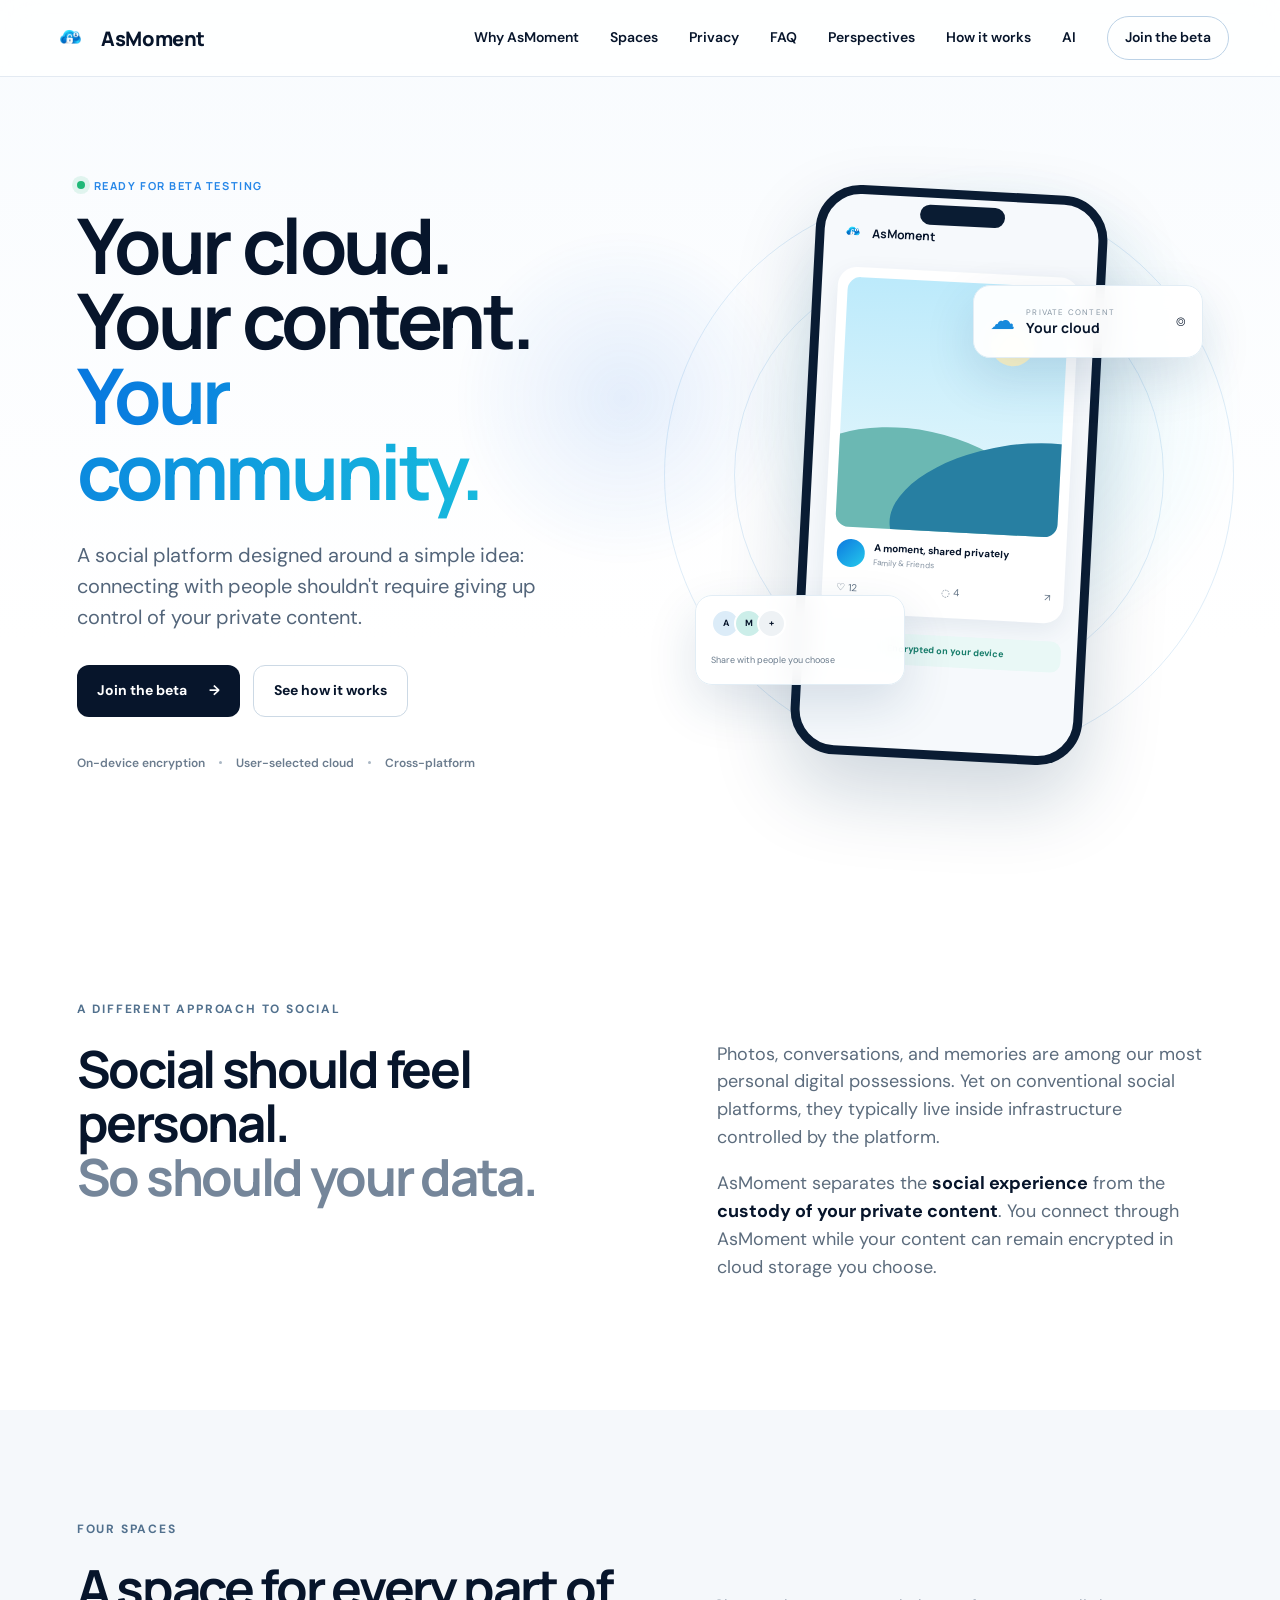
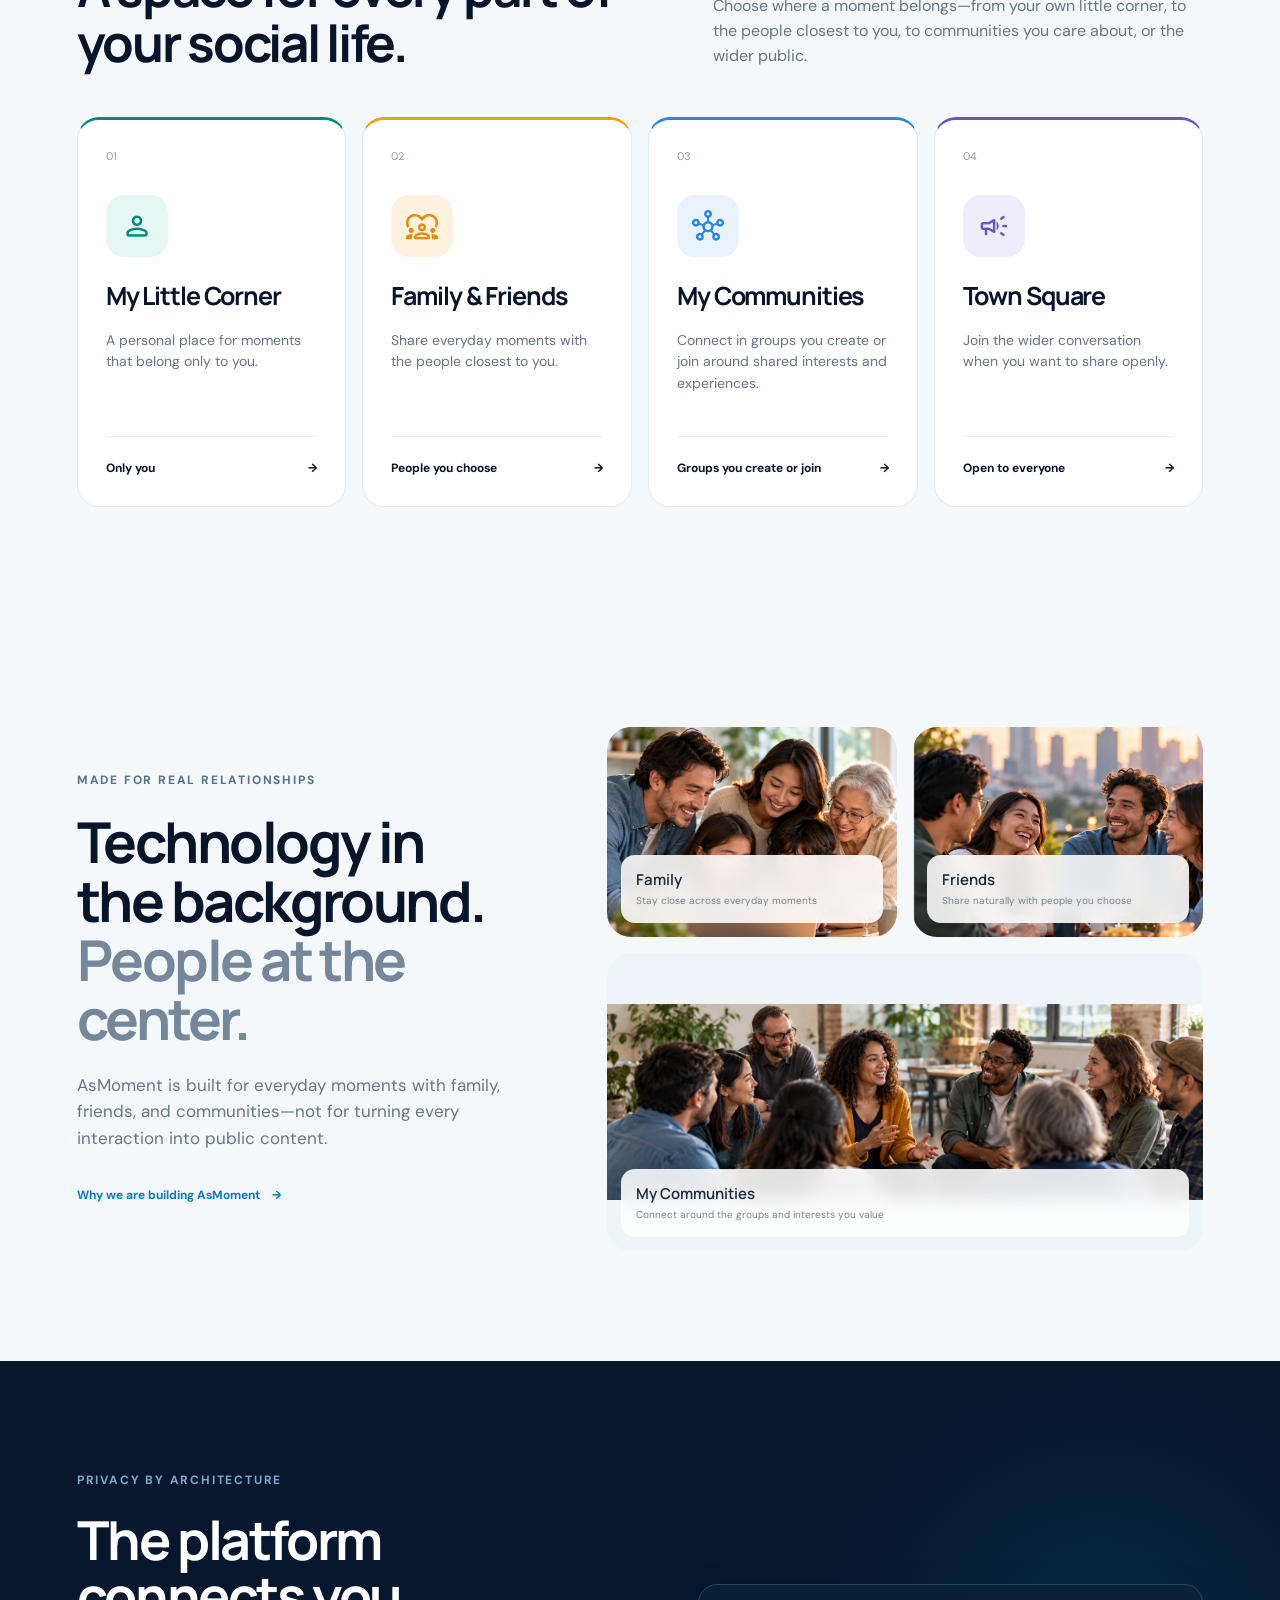
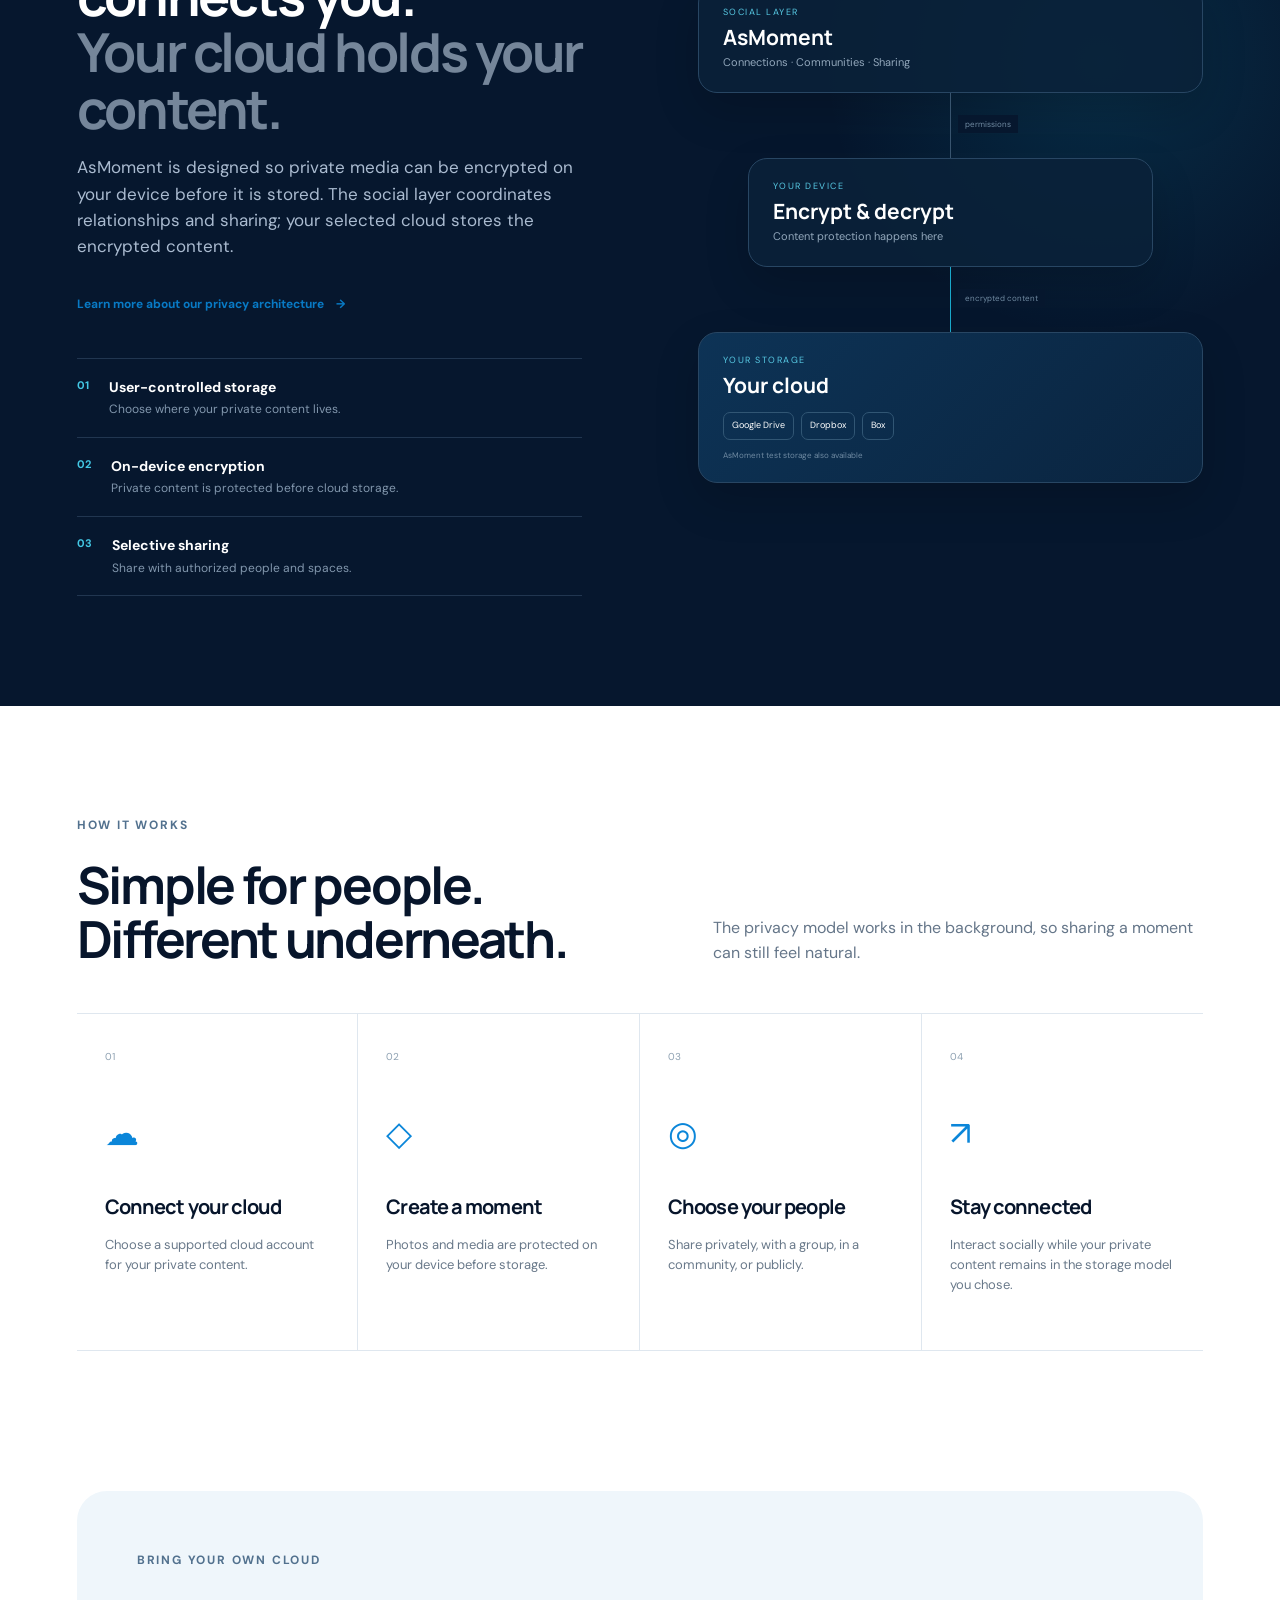
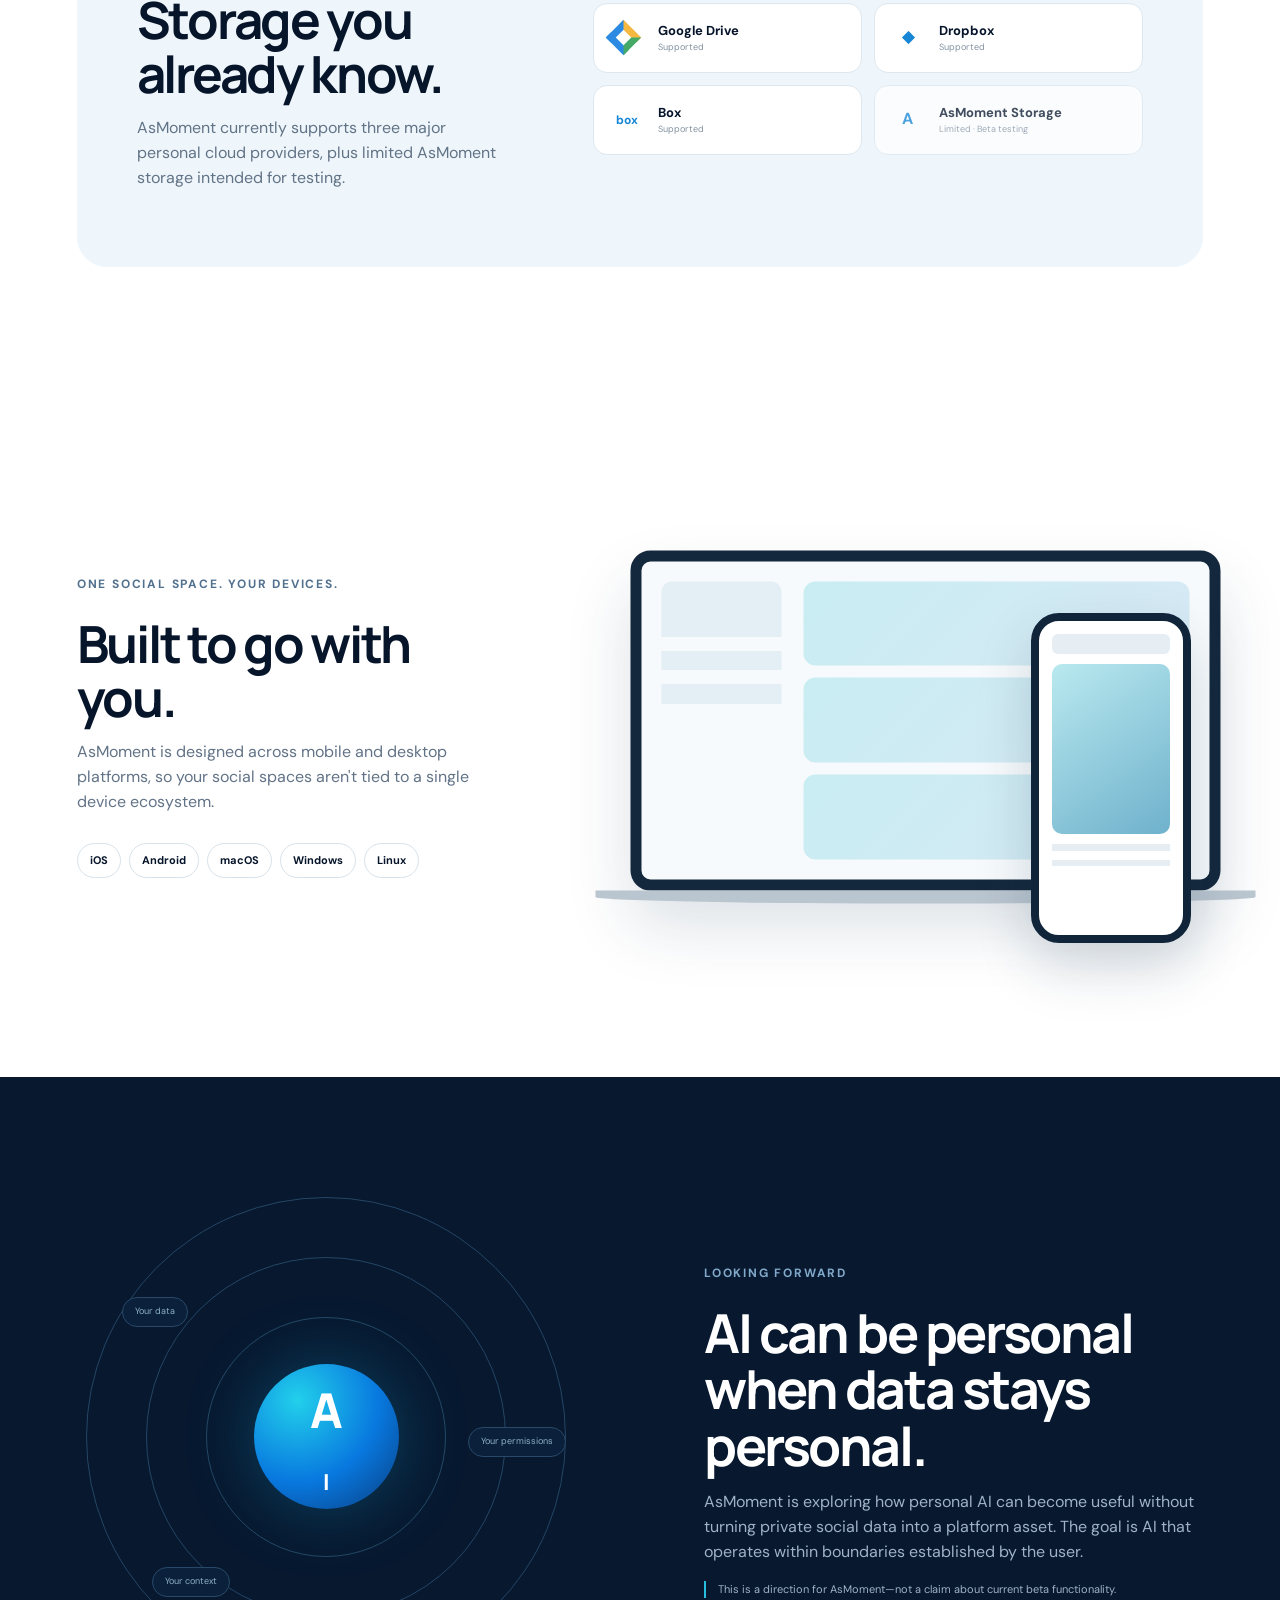
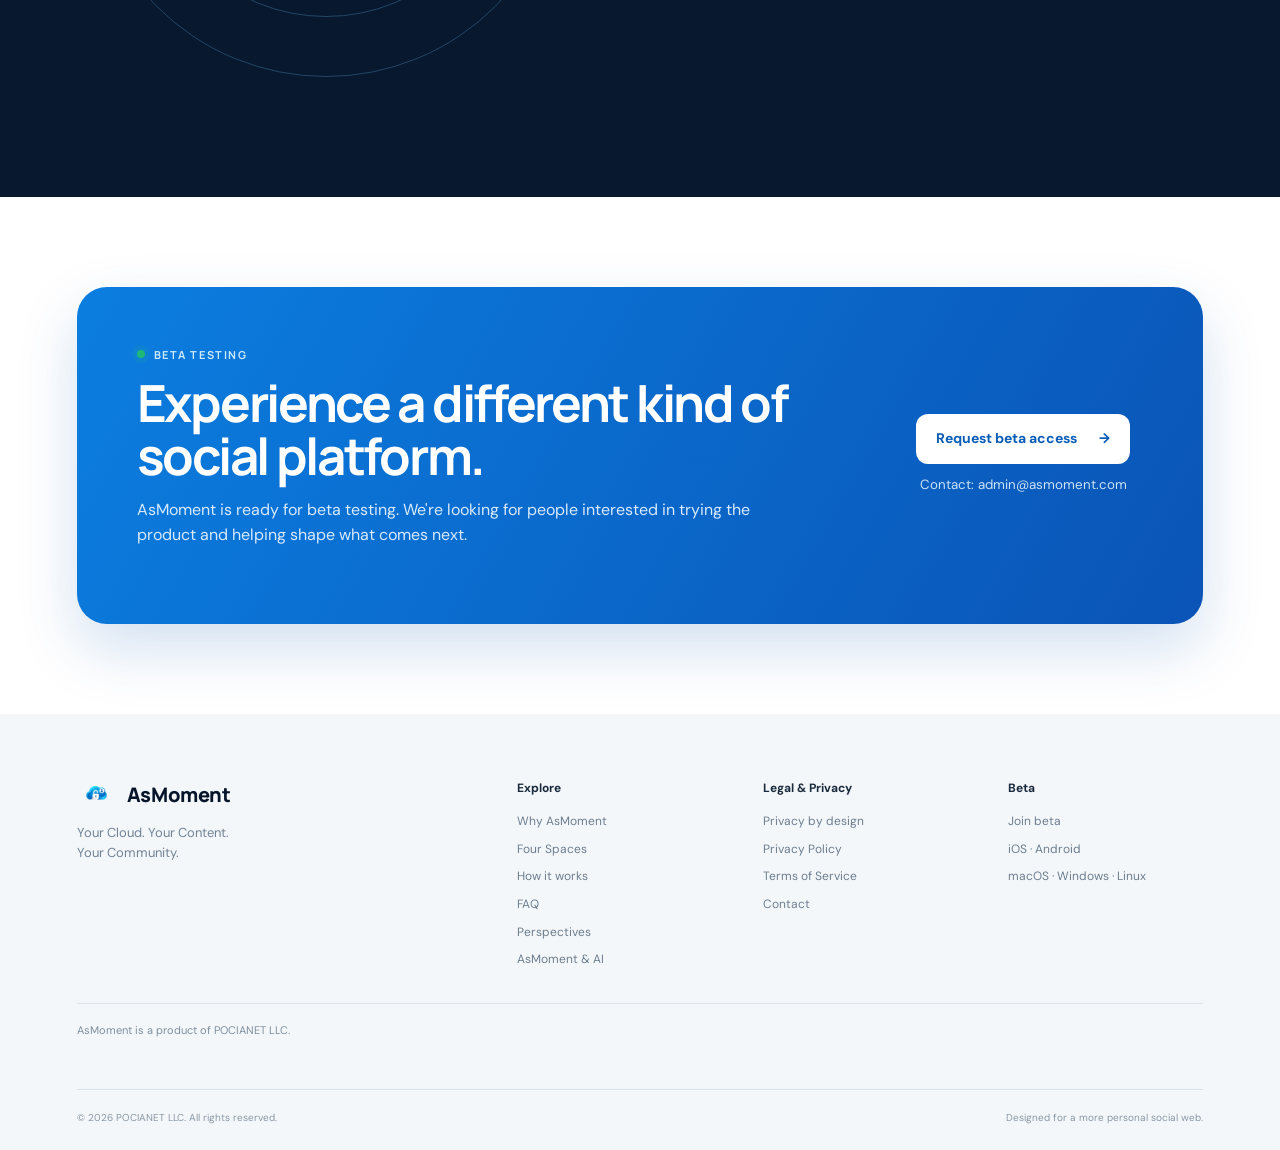
<file: index.html>
<!doctype html>
<html lang="en">
<head>
  <meta charset="utf-8">
  <meta name="viewport" content="width=device-width, initial-scale=1">
  <meta name="description" content="AsMoment is a privacy-focused social platform where your private content can stay encrypted in cloud storage you control.">
  <meta name="theme-color" content="#07152b">
  <link rel="icon" type="image/png" href="assets/logo/favicon.png">
  <title>AsMoment — Your Cloud. Your Content. Your Community.</title>
  <link rel="preconnect" href="https://fonts.googleapis.com">
  <link rel="preconnect" href="https://fonts.gstatic.com" crossorigin>
  <link href="https://fonts.googleapis.com/css2?family=Material+Symbols+Rounded:opsz,wght,FILL,GRAD@24,500,0,0" rel="stylesheet">
  <link rel="stylesheet" href="css/style.css">
  <script defer src="js/main.js"></script>
</head>
<body>
  <header class="site-header" id="top">
  <div class="nav-wrap">
    <a class="brand" href="index.html" aria-label="AsMoment home">
      <img src="assets/logo/asmoment-logo.png" alt="" class="brand-mark"><span>AsMoment</span>
    </a>
    <button class="menu-toggle" aria-expanded="false" aria-controls="site-nav" aria-label="Open navigation"><span></span><span></span></button>
    <nav id="site-nav" class="site-nav" aria-label="Primary navigation">
      <a href="why-asmoment.html">Why AsMoment</a><a href="index.html#spaces">Spaces</a><a href="privacy.html">Privacy</a><a href="faq.html">FAQ</a><a href="perspectives.html">Perspectives</a><a href="index.html#how">How it works</a><a href="ai.html">AI</a>
      <a class="nav-cta" href="beta.html">Join the beta</a>
    </nav>
  </div>
</header>

  <main>
    <section class="hero section">
      <div class="hero-glow glow-one"></div>
      <div class="hero-glow glow-two"></div>
      <div class="hero-copy reveal">
        <div class="eyebrow"><span class="status-dot"></span> Ready for beta testing</div>
        <h1>Your cloud.<br>Your content.<br><span>Your community.</span></h1>
        <p class="hero-lede">A social platform designed around a simple idea: connecting with people shouldn't require giving up control of your private content.</p>
        <div class="hero-actions">
          <a class="button primary" href="beta.html">Join the beta <span>→</span></a>
          <a class="button ghost" href="#how">See how it works</a>
        </div>
        <div class="hero-trust">
          <span>On-device encryption</span>
          <i></i><span>User-selected cloud</span>
          <i></i><span>Cross-platform</span>
        </div>
      </div>

      <div class="hero-visual reveal" aria-label="Conceptual diagram showing AsMoment connecting people while encrypted content stays in the user's cloud">
        <div class="visual-orbit orbit-a"></div>
        <div class="visual-orbit orbit-b"></div>
        <div class="phone-shell">
          <div class="phone-top"></div>
          <div class="mini-brand"><img src="assets/logo/asmoment-logo.png" alt=""><span>AsMoment</span></div>
          <div class="moment-card">
            <div class="moment-image">
              <span class="sun"></span><span class="hill hill-a"></span><span class="hill hill-b"></span>
            </div>
            <div class="moment-meta"><span class="avatar"></span><div><b>A moment, shared privately</b><small>Family & Friends</small></div></div>
            <div class="moment-actions"><span>♡ 12</span><span>◌ 4</span><span>↗</span></div>
          </div>
          <div class="encrypt-pill">⌁ &nbsp; Encrypted on your device</div>
        </div>
        <div class="cloud-card">
          <span class="cloud-icon">☁</span>
          <div><small>PRIVATE CONTENT</small><strong>Your cloud</strong></div>
          <span class="lock">⌾</span>
        </div>
        <div class="people-card">
          <div class="faces"><span>A</span><span>M</span><span>+</span></div>
          <small>Share with people you choose</small>
        </div>
      </div>
    </section>

    <section class="statement section" id="why">
      <div class="section-label reveal">A different approach to social</div>
      <div class="statement-grid">
        <h2 class="reveal">Social should feel personal.<br><span>So should your data.</span></h2>
        <div class="statement-copy reveal">
          <p>Photos, conversations, and memories are among our most personal digital possessions. Yet on conventional social platforms, they typically live inside infrastructure controlled by the platform.</p>
          <p>AsMoment separates the <strong>social experience</strong> from the <strong>custody of your private content</strong>. You connect through AsMoment while your content can remain encrypted in cloud storage you choose.</p>
        </div>
      </div>
    </section>

    <section class="spaces section" id="spaces">
      <div class="section-heading reveal">
        <div>
          <div class="section-label">Four spaces</div>
          <h2>A space for every part of your social life.</h2>
        </div>
        <p>Choose where a moment belongs—from your own little corner, to the people closest to you, to communities you care about, or the wider public.</p>
      </div>
      <div class="space-grid">
        <article class="space-card corner reveal">
          <div class="space-no">01</div><div class="space-icon"><span class="material-symbols-rounded">person</span></div>
          <h3>My Little Corner</h3><p>A personal place for moments that belong only to you.</p>
          <div class="card-foot">Only you <span>→</span></div>
        </article>
        <article class="space-card family reveal">
          <div class="space-no">02</div><div class="space-icon"><span class="material-symbols-rounded">diversity_1</span></div>
          <h3>Family & Friends</h3><p>Share everyday moments with the people closest to you.</p>
          <div class="card-foot">People you choose <span>→</span></div>
        </article>
        <article class="space-card community reveal">
          <div class="space-no">03</div><div class="space-icon"><span class="material-symbols-rounded">hub</span></div>
          <h3>My Communities</h3><p>Connect in groups you create or join around shared interests and experiences.</p>
          <div class="card-foot">Groups you create or join <span>→</span></div>
        </article>
        <article class="space-card square reveal">
          <div class="space-no">04</div><div class="space-icon"><span class="material-symbols-rounded">campaign</span></div>
          <h3>Town Square</h3><p>Join the wider conversation when you want to share openly.</p>
          <div class="card-foot">Open to everyone <span>→</span></div>
        </article>
      </div>
    </section>

    <section class="human-story section" aria-label="People and moments">
      <div class="human-story-copy reveal">
        <div class="section-label">Made for real relationships</div>
        <h2>Technology in the background.<br><span>People at the center.</span></h2>
        <p>AsMoment is built for everyday moments with family, friends, and communities—not for turning every interaction into public content.</p>
        <a class="text-link" href="why-asmoment.html">Why we are building AsMoment <span>→</span></a>
      </div>
      <div class="human-photo-grid reveal" aria-label="Family, friends, and community moments">
        <figure class="photo-slot photo-family">
          <img src="assets/people/family.webp" alt="A family sharing a moment together at home">
          <figcaption><b>Family</b><span>Stay close across everyday moments</span></figcaption>
        </figure>
        <figure class="photo-slot photo-friends">
          <img src="assets/people/friends.webp" alt="Friends enjoying time together">
          <figcaption><b>Friends</b><span>Share naturally with people you choose</span></figcaption>
        </figure>
        <figure class="photo-slot photo-community">
          <img src="assets/people/community.webp" alt="A community group gathering and talking together">
          <figcaption><b>My Communities</b><span>Connect around the groups and interests you value</span></figcaption>
        </figure>
      </div>
    </section>

    <section class="architecture section" id="privacy">
      <div class="arch-copy reveal">
        <div class="section-label light">Privacy by architecture</div>
        <h2>The platform connects you.<br><span>Your cloud holds your content.</span></h2>
        <p>AsMoment is designed so private media can be encrypted on your device before it is stored. The social layer coordinates relationships and sharing; your selected cloud stores the encrypted content.</p>
        <a class="text-link" href="privacy.html">Learn more about our privacy architecture <span>→</span></a>
        <div class="principles">
          <div><b>01</b><span><strong>User-controlled storage</strong><small>Choose where your private content lives.</small></span></div>
          <div><b>02</b><span><strong>On-device encryption</strong><small>Private content is protected before cloud storage.</small></span></div>
          <div><b>03</b><span><strong>Selective sharing</strong><small>Share with authorized people and spaces.</small></span></div>
        </div>
      </div>
      <div class="arch-diagram reveal">
        <div class="arch-node social"><small>SOCIAL LAYER</small><strong>AsMoment</strong><span>Connections · Communities · Sharing</span></div>
        <div class="flow-line"><span>permissions</span></div>
        <div class="arch-node device"><small>YOUR DEVICE</small><strong>Encrypt & decrypt</strong><span>Content protection happens here</span></div>
        <div class="flow-line secure"><span>encrypted content</span></div>
        <div class="arch-node cloud"><small>YOUR STORAGE</small><strong>Your cloud</strong>
          <div class="provider-row"><span>Google Drive</span><span>Dropbox</span><span>Box</span></div>
          <em>AsMoment test storage also available</em>
        </div>
      </div>
    </section>

    <section class="how section" id="how">
      <div class="section-heading reveal">
        <div><div class="section-label">How it works</div><h2>Simple for people.<br>Different underneath.</h2></div>
        <p>The privacy model works in the background, so sharing a moment can still feel natural.</p>
      </div>
      <div class="steps">
        <article class="step reveal"><div class="step-num">01</div><div class="step-glyph">☁</div><h3>Connect your cloud</h3><p>Choose a supported cloud account for your private content.</p></article>
        <article class="step reveal"><div class="step-num">02</div><div class="step-glyph">◇</div><h3>Create a moment</h3><p>Photos and media are protected on your device before storage.</p></article>
        <article class="step reveal"><div class="step-num">03</div><div class="step-glyph">◎</div><h3>Choose your people</h3><p>Share privately, with a group, in a community, or publicly.</p></article>
        <article class="step reveal"><div class="step-num">04</div><div class="step-glyph">↗</div><h3>Stay connected</h3><p>Interact socially while your private content remains in the storage model you chose.</p></article>
      </div>
    </section>

    <section class="clouds section">
      <div class="clouds-panel reveal">
        <div>
          <div class="section-label">Bring your own cloud</div>
          <h2>Storage you already know.</h2>
          <p>AsMoment currently supports three major personal cloud providers, plus limited AsMoment storage intended for testing.</p>
        </div>
        <div class="provider-grid">
          <div class="provider"><span class="gdrive"></span><strong>Google Drive</strong><small>Supported</small></div>
          <div class="provider"><span class="dropbox">◆</span><strong>Dropbox</strong><small>Supported</small></div>
          <div class="provider"><span class="boxlogo">box</span><strong>Box</strong><small>Supported</small></div>
          <div class="provider muted"><span class="asmini">A</span><strong>AsMoment Storage</strong><small>Limited · Beta testing</small></div>
        </div>
      </div>
    </section>

    <section class="devices section">
      <div class="device-copy reveal">
        <div class="section-label">One social space. Your devices.</div>
        <h2>Built to go with you.</h2>
        <p>AsMoment is designed across mobile and desktop platforms, so your social spaces aren't tied to a single device ecosystem.</p>
        <div class="os-list"><span>iOS</span><span>Android</span><span>macOS</span><span>Windows</span><span>Linux</span></div>
      </div>
      <div class="device-art reveal">
        <div class="laptop"><div class="laptop-screen"><div class="mock-sidebar"></div><div class="mock-feed"><i></i><i></i><i></i></div></div><div class="laptop-base"></div></div>
        <div class="mobile"><div class="mobile-screen"><div class="mock-top"></div><div class="mock-photo"></div><div class="mock-lines"></div></div></div>
      </div>
    </section>

    <section class="ai section" id="ai">
      <div class="ai-visual reveal">
        <div class="ai-core">A<span>I</span></div>
        <div class="ai-ring r1"></div><div class="ai-ring r2"></div><div class="ai-ring r3"></div>
        <span class="ai-tag tag1">Your data</span><span class="ai-tag tag2">Your permissions</span><span class="ai-tag tag3">Your context</span>
      </div>
      <div class="ai-copy reveal">
        <div class="section-label light">Looking forward</div>
        <h2>AI can be personal<br>when data stays personal.</h2>
        <p>AsMoment is exploring how personal AI can become useful without turning private social data into a platform asset. The goal is AI that operates within boundaries established by the user.</p>
        <p class="future-note">This is a direction for AsMoment—not a claim about current beta functionality.</p>
      </div>
    </section>

    <section class="beta section" id="beta">
      <div class="beta-panel reveal">
        <div class="beta-copy">
          <div class="eyebrow"><span class="status-dot"></span> Beta testing</div>
          <h2>Experience a different kind of social platform.</h2>
          <p>AsMoment is ready for beta testing. We're looking for people interested in trying the product and helping shape what comes next.</p>
        </div>
        <div class="beta-action">
          <a class="button primary light-button" href="mailto:admin@asmoment.com?subject=AsMoment%20Beta%20Testing">Request beta access <span>→</span></a>
          <small>Contact: admin@asmoment.com</small>
        </div>
      </div>
    </section>
  </main>

  <footer class="footer">
  <div class="footer-main">
    <div class="footer-brand">
      <a class="brand" href="index.html"><img src="assets/logo/asmoment-logo.png" alt="" class="brand-mark"><span>AsMoment</span></a>
      <p>Your Cloud. Your Content.<br>Your Community.</p>
    </div>
    <div class="footer-col"><strong>Explore</strong><a href="why-asmoment.html">Why AsMoment</a><a href="index.html#spaces">Four Spaces</a><a href="index.html#how">How it works</a><a href="faq.html">FAQ</a><a href="perspectives.html">Perspectives</a><a href="ai.html">AsMoment & AI</a></div>
    <div class="footer-col"><strong>Legal & Privacy</strong><a href="privacy.html">Privacy by design</a><a href="Footer/privacy.html">Privacy Policy</a><a href="Footer/terms.html">Terms of Service</a><a href="mailto:admin@asmoment.com">Contact</a></div>
    <div class="footer-col"><strong>Beta</strong><a href="beta.html">Join beta</a><span>iOS · Android</span><span>macOS · Windows · Linux</span></div>
  </div>
  <p class="company-line">AsMoment is a product of POCIANET LLC.</p>
  <div class="footer-bottom"><span>© <span id="year"></span> POCIANET LLC. All rights reserved.</span><span>Designed for a more personal social web.</span></div>
</footer>
</body>
</html>
</file>
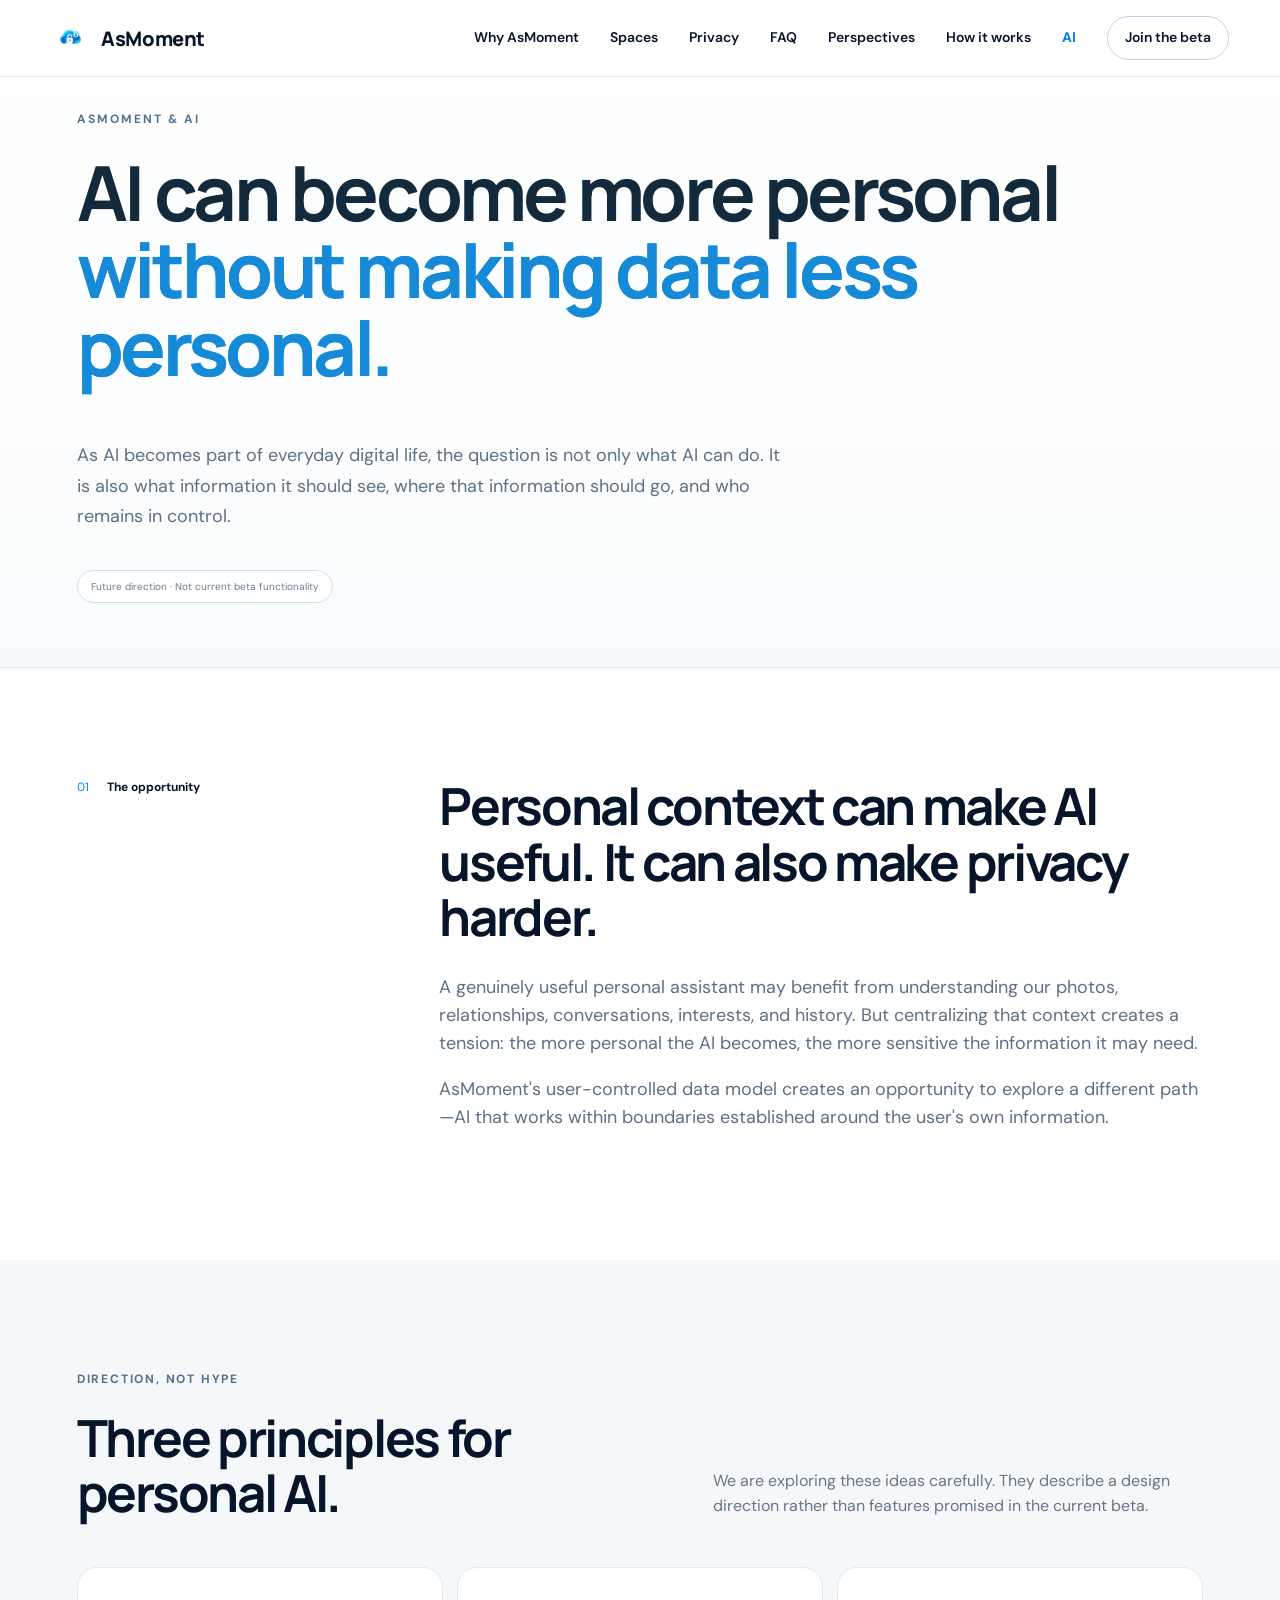
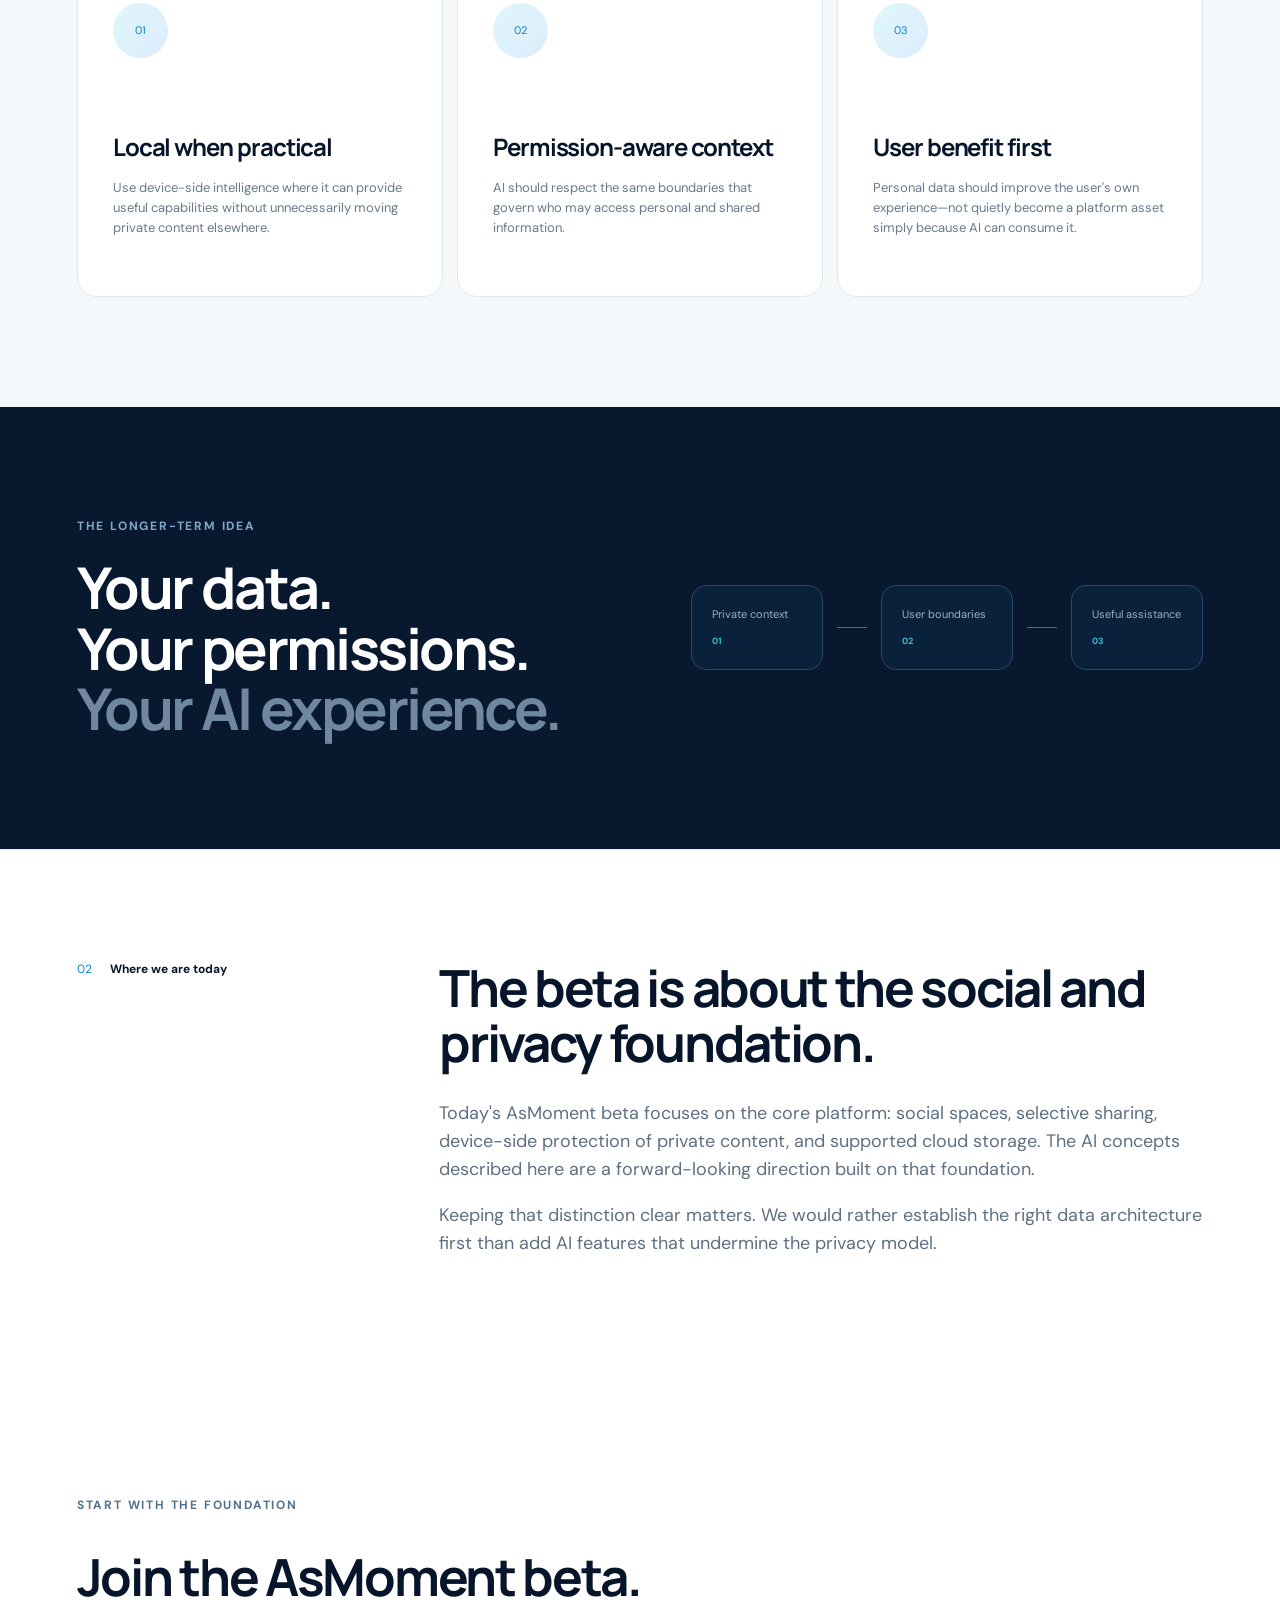
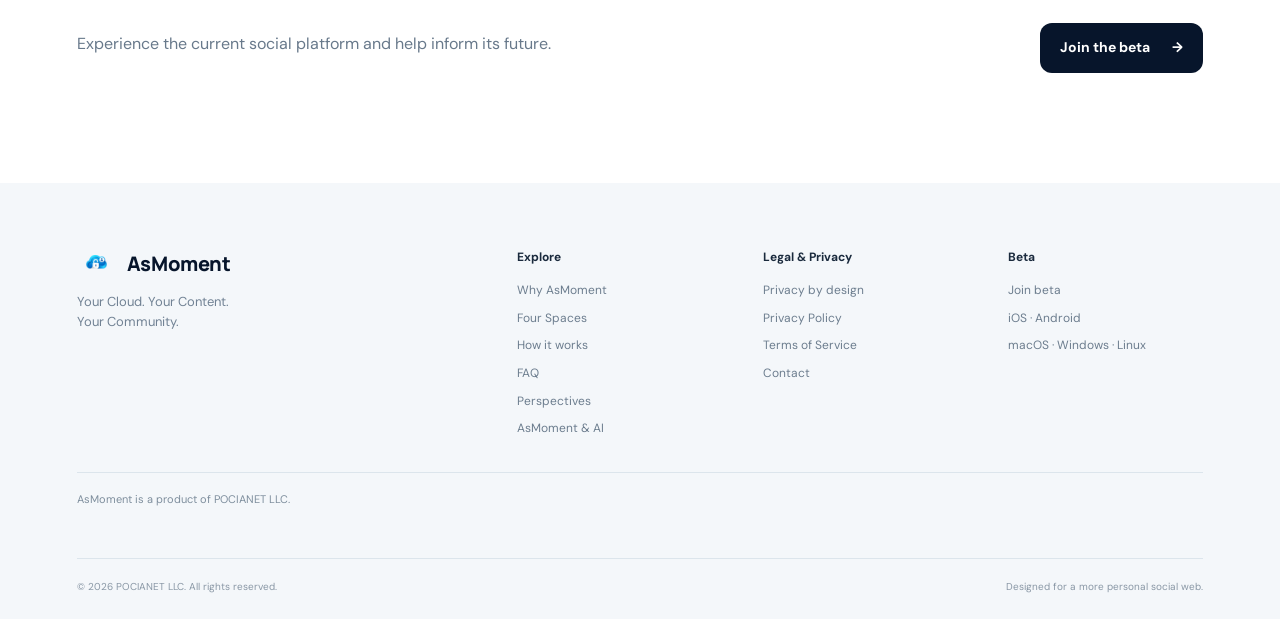
<file: ai.html>
<!doctype html><html lang="en"><head><meta charset="utf-8">
  <meta name="viewport" content="width=device-width, initial-scale=1">
  <meta name="description" content="AsMoment's direction for personal AI: useful intelligence that works within user-defined boundaries for private social data.">
  <meta name="theme-color" content="#07152b">
  <meta property="og:title" content="AsMoment & AI — Personal Intelligence, Personal Boundaries">
  <meta property="og:description" content="AsMoment's direction for personal AI: useful intelligence that works within user-defined boundaries for private social data.">
  <meta property="og:type" content="website">
  <link rel="icon" type="image/png" href="assets/logo/favicon.png">
  <title>AsMoment & AI — Personal Intelligence, Personal Boundaries</title>
  <link rel="preconnect" href="https://fonts.googleapis.com">
  <link rel="preconnect" href="https://fonts.gstatic.com" crossorigin>
  <link href="https://fonts.googleapis.com/css2?family=Material+Symbols+Rounded:opsz,wght,FILL,GRAD@24,500,0,0" rel="stylesheet">
  <link rel="stylesheet" href="css/style.css">
  <script defer src="js/main.js"></script></head><body>
<header class="site-header" id="top">
  <div class="nav-wrap">
    <a class="brand" href="index.html" aria-label="AsMoment home">
      <img src="assets/logo/asmoment-logo.png" alt="" class="brand-mark"><span>AsMoment</span>
    </a>
    <button class="menu-toggle" aria-expanded="false" aria-controls="site-nav" aria-label="Open navigation"><span></span><span></span></button>
    <nav id="site-nav" class="site-nav" aria-label="Primary navigation">
      <a href="why-asmoment.html">Why AsMoment</a><a href="index.html#spaces">Spaces</a><a href="privacy.html">Privacy</a><a href="faq.html">FAQ</a><a href="perspectives.html">Perspectives</a><a href="index.html#how">How it works</a><a href="ai.html" class="active">AI</a>
      <a class="nav-cta" href="beta.html">Join the beta</a>
    </nav>
  </div>
</header>
<main>
<section class="page-hero section ai-page-hero">
 <div class="page-kicker reveal">AsMoment & AI</div>
 <h1 class="page-title reveal">AI can become more personal<br><span>without making data less personal.</span></h1>
 <p class="page-lede reveal">As AI becomes part of everyday digital life, the question is not only what AI can do. It is also what information it should see, where that information should go, and who remains in control.</p>
 <div class="future-badge reveal">Future direction · Not current beta functionality</div>
</section>
<section class="editorial section">
 <div class="editorial-aside reveal"><span>01</span><strong>The opportunity</strong></div>
 <div class="editorial-body reveal"><h2>Personal context can make AI useful. It can also make privacy harder.</h2><p>A genuinely useful personal assistant may benefit from understanding our photos, relationships, conversations, interests, and history. But centralizing that context creates a tension: the more personal the AI becomes, the more sensitive the information it may need.</p><p>AsMoment's user-controlled data model creates an opportunity to explore a different path—AI that works within boundaries established around the user's own information.</p></div>
</section>
<section class="ai-principles section">
 <div class="section-heading reveal"><div><div class="section-label">Direction, not hype</div><h2>Three principles for<br>personal AI.</h2></div><p>We are exploring these ideas carefully. They describe a design direction rather than features promised in the current beta.</p></div>
 <div class="ai-principle-grid">
  <article class="ai-principle reveal"><div class="orb">01</div><h3>Local when practical</h3><p>Use device-side intelligence where it can provide useful capabilities without unnecessarily moving private content elsewhere.</p></article>
  <article class="ai-principle reveal"><div class="orb">02</div><h3>Permission-aware context</h3><p>AI should respect the same boundaries that govern who may access personal and shared information.</p></article>
  <article class="ai-principle reveal"><div class="orb">03</div><h3>User benefit first</h3><p>Personal data should improve the user's own experience—not quietly become a platform asset simply because AI can consume it.</p></article>
 </div>
</section>
<section class="split-dark section">
 <div class="reveal"><div class="section-label light">The longer-term idea</div><h2>Your data.<br>Your permissions.<br><span>Your AI experience.</span></h2></div>
 <div class="ai-flow-card reveal"><div><span>Private context</span><b>01</b></div><i></i><div><span>User boundaries</span><b>02</b></div><i></i><div><span>Useful assistance</span><b>03</b></div></div>
</section>
<section class="editorial section">
 <div class="editorial-aside reveal"><span>02</span><strong>Where we are today</strong></div>
 <div class="editorial-body reveal"><h2>The beta is about the social and privacy foundation.</h2><p>Today's AsMoment beta focuses on the core platform: social spaces, selective sharing, device-side protection of private content, and supported cloud storage. The AI concepts described here are a forward-looking direction built on that foundation.</p><p>Keeping that distinction clear matters. We would rather establish the right data architecture first than add AI features that undermine the privacy model.</p></div>
</section>
<section class="page-cta section reveal"><div><div class="section-label">Start with the foundation</div><h2>Join the AsMoment beta.</h2><p>Experience the current social platform and help inform its future.</p></div><a class="button primary" href="beta.html">Join the beta <span>→</span></a></section>
</main><footer class="footer">
  <div class="footer-main">
    <div class="footer-brand">
      <a class="brand" href="index.html"><img src="assets/logo/asmoment-logo.png" alt="" class="brand-mark"><span>AsMoment</span></a>
      <p>Your Cloud. Your Content.<br>Your Community.</p>
    </div>
    <div class="footer-col"><strong>Explore</strong><a href="why-asmoment.html">Why AsMoment</a><a href="index.html#spaces">Four Spaces</a><a href="index.html#how">How it works</a><a href="faq.html">FAQ</a><a href="perspectives.html">Perspectives</a><a href="ai.html">AsMoment & AI</a></div>
    <div class="footer-col"><strong>Legal & Privacy</strong><a href="privacy.html">Privacy by design</a><a href="Footer/privacy.html">Privacy Policy</a><a href="Footer/terms.html">Terms of Service</a><a href="mailto:admin@asmoment.com">Contact</a></div>
    <div class="footer-col"><strong>Beta</strong><a href="beta.html">Join beta</a><span>iOS · Android</span><span>macOS · Windows · Linux</span></div>
  </div>
  <p class="company-line">AsMoment is a product of POCIANET LLC.</p>
  <div class="footer-bottom"><span>© <span id="year"></span> POCIANET LLC. All rights reserved.</span><span>Designed for a more personal social web.</span></div>
</footer></body></html>
</file>
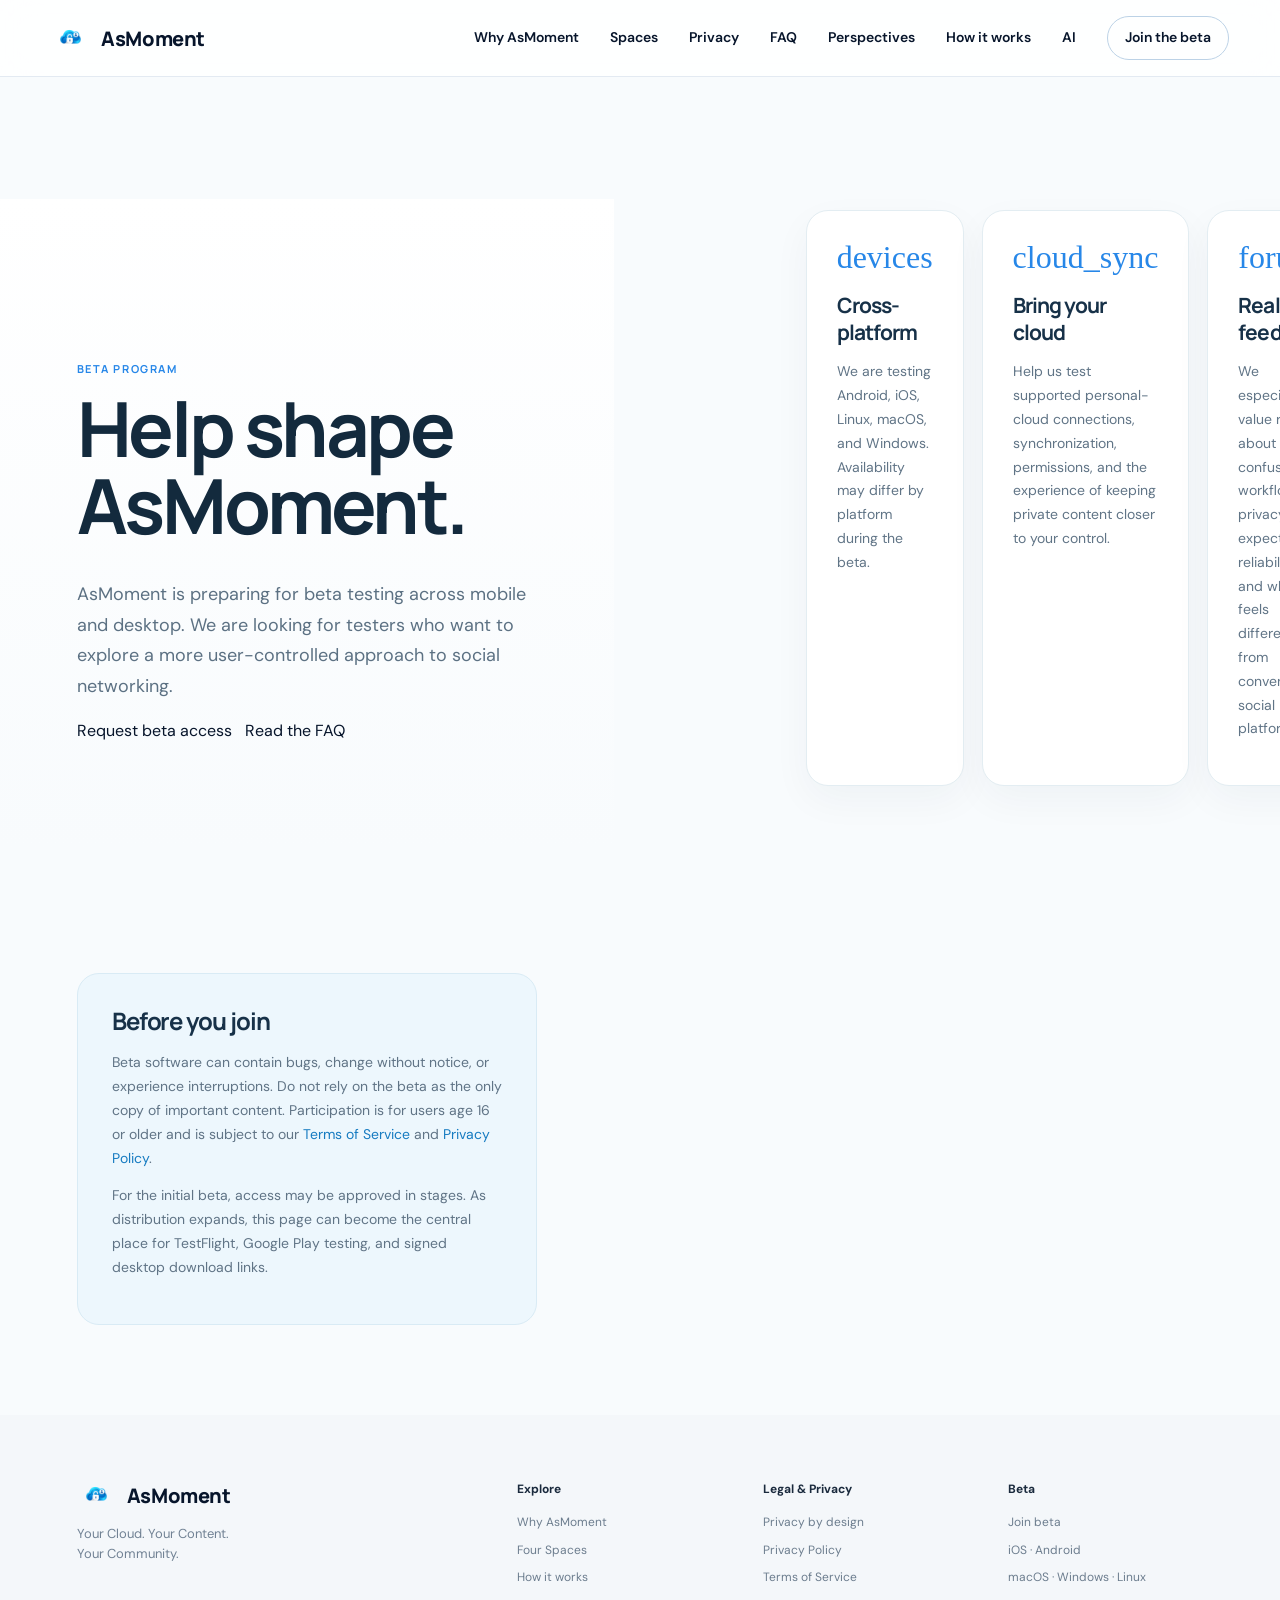
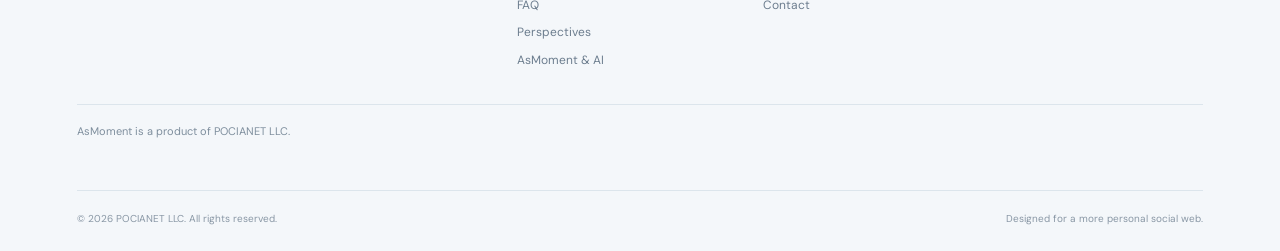
<file: beta.html>
<!doctype html>
<html lang="en">
<head>
<meta charset="utf-8">
<meta name="viewport" content="width=device-width,initial-scale=1">
<title>Join the Beta | AsMoment</title>
<meta name="description" content="Join the AsMoment beta testing program.">
<link rel="stylesheet" href="css/style.css">
</head>
<body>

<header class="site-header" id="top">
  <div class="nav-wrap">
    <a class="brand" href="index.html" aria-label="AsMoment home">
      <img src="assets/logo/asmoment-logo.png" alt="" class="brand-mark"><span>AsMoment</span>
    </a>
    <button class="menu-toggle" aria-expanded="false" aria-controls="site-nav" aria-label="Open navigation"><span></span><span></span></button>
    <nav id="site-nav" class="site-nav" aria-label="Primary navigation">
      <a href="why-asmoment.html">Why AsMoment</a><a href="index.html#spaces">Spaces</a><a href="privacy.html">Privacy</a><a href="faq.html">FAQ</a><a href="perspectives.html">Perspectives</a><a href="index.html#how">How it works</a><a href="ai.html">AI</a>
      <a class="nav-cta" href="beta.html">Join the beta</a>
    </nav>
  </div>
</header>

<main class="content-page beta-page">
  <section class="page-hero">
    <div class="container narrow">
      <p class="eyebrow">Beta program</p>
      <h1>Help shape AsMoment.</h1>
      <p class="page-lede">AsMoment is preparing for beta testing across mobile and desktop. We are looking for testers who want to explore a more user-controlled approach to social networking.</p>
      <div class="hero-actions"><a class="btn primary" href="mailto:admin@asmoment.com?subject=AsMoment%20Beta%20Access">Request beta access</a><a class="btn secondary" href="faq.html">Read the FAQ</a></div>
    </div>
  </section>
  <section class="container beta-grid">
    <article class="info-card"><span class="material-symbols-rounded">devices</span><h2>Cross-platform</h2><p>We are testing Android, iOS, Linux, macOS, and Windows. Availability may differ by platform during the beta.</p></article>
    <article class="info-card"><span class="material-symbols-rounded">cloud_sync</span><h2>Bring your cloud</h2><p>Help us test supported personal-cloud connections, synchronization, permissions, and the experience of keeping private content closer to your control.</p></article>
    <article class="info-card"><span class="material-symbols-rounded">forum</span><h2>Real feedback</h2><p>We especially value reports about confusing workflows, privacy expectations, reliability, and what feels different from conventional social platforms.</p></article>
  </section>
  <section class="container narrow beta-note">
    <h2>Before you join</h2>
    <p>Beta software can contain bugs, change without notice, or experience interruptions. Do not rely on the beta as the only copy of important content. Participation is for users age 16 or older and is subject to our <a href="Footer/terms.html">Terms of Service</a> and <a href="Footer/privacy.html">Privacy Policy</a>.</p>
    <p>For the initial beta, access may be approved in stages. As distribution expands, this page can become the central place for TestFlight, Google Play testing, and signed desktop download links.</p>
  </section>
</main>


<footer class="footer">
  <div class="footer-main">
    <div class="footer-brand">
      <a class="brand" href="index.html"><img src="assets/logo/asmoment-logo.png" alt="" class="brand-mark"><span>AsMoment</span></a>
      <p>Your Cloud. Your Content.<br>Your Community.</p>
    </div>
    <div class="footer-col"><strong>Explore</strong><a href="why-asmoment.html">Why AsMoment</a><a href="index.html#spaces">Four Spaces</a><a href="index.html#how">How it works</a><a href="faq.html">FAQ</a><a href="perspectives.html">Perspectives</a><a href="ai.html">AsMoment & AI</a></div>
    <div class="footer-col"><strong>Legal & Privacy</strong><a href="privacy.html">Privacy by design</a><a href="Footer/privacy.html">Privacy Policy</a><a href="Footer/terms.html">Terms of Service</a><a href="mailto:admin@asmoment.com">Contact</a></div>
    <div class="footer-col"><strong>Beta</strong><a href="beta.html">Join beta</a><span>iOS · Android</span><span>macOS · Windows · Linux</span></div>
  </div>
  <p class="company-line">AsMoment is a product of POCIANET LLC.</p>
  <div class="footer-bottom"><span>© <span id="year"></span> POCIANET LLC. All rights reserved.</span><span>Designed for a more personal social web.</span></div>
</footer>
<script src="js/main.js"></script>
</body>
</html>
</file>
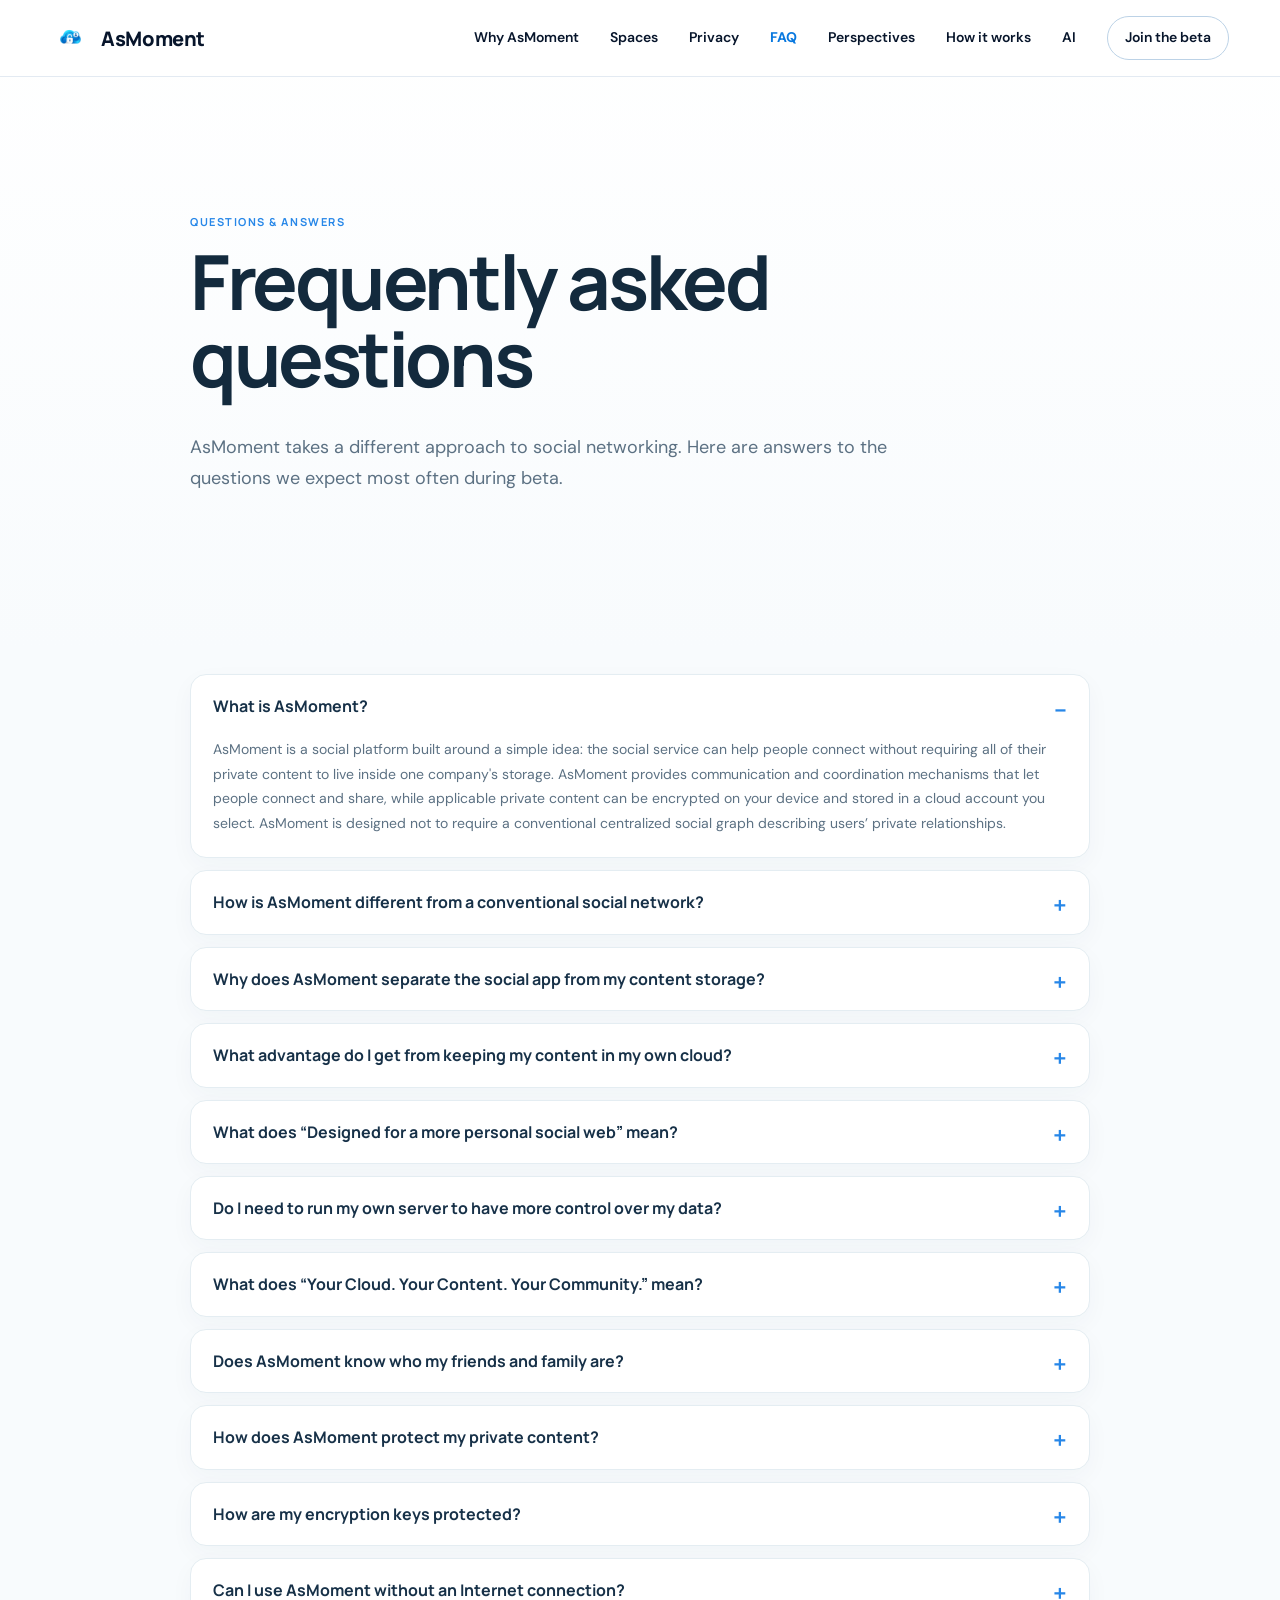
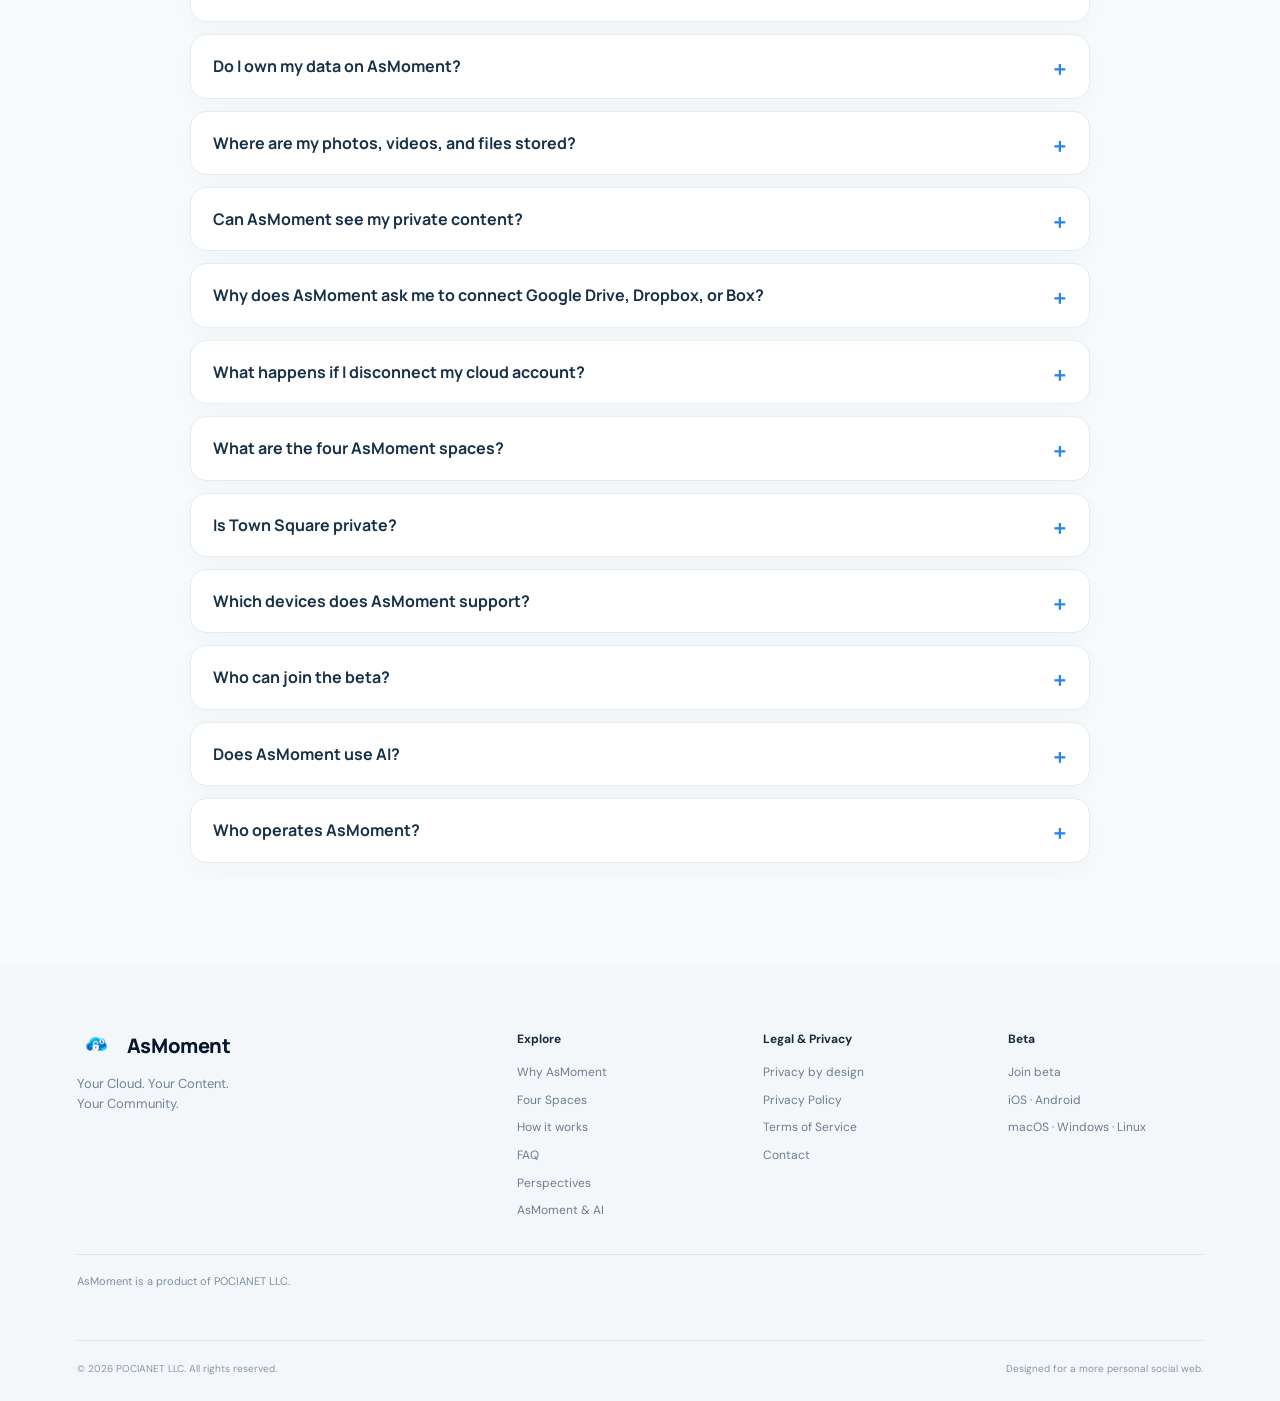
<file: faq.html>
<!doctype html>
<html lang="en">
<head>
<meta charset="utf-8">
<meta name="viewport" content="width=device-width,initial-scale=1">
<title>FAQ | AsMoment</title>
<meta name="description" content="Frequently asked questions about AsMoment, privacy, storage, spaces, and beta access.">
<link rel="stylesheet" href="css/style.css">
</head>
<body>

<header class="site-header" id="top">
  <div class="nav-wrap">
    <a class="brand" href="index.html" aria-label="AsMoment home">
      <img src="assets/logo/asmoment-logo.png" alt="" class="brand-mark"><span>AsMoment</span>
    </a>
    <button class="menu-toggle" aria-expanded="false" aria-controls="site-nav" aria-label="Open navigation"><span></span><span></span></button>
    <nav id="site-nav" class="site-nav" aria-label="Primary navigation">
      <a href="why-asmoment.html">Why AsMoment</a><a href="index.html#spaces">Spaces</a><a href="privacy.html">Privacy</a><a href="faq.html" class="active">FAQ</a><a href="perspectives.html">Perspectives</a><a href="index.html#how">How it works</a><a href="ai.html">AI</a>
      <a class="nav-cta" href="beta.html">Join the beta</a>
    </nav>
  </div>
</header>

<main class="content-page faq-page">
  <section class="page-hero compact-hero">
    <div class="container narrow">
      <p class="eyebrow">Questions & answers</p>
      <h1>Frequently asked questions</h1>
      <p class="page-lede">AsMoment takes a different approach to social networking. Here are answers to the questions we expect most often during beta.</p>
    </div>
  </section>
  <section class="container narrow faq-list">
    <details open><summary>What is AsMoment?</summary><p>AsMoment is a social platform built around a simple idea: the social service can help people connect without requiring all of their private content to live inside one company's storage. AsMoment provides communication and coordination mechanisms that let people connect and share, while applicable private content can be encrypted on your device and stored in a cloud account you select. AsMoment is designed not to require a conventional centralized social graph describing users’ private relationships.</p></details>
    <details><summary>How is AsMoment different from a conventional social network?</summary><p>Most social platforms tightly couple the application and its content storage. AsMoment is designed to separate those roles. The platform facilitates communication and sharing, while private media can use device-side encryption and user-selected storage. AsMoment is designed not to maintain a conventional centralized social graph of users’ private relationships. Limited information may still be processed as necessary for account operation, routing, authorization, security, public features, and service reliability.</p></details>
    <details><summary>Why does AsMoment separate the social app from my content storage?</summary><p>Separating the application from content storage gives users greater independence from the social platform. AsMoment can provide communication and sharing mechanisms without requiring all of your private photos, videos, and files to become part of a centralized social-media repository. For supported workflows, private content can remain encrypted and stored in a cloud account you choose.</p></details>
    <details><summary>What advantage do I get from keeping my content in my own cloud?</summary><p>Think about the photos, videos, conversations, and memories you have accumulated over the years. They are part of your life—not just part of an app. Keeping supported private content in storage you control can give you more <strong>privacy and control</strong>, because your personal content does not have to become part of another social platform’s central collection. It can also give your digital memories greater <strong>continuity</strong>: if an app changes, shuts down, or you simply move on, your personal collection does not have to be tied to that app’s lifecycle. Over time, this approach can also make it easier to keep your digital life together instead of leaving pieces scattered across every social app you have used. Looking ahead, a long-term collection under your control could also provide a better foundation for <strong>personal AI</strong>—allowing AI, with your permission and within your privacy choices, to help organize, understand, and use your own information.</p></details>
    <details><summary>What does “Designed for a more personal social web” mean?</summary><p>To us, “more personal” means putting the person—not the platform—closer to the center of their digital life. Your relationships remain yours. Your private content stays end-to-end encrypted and can be kept in storage you choose. Your memories do not have to be tied to one app or disappear when you stop using it. Over time, the same personal collection could support different applications and, with your permission, personal AI that works for you. AsMoment provides the communication that brings people together, but it is designed so that the platform does not need to own your private content or maintain a conventional social graph of your private relationships. <strong>The apps can change, while your people, your memories, and your data remain with you.</strong></p></details>
    <details><summary>Do I need to run my own server to have more control over my data?</summary><p>No. Traditionally, gaining more control over online data often meant self-hosting an entire service—setting up a server, maintaining software, managing security, and keeping everything running. AsMoment takes a different approach. By separating the social service from personal content storage, it aims to give you meaningful control over where supported private content lives without requiring you to operate an entire social platform yourself. You can use supported personal cloud storage while AsMoment provides the communication infrastructure. This offers a lower-cost, lower-complexity path to some of the data-control benefits people seek from self-hosting. Support for additional user-operated storage options may be added over time.</p></details>
    <details><summary>What does “Your Cloud. Your Content. Your Community.” mean?</summary><p><strong>Your Cloud</strong> means supported private content can be stored with a cloud provider you choose. <strong>Your Content</strong> means you retain ownership of content you create, subject to the rights of others and applicable law. <strong>Your Community</strong> means your social relationships belong to the people involved rather than becoming a social graph that AsMoment needs to own or understand.</p></details>
    <details><summary>Does AsMoment know who my friends and family are?</summary><p>AsMoment is designed to facilitate communication without requiring the service to maintain a conventional centralized social graph of your private relationships. Your relationships are defined and understood by you and the people involved. Like a communication network, AsMoment provides mechanisms for people to communicate without needing to define or own the social meaning of those relationships. Limited routing, authorization, security, or operational metadata may still be processed when necessary to provide the service.</p></details>
    <details><summary>How does AsMoment protect my private content?</summary><p>Your non-public content is <strong>end-to-end encrypted</strong>. Encryption and decryption happen at authorized user endpoints; the AsMoment server does not store or access the encryption keys needed to decrypt your private content. This means AsMoment can help deliver and coordinate sharing without being able to read the protected content itself.</p></details>
    <details><summary>How are my encryption keys protected?</summary><p>You have two choices. By default, if you do not choose a key yourself, AsMoment creates a random encryption key and splits it into separate shares. The shares are kept separately—for example, between your cloud storage and the AsMoment service—so the AsMoment server alone never stores or has access to the complete encryption key. If you prefer, you can choose your own key. In that case, you are responsible for remembering and protecting it. AsMoment can help split your chosen key into shares that you place in locations you select, such as different email accounts, and can help recover the key later from the required shares. This gives you convenient protection by default, with the option for greater personal control.</p></details>
    <details><summary>Can I use AsMoment without an Internet connection?</summary><p>Yes. Once you have signed in, AsMoment is designed to remain useful even when your Internet connection is unavailable. You can continue to access all of your spaces, view information that is already available on your device, and make updates while offline. AsMoment keeps those changes on your device and synchronizes them when you reconnect.</p><p>Being offline naturally has some limitations: you cannot receive new information from other people until you reconnect, so information from others is limited to what was previously cached on your device.</p><p>When AsMoment is closed or running in the background, your device may still receive notifications for time-sensitive communication, such as new chat activity. The notification alerts you that something has arrived without providing access to the detailed private content; open AsMoment to securely access the full information.</p></details>
    <details><summary>Do I own my data on AsMoment?</summary><p>You retain ownership of content you create, subject to the rights of others and applicable law. AsMoment is designed around user control: supported private content can be stored in a cloud account you choose, and the service is designed not to require a centralized social graph describing your private relationships. AsMoment still processes limited information necessary to operate, secure, route, and maintain the service, and public content such as Town Square posts is public by design.</p></details>
    <details><summary>Where are my photos, videos, and files stored?</summary><p>For supported private-content workflows, you can connect a supported personal cloud such as Google Drive, Dropbox, or Box. AsMoment may also provide limited AsMoment-managed storage for testing or selected features. The available choices may change during beta.</p></details>
    <details><summary>Can AsMoment see my private content?</summary><p>AsMoment is designed so applicable private content can be encrypted on your device before it is stored. In those workflows, the service does not need the plaintext content for storage. AsMoment still processes information needed to operate the social service, and content you intentionally publish to public areas such as Town Square is public by design.</p></details>
    <details><summary>Why does AsMoment ask me to connect Google Drive, Dropbox, or Box?</summary><p>The connection lets AsMoment place and retrieve content from the storage provider you choose. The permissions requested depend on the provider and feature. Your cloud account remains subject to that provider's own terms, privacy practices, quotas, and security controls.</p></details>
    <details><summary>What happens if I disconnect my cloud account?</summary><p>Features that depend on that storage connection may no longer be able to retrieve or synchronize the affected content. Disconnecting AsMoment does not necessarily delete files already stored with the cloud provider; you remain responsible for managing those files and the provider account.</p></details>
    <details><summary>What are the four AsMoment spaces?</summary><p><strong>My Little Corner</strong> is for you. <strong>Family & Friends</strong> is for people you choose. <strong>My Communities</strong> supports groups you create or join. <strong>Town Square</strong> is the public space. The spaces make audience and sharing context more explicit.</p></details>
    <details><summary>Is Town Square private?</summary><p>No. Town Square is intended for public sharing. Content posted there should be treated as public and may be viewed, copied, or reshared by others.</p></details>
    <details><summary>Which devices does AsMoment support?</summary><p>AsMoment is being developed with Flutter for Android, iOS, Linux, macOS, and Windows. Feature availability and beta readiness may differ by platform.</p></details>
    <details><summary>Who can join the beta?</summary><p>The beta is intended for people age 16 or older. Access may be limited while we test reliability, privacy controls, cloud integrations, and cross-platform behavior.</p></details>
    <details><summary>Does AsMoment use AI?</summary><p>AI is a future direction for AsMoment rather than the defining feature of the current beta. Our goal is to explore useful personal AI that operates within privacy and permission boundaries established by the user.</p></details>
    <details><summary>Who operates AsMoment?</summary><p>AsMoment is a product of POCIANET LLC, an Iowa limited liability company. Questions can be sent to <a href="mailto:admin@asmoment.com">admin@asmoment.com</a>.</p></details>
  </section>
</main>


<footer class="footer">
  <div class="footer-main">
    <div class="footer-brand">
      <a class="brand" href="index.html"><img src="assets/logo/asmoment-logo.png" alt="" class="brand-mark"><span>AsMoment</span></a>
      <p>Your Cloud. Your Content.<br>Your Community.</p>
    </div>
    <div class="footer-col"><strong>Explore</strong><a href="why-asmoment.html">Why AsMoment</a><a href="index.html#spaces">Four Spaces</a><a href="index.html#how">How it works</a><a href="faq.html">FAQ</a><a href="perspectives.html">Perspectives</a><a href="ai.html">AsMoment & AI</a></div>
    <div class="footer-col"><strong>Legal & Privacy</strong><a href="privacy.html">Privacy by design</a><a href="Footer/privacy.html">Privacy Policy</a><a href="Footer/terms.html">Terms of Service</a><a href="mailto:admin@asmoment.com">Contact</a></div>
    <div class="footer-col"><strong>Beta</strong><a href="beta.html">Join beta</a><span>iOS · Android</span><span>macOS · Windows · Linux</span></div>
  </div>
  <p class="company-line">AsMoment is a product of POCIANET LLC.</p>
  <div class="footer-bottom"><span>© <span id="year"></span> POCIANET LLC. All rights reserved.</span><span>Designed for a more personal social web.</span></div>
</footer>
<script src="js/main.js"></script>
</body>
</html>
</file>
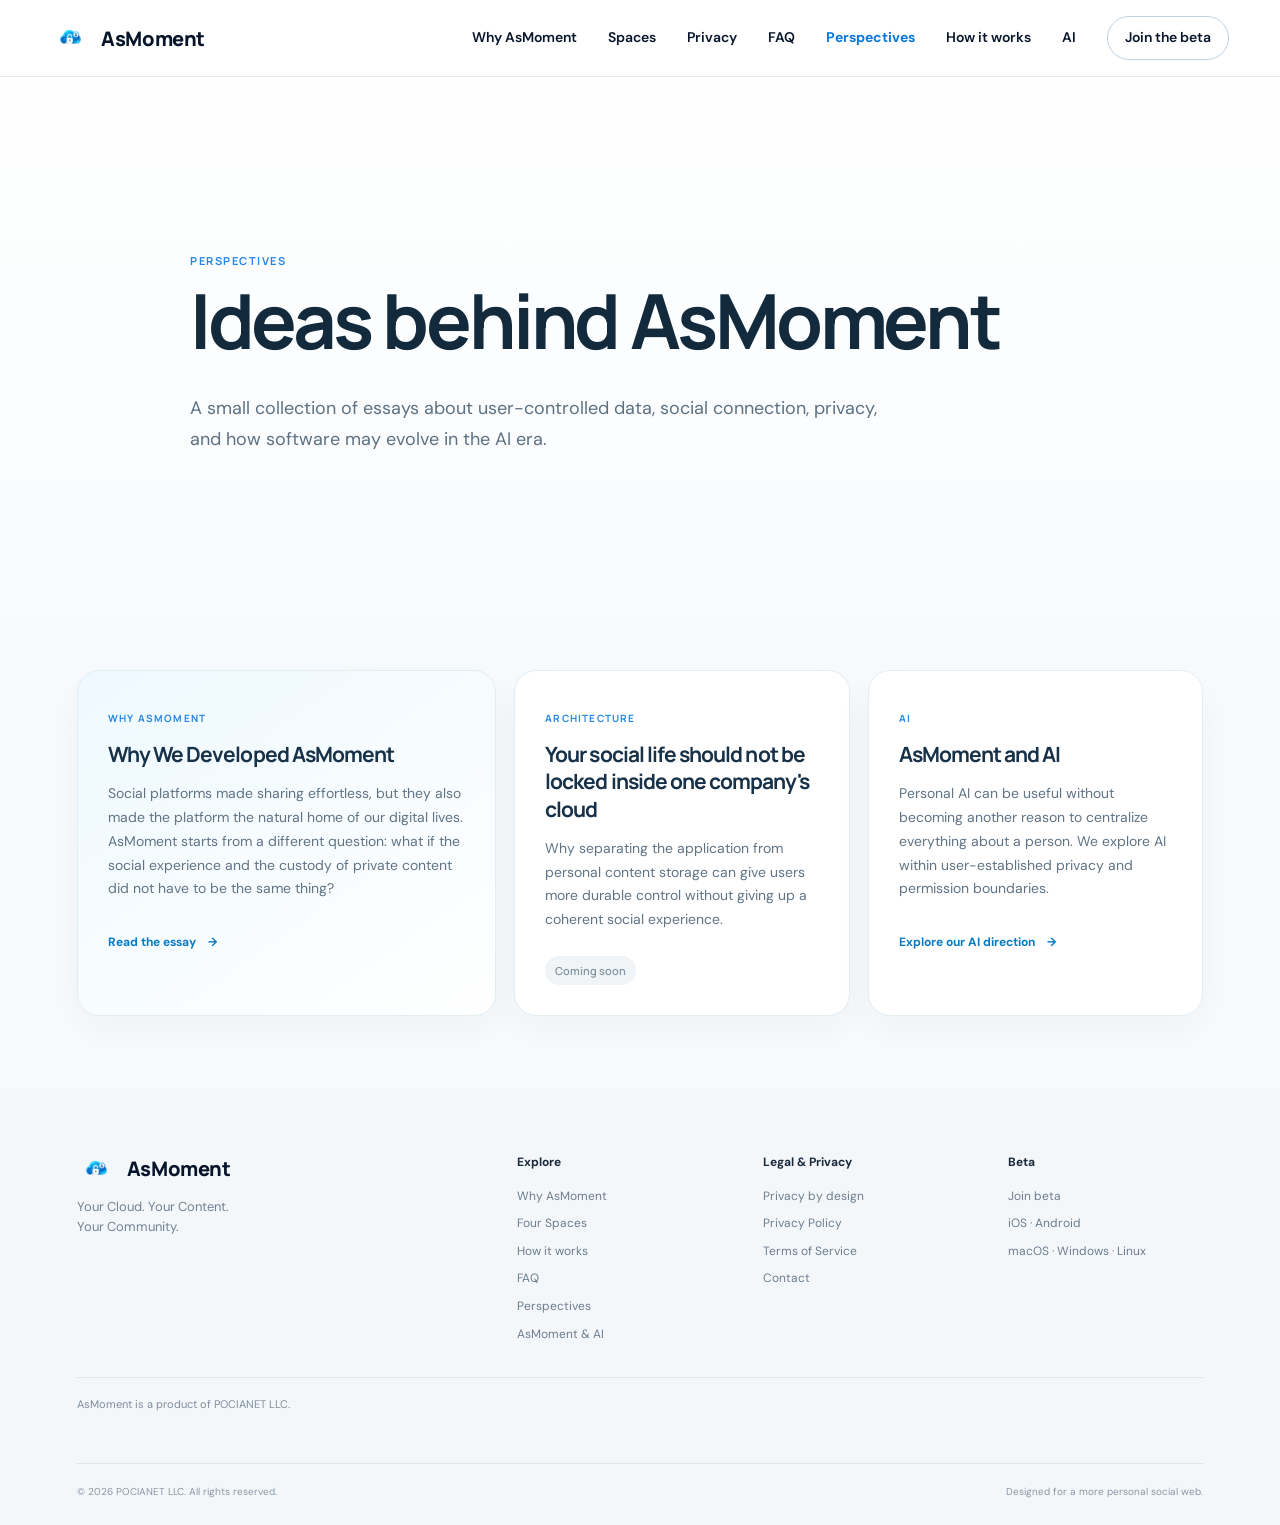
<file: perspectives.html>
<!doctype html>
<html lang="en">
<head>
<meta charset="utf-8">
<meta name="viewport" content="width=device-width,initial-scale=1">
<title>Perspectives | AsMoment</title>
<meta name="description" content="Essays and perspectives about the ideas behind AsMoment.">
<link rel="stylesheet" href="css/style.css">
</head>
<body>

<header class="site-header" id="top">
  <div class="nav-wrap">
    <a class="brand" href="index.html" aria-label="AsMoment home">
      <img src="assets/logo/asmoment-logo.png" alt="" class="brand-mark"><span>AsMoment</span>
    </a>
    <button class="menu-toggle" aria-expanded="false" aria-controls="site-nav" aria-label="Open navigation"><span></span><span></span></button>
    <nav id="site-nav" class="site-nav" aria-label="Primary navigation">
      <a href="why-asmoment.html">Why AsMoment</a><a href="index.html#spaces">Spaces</a><a href="privacy.html">Privacy</a><a href="faq.html">FAQ</a><a href="perspectives.html" class="active">Perspectives</a><a href="index.html#how">How it works</a><a href="ai.html">AI</a>
      <a class="nav-cta" href="beta.html">Join the beta</a>
    </nav>
  </div>
</header>

<main class="content-page perspectives-page">
  <section class="page-hero compact-hero">
    <div class="container narrow">
      <p class="eyebrow">Perspectives</p>
      <h1>Ideas behind AsMoment</h1>
      <p class="page-lede">A small collection of essays about user-controlled data, social connection, privacy, and how software may evolve in the AI era.</p>
    </div>
  </section>
  <section class="container article-grid">
    <article class="article-card featured"><p class="article-type">Why AsMoment</p><h2>Why We Developed AsMoment</h2><p>Social platforms made sharing effortless, but they also made the platform the natural home of our digital lives. AsMoment starts from a different question: what if the social experience and the custody of private content did not have to be the same thing?</p><a class="text-link" href="why-asmoment.html">Read the essay <span>→</span></a></article>
    <article class="article-card"><p class="article-type">Architecture</p><h2>Your social life should not be locked inside one company's cloud</h2><p>Why separating the application from personal content storage can give users more durable control without giving up a coherent social experience.</p><span class="coming-soon">Coming soon</span></article>
    <article class="article-card"><p class="article-type">AI</p><h2>AsMoment and AI</h2><p>Personal AI can be useful without becoming another reason to centralize everything about a person. We explore AI within user-established privacy and permission boundaries.</p><a class="text-link" href="ai.html">Explore our AI direction <span>→</span></a></article>
  </section>
</main>


<footer class="footer">
  <div class="footer-main">
    <div class="footer-brand">
      <a class="brand" href="index.html"><img src="assets/logo/asmoment-logo.png" alt="" class="brand-mark"><span>AsMoment</span></a>
      <p>Your Cloud. Your Content.<br>Your Community.</p>
    </div>
    <div class="footer-col"><strong>Explore</strong><a href="why-asmoment.html">Why AsMoment</a><a href="index.html#spaces">Four Spaces</a><a href="index.html#how">How it works</a><a href="faq.html">FAQ</a><a href="perspectives.html">Perspectives</a><a href="ai.html">AsMoment & AI</a></div>
    <div class="footer-col"><strong>Legal & Privacy</strong><a href="privacy.html">Privacy by design</a><a href="Footer/privacy.html">Privacy Policy</a><a href="Footer/terms.html">Terms of Service</a><a href="mailto:admin@asmoment.com">Contact</a></div>
    <div class="footer-col"><strong>Beta</strong><a href="beta.html">Join beta</a><span>iOS · Android</span><span>macOS · Windows · Linux</span></div>
  </div>
  <p class="company-line">AsMoment is a product of POCIANET LLC.</p>
  <div class="footer-bottom"><span>© <span id="year"></span> POCIANET LLC. All rights reserved.</span><span>Designed for a more personal social web.</span></div>
</footer>
<script src="js/main.js"></script>
</body>
</html>
</file>
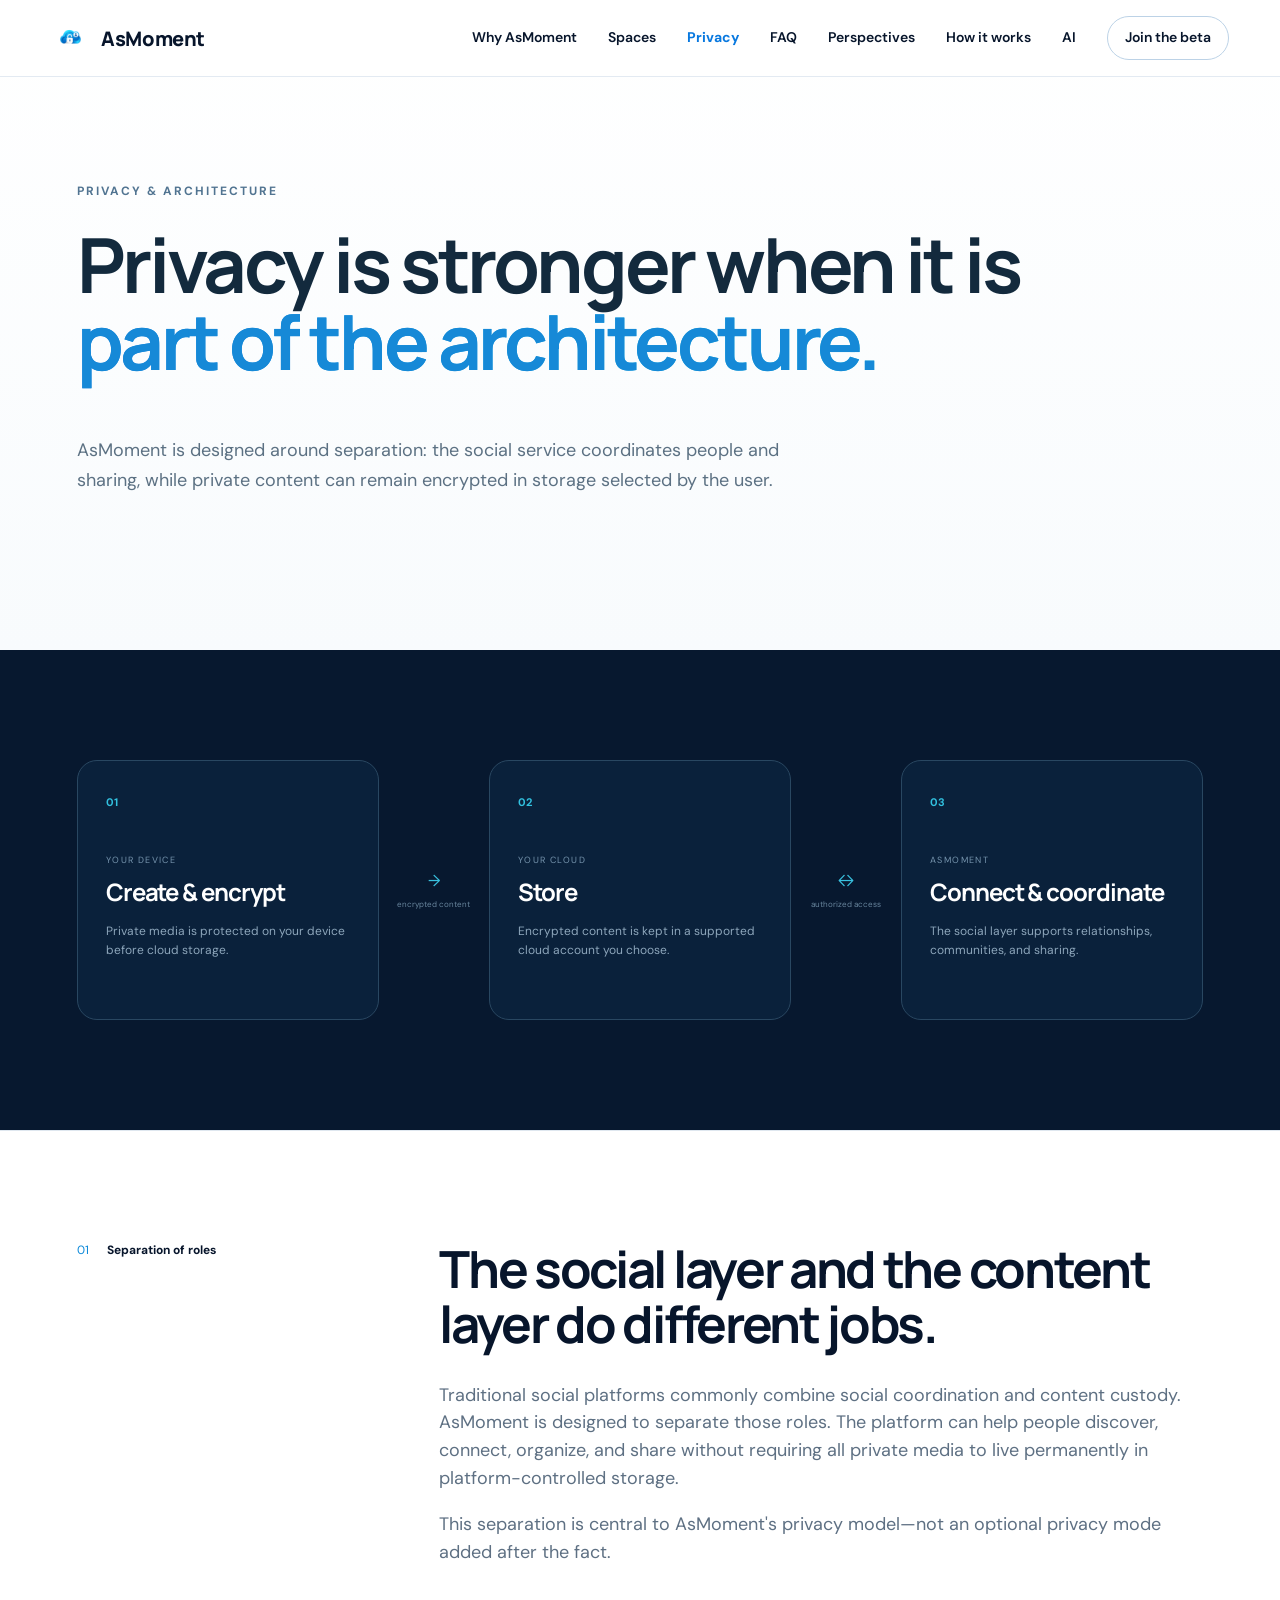
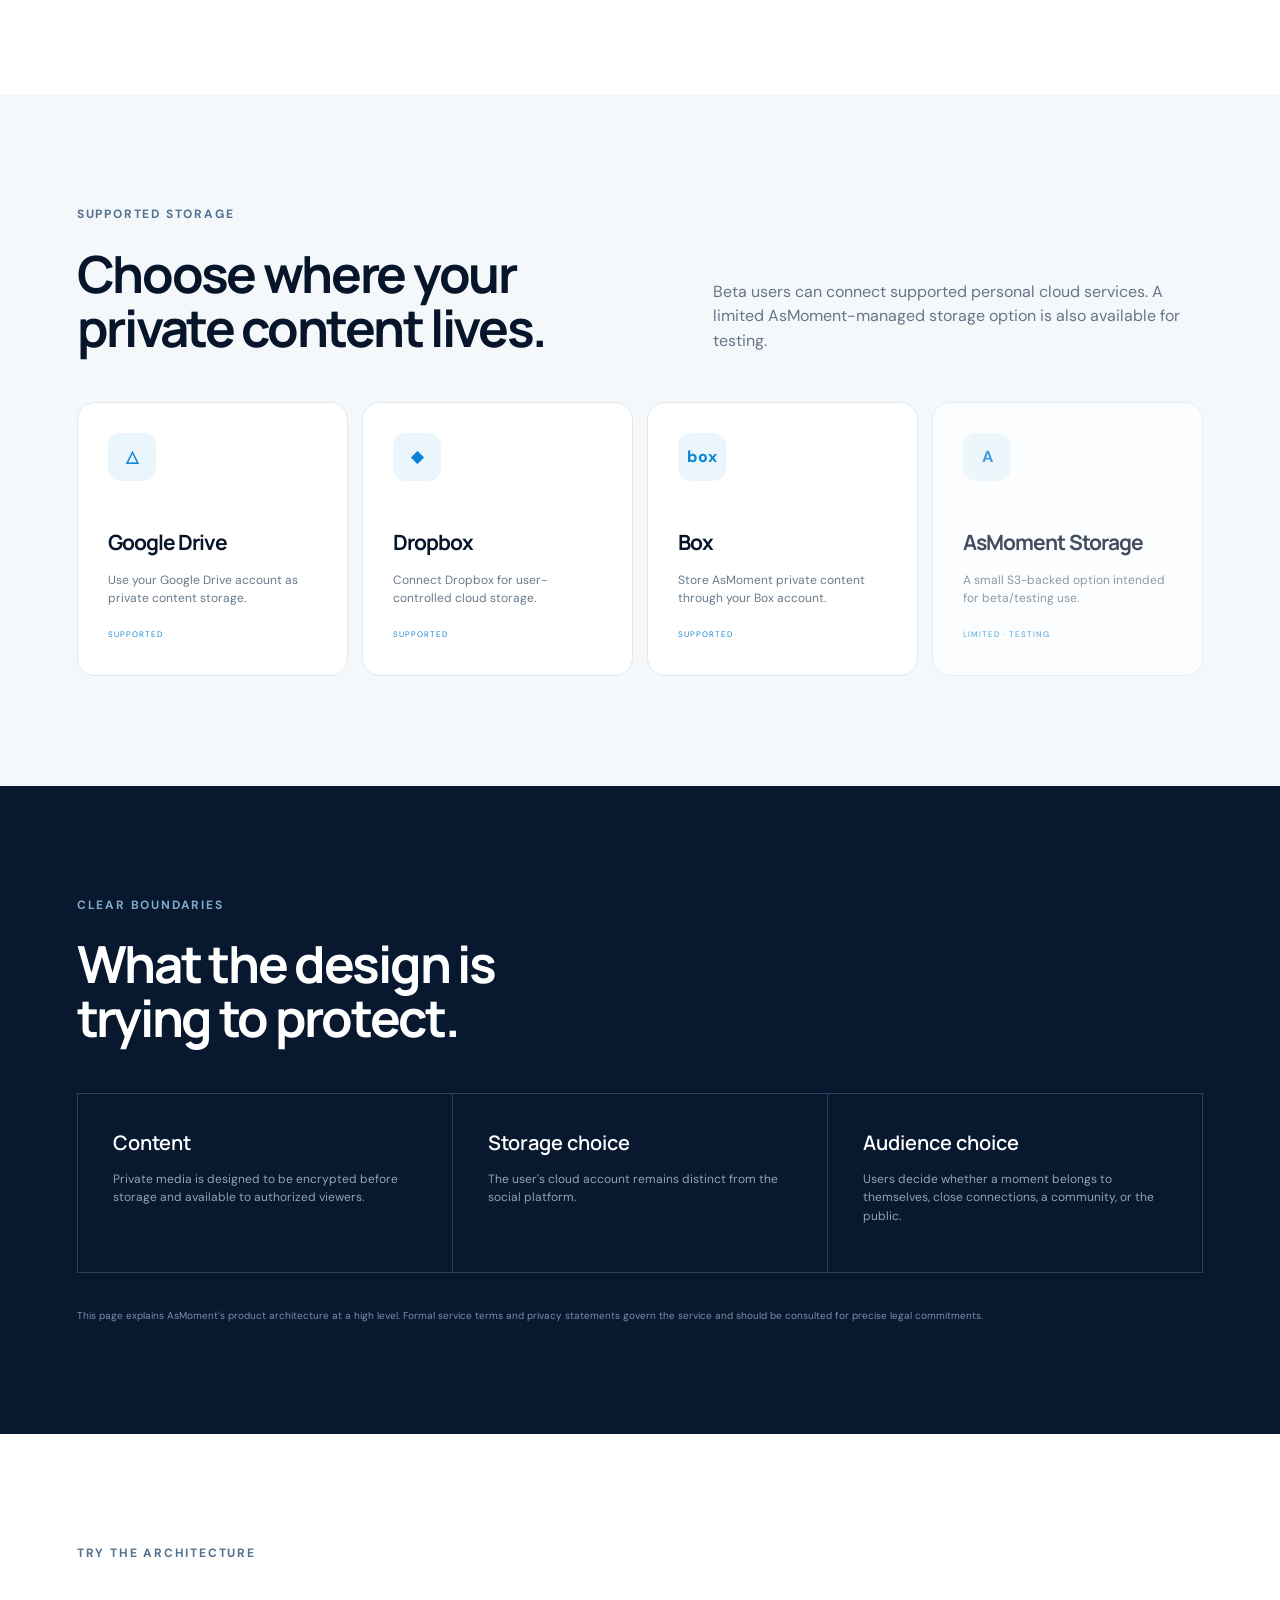
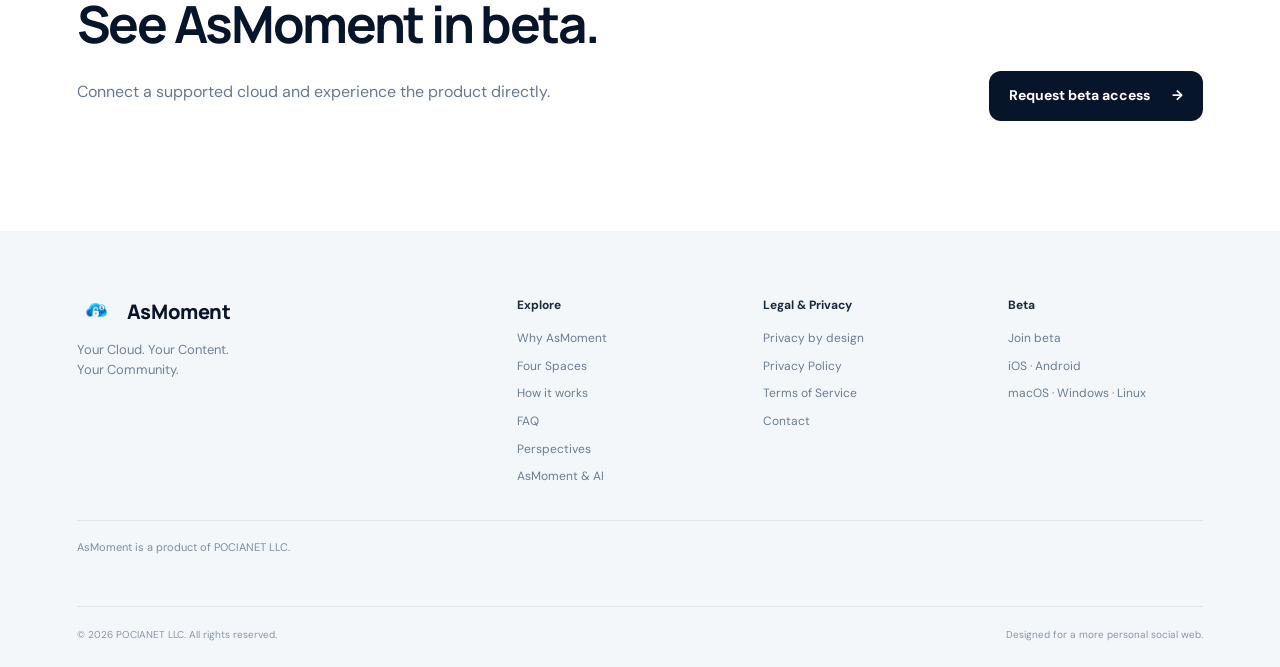
<file: privacy.html>
<!doctype html><html lang="en"><head><meta charset="utf-8">
  <meta name="viewport" content="width=device-width, initial-scale=1">
  <meta name="description" content="Learn how AsMoment separates social coordination from private content storage, with on-device encryption and user-selected cloud storage.">
  <meta name="theme-color" content="#07152b">
  <meta property="og:title" content="Privacy & Architecture — AsMoment">
  <meta property="og:description" content="Learn how AsMoment separates social coordination from private content storage, with on-device encryption and user-selected cloud storage.">
  <meta property="og:type" content="website">
  <link rel="icon" type="image/png" href="assets/logo/favicon.png">
  <title>Privacy & Architecture — AsMoment</title>
  <link rel="preconnect" href="https://fonts.googleapis.com">
  <link rel="preconnect" href="https://fonts.gstatic.com" crossorigin>
  <link href="https://fonts.googleapis.com/css2?family=Material+Symbols+Rounded:opsz,wght,FILL,GRAD@24,500,0,0" rel="stylesheet">
  <link rel="stylesheet" href="css/style.css">
  <script defer src="js/main.js"></script></head><body>
<header class="site-header" id="top">
  <div class="nav-wrap">
    <a class="brand" href="index.html" aria-label="AsMoment home">
      <img src="assets/logo/asmoment-logo.png" alt="" class="brand-mark"><span>AsMoment</span>
    </a>
    <button class="menu-toggle" aria-expanded="false" aria-controls="site-nav" aria-label="Open navigation"><span></span><span></span></button>
    <nav id="site-nav" class="site-nav" aria-label="Primary navigation">
      <a href="why-asmoment.html">Why AsMoment</a><a href="index.html#spaces">Spaces</a><a href="privacy.html" class="active">Privacy</a><a href="faq.html">FAQ</a><a href="perspectives.html">Perspectives</a><a href="index.html#how">How it works</a><a href="ai.html">AI</a>
      <a class="nav-cta" href="beta.html">Join the beta</a>
    </nav>
  </div>
</header>
<main>
<section class="page-hero section privacy-hero">
 <div class="page-kicker reveal">Privacy & Architecture</div>
 <h1 class="page-title reveal">Privacy is stronger when it is<br><span>part of the architecture.</span></h1>
 <p class="page-lede reveal">AsMoment is designed around separation: the social service coordinates people and sharing, while private content can remain encrypted in storage selected by the user.</p>
</section>
<section class="arch-explainer section">
 <div class="arch-story reveal">
   <div class="arch-stage"><b>01</b><small>YOUR DEVICE</small><h3>Create & encrypt</h3><p>Private media is protected on your device before cloud storage.</p></div>
   <div class="arch-arrow">→ <span>encrypted content</span></div>
   <div class="arch-stage"><b>02</b><small>YOUR CLOUD</small><h3>Store</h3><p>Encrypted content is kept in a supported cloud account you choose.</p></div>
   <div class="arch-arrow">↔ <span>authorized access</span></div>
   <div class="arch-stage"><b>03</b><small>ASMOMENT</small><h3>Connect & coordinate</h3><p>The social layer supports relationships, communities, and sharing.</p></div>
 </div>
</section>
<section class="editorial section">
 <div class="editorial-aside reveal"><span>01</span><strong>Separation of roles</strong></div>
 <div class="editorial-body reveal"><h2>The social layer and the content layer do different jobs.</h2><p>Traditional social platforms commonly combine social coordination and content custody. AsMoment is designed to separate those roles. The platform can help people discover, connect, organize, and share without requiring all private media to live permanently in platform-controlled storage.</p><p>This separation is central to AsMoment's privacy model—not an optional privacy mode added after the fact.</p></div>
</section>
<section class="storage-section section" id="storage">
 <div class="section-heading reveal"><div><div class="section-label">Supported storage</div><h2>Choose where your<br>private content lives.</h2></div><p>Beta users can connect supported personal cloud services. A limited AsMoment-managed storage option is also available for testing.</p></div>
 <div class="storage-grid">
  <article class="storage-card reveal"><span class="storage-symbol">△</span><h3>Google Drive</h3><p>Use your Google Drive account as private content storage.</p><small>SUPPORTED</small></article>
  <article class="storage-card reveal"><span class="storage-symbol">◆</span><h3>Dropbox</h3><p>Connect Dropbox for user-controlled cloud storage.</p><small>SUPPORTED</small></article>
  <article class="storage-card reveal"><span class="storage-symbol">box</span><h3>Box</h3><p>Store AsMoment private content through your Box account.</p><small>SUPPORTED</small></article>
  <article class="storage-card testing reveal"><span class="storage-symbol">A</span><h3>AsMoment Storage</h3><p>A small S3-backed option intended for beta/testing use.</p><small>LIMITED · TESTING</small></article>
 </div>
</section>
<section class="privacy-boundaries section">
 <div class="section-heading reveal"><div><div class="section-label light">Clear boundaries</div><h2>What the design is<br>trying to protect.</h2></div></div>
 <div class="boundary-grid">
  <div class="boundary reveal"><b>Content</b><p>Private media is designed to be encrypted before storage and available to authorized viewers.</p></div>
  <div class="boundary reveal"><b>Storage choice</b><p>The user's cloud account remains distinct from the social platform.</p></div>
  <div class="boundary reveal"><b>Audience choice</b><p>Users decide whether a moment belongs to themselves, close connections, a community, or the public.</p></div>
 </div>
 <p class="technical-note reveal">This page explains AsMoment's product architecture at a high level. Formal service terms and privacy statements govern the service and should be consulted for precise legal commitments.</p>
</section>
<section class="page-cta section reveal"><div><div class="section-label">Try the architecture</div><h2>See AsMoment in beta.</h2><p>Connect a supported cloud and experience the product directly.</p></div><a class="button primary" href="beta.html">Request beta access <span>→</span></a></section>
</main><footer class="footer">
  <div class="footer-main">
    <div class="footer-brand">
      <a class="brand" href="index.html"><img src="assets/logo/asmoment-logo.png" alt="" class="brand-mark"><span>AsMoment</span></a>
      <p>Your Cloud. Your Content.<br>Your Community.</p>
    </div>
    <div class="footer-col"><strong>Explore</strong><a href="why-asmoment.html">Why AsMoment</a><a href="index.html#spaces">Four Spaces</a><a href="index.html#how">How it works</a><a href="faq.html">FAQ</a><a href="perspectives.html">Perspectives</a><a href="ai.html">AsMoment & AI</a></div>
    <div class="footer-col"><strong>Legal & Privacy</strong><a href="privacy.html">Privacy by design</a><a href="Footer/privacy.html">Privacy Policy</a><a href="Footer/terms.html">Terms of Service</a><a href="mailto:admin@asmoment.com">Contact</a></div>
    <div class="footer-col"><strong>Beta</strong><a href="beta.html">Join beta</a><span>iOS · Android</span><span>macOS · Windows · Linux</span></div>
  </div>
  <p class="company-line">AsMoment is a product of POCIANET LLC.</p>
  <div class="footer-bottom"><span>© <span id="year"></span> POCIANET LLC. All rights reserved.</span><span>Designed for a more personal social web.</span></div>
</footer></body></html>
</file>
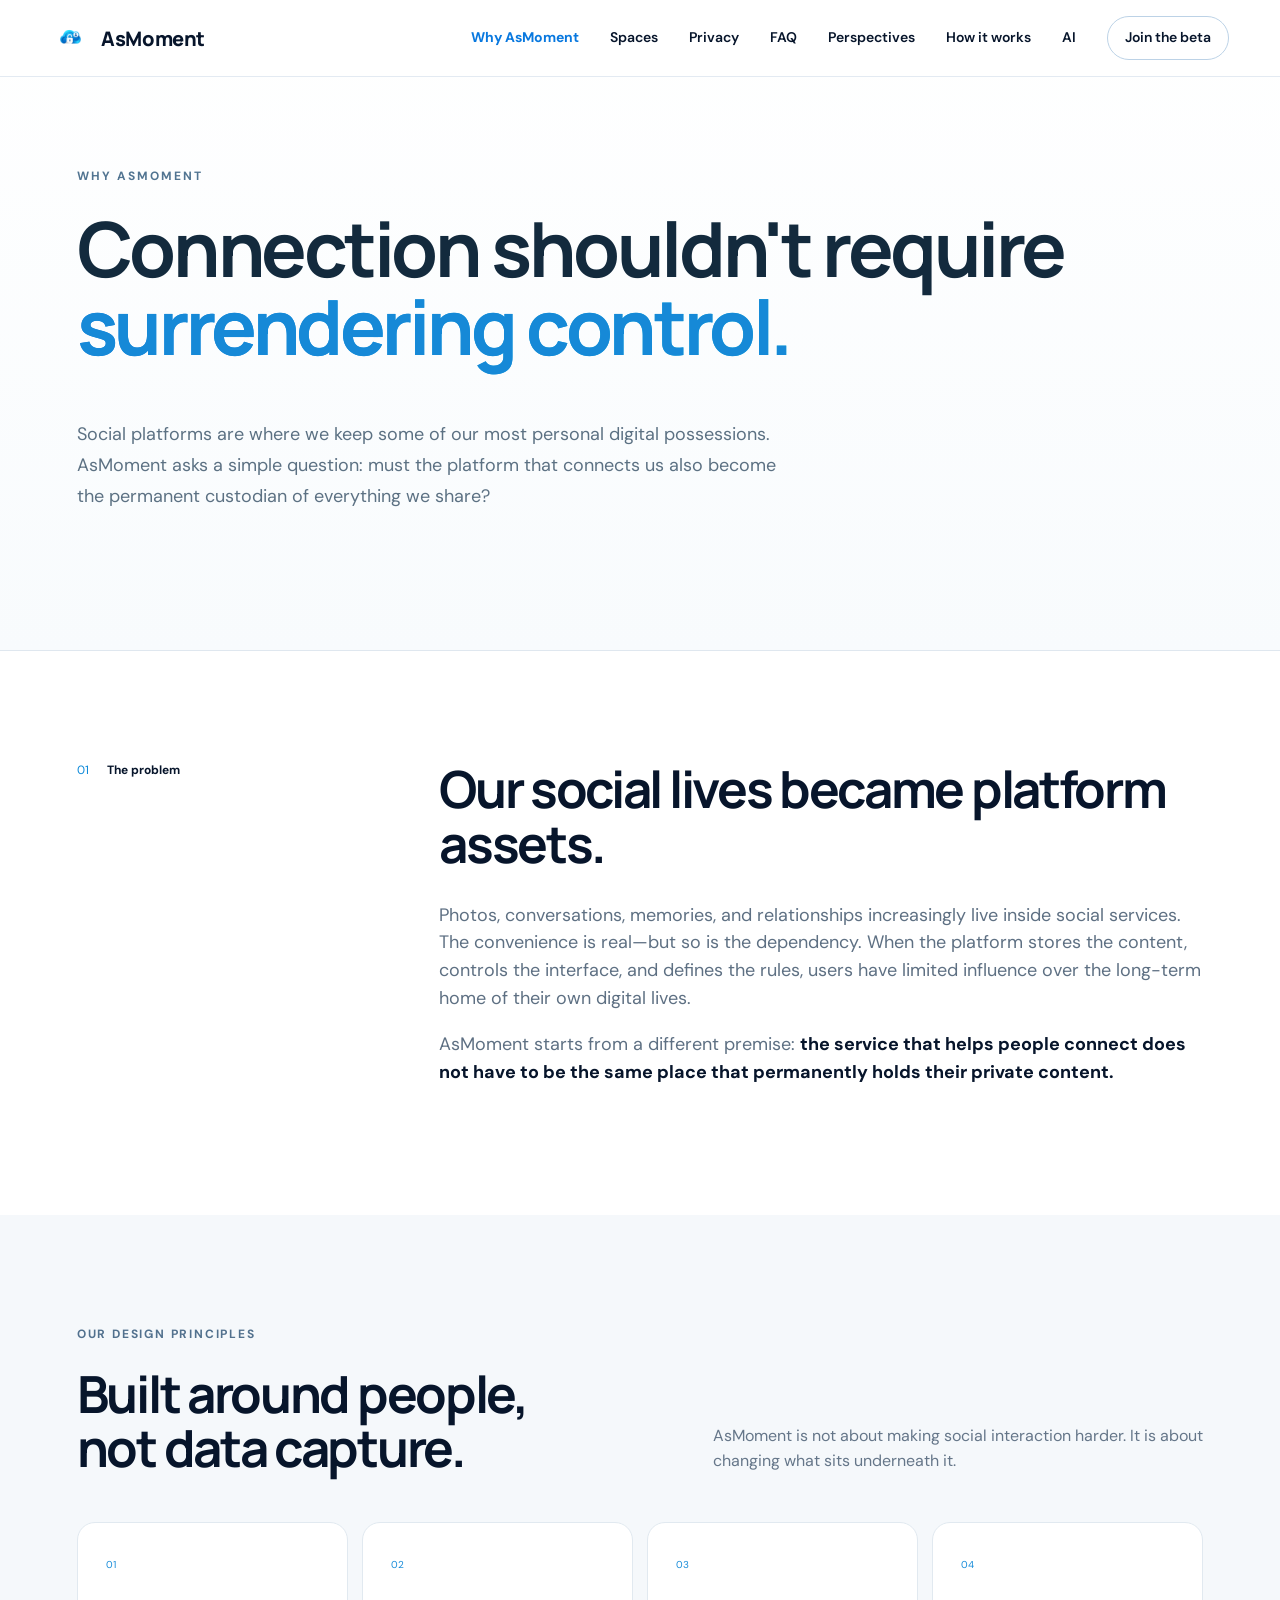
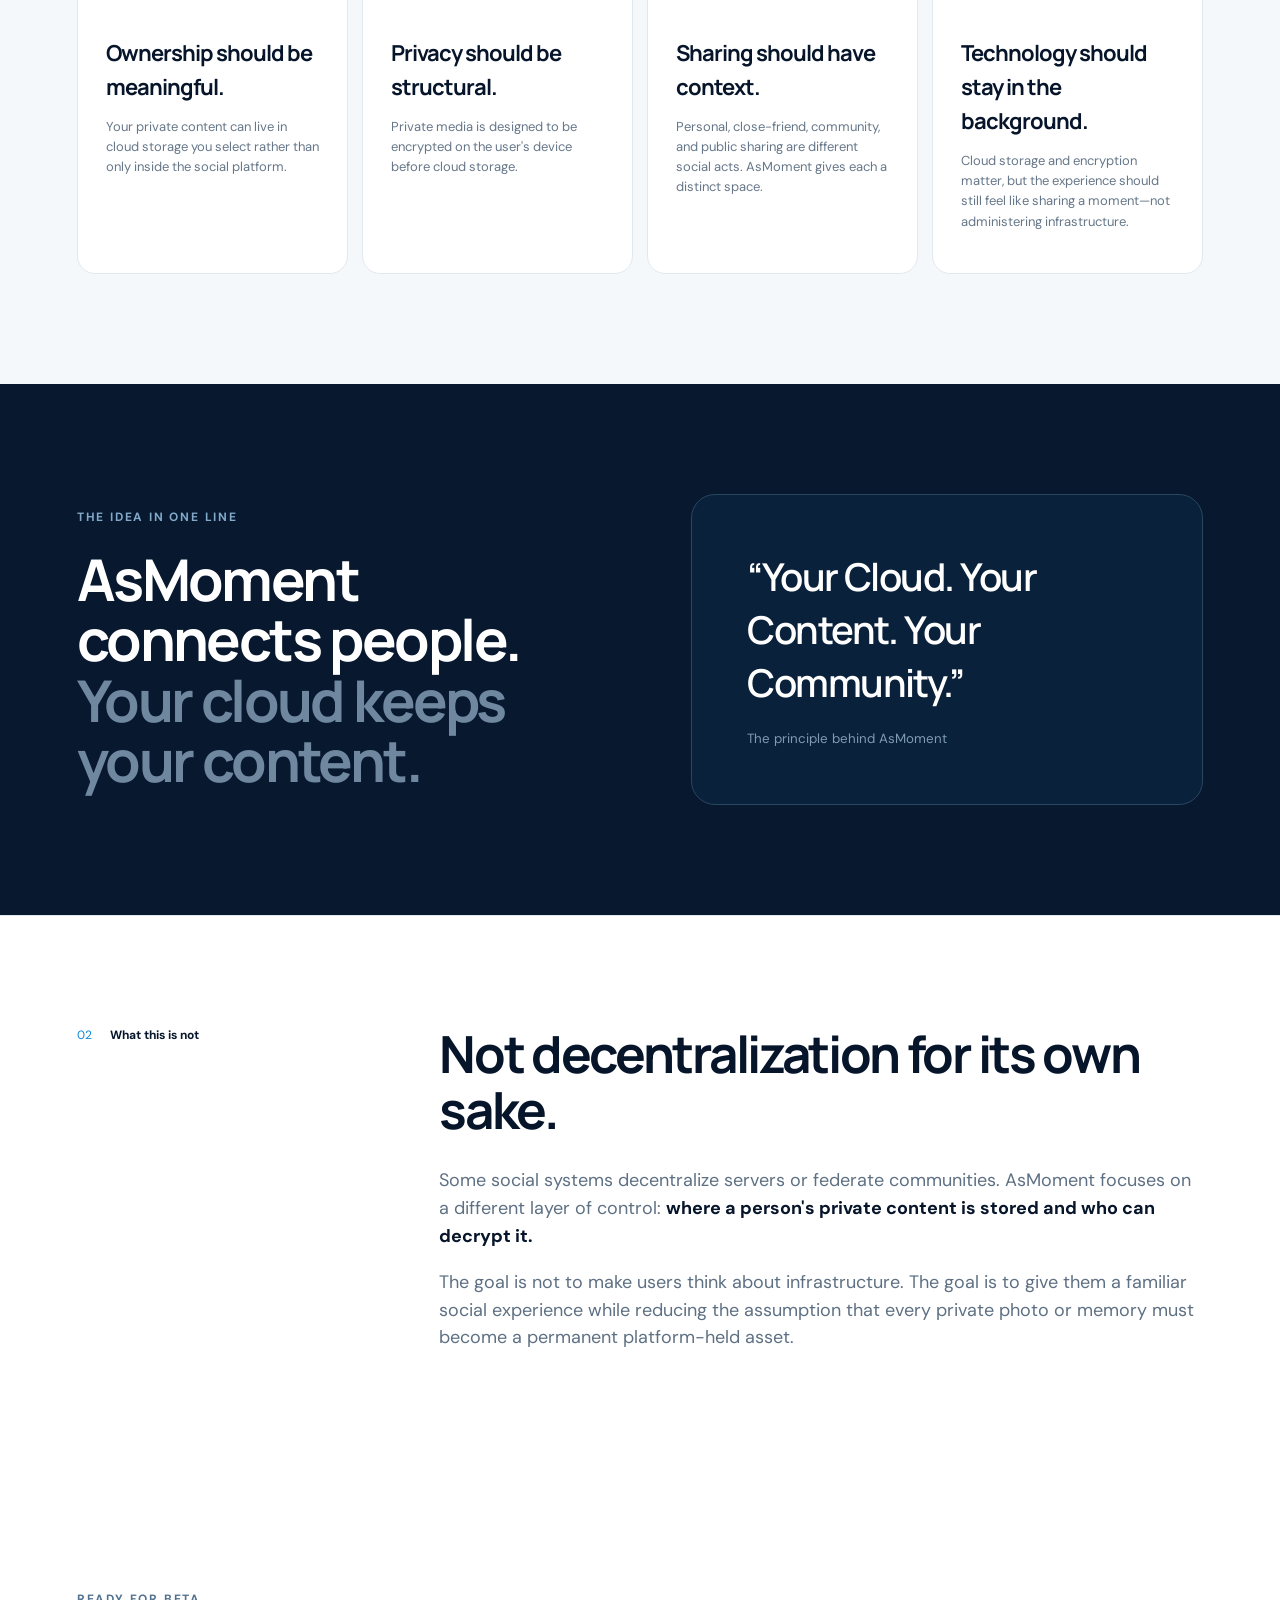
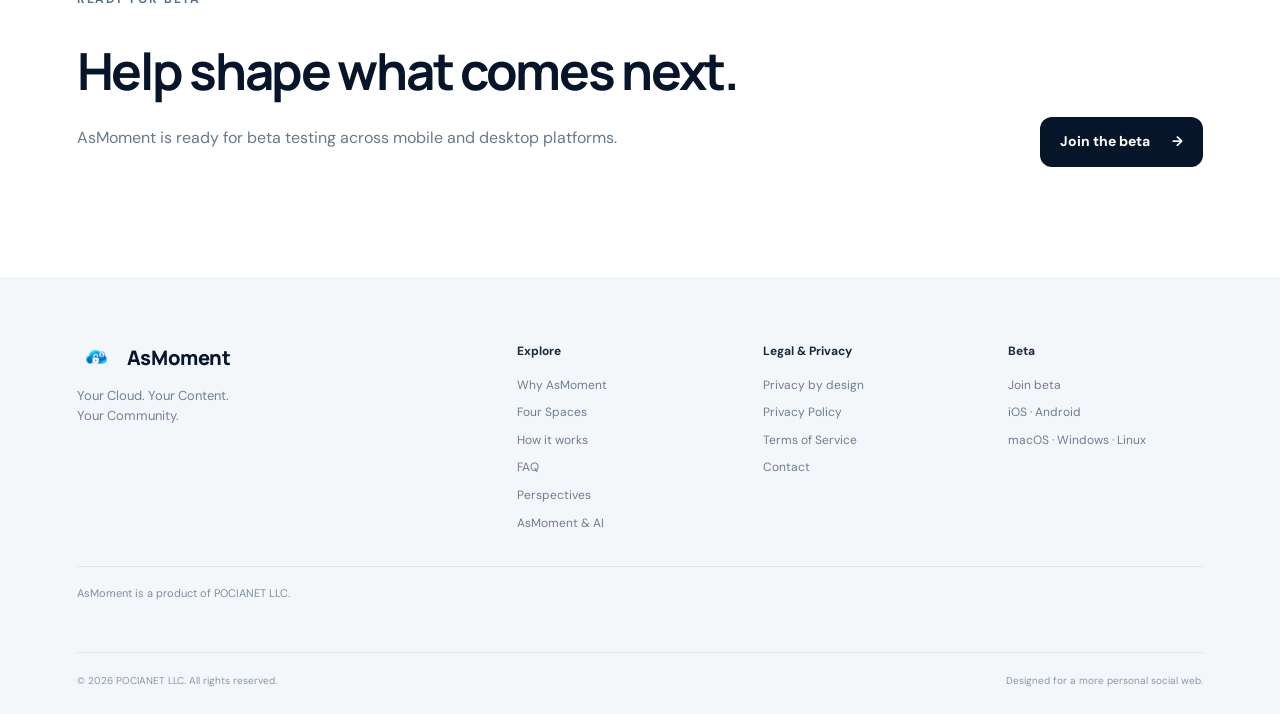
<file: why-asmoment.html>
<!doctype html><html lang="en"><head><meta charset="utf-8">
  <meta name="viewport" content="width=device-width, initial-scale=1">
  <meta name="description" content="Why AsMoment separates social connection from custody of private content, giving people more control over where their digital lives are stored.">
  <meta name="theme-color" content="#07152b">
  <meta property="og:title" content="Why AsMoment — A More Personal Social Web">
  <meta property="og:description" content="Why AsMoment separates social connection from custody of private content, giving people more control over where their digital lives are stored.">
  <meta property="og:type" content="website">
  <link rel="icon" type="image/png" href="assets/logo/favicon.png">
  <title>Why AsMoment — A More Personal Social Web</title>
  <link rel="preconnect" href="https://fonts.googleapis.com">
  <link rel="preconnect" href="https://fonts.gstatic.com" crossorigin>
  <link href="https://fonts.googleapis.com/css2?family=Material+Symbols+Rounded:opsz,wght,FILL,GRAD@24,500,0,0" rel="stylesheet">
  <link rel="stylesheet" href="css/style.css">
  <script defer src="js/main.js"></script></head><body>
<header class="site-header" id="top">
  <div class="nav-wrap">
    <a class="brand" href="index.html" aria-label="AsMoment home">
      <img src="assets/logo/asmoment-logo.png" alt="" class="brand-mark"><span>AsMoment</span>
    </a>
    <button class="menu-toggle" aria-expanded="false" aria-controls="site-nav" aria-label="Open navigation"><span></span><span></span></button>
    <nav id="site-nav" class="site-nav" aria-label="Primary navigation">
      <a href="why-asmoment.html" class="active">Why AsMoment</a><a href="index.html#spaces">Spaces</a><a href="privacy.html">Privacy</a><a href="faq.html">FAQ</a><a href="perspectives.html">Perspectives</a><a href="index.html#how">How it works</a><a href="ai.html">AI</a>
      <a class="nav-cta" href="beta.html">Join the beta</a>
    </nav>
  </div>
</header>
<main>
<section class="page-hero section">
  <div class="page-kicker reveal">Why AsMoment</div>
  <h1 class="page-title reveal">Connection shouldn't require<br><span>surrendering control.</span></h1>
  <p class="page-lede reveal">Social platforms are where we keep some of our most personal digital possessions. AsMoment asks a simple question: must the platform that connects us also become the permanent custodian of everything we share?</p>
</section>
<section class="editorial section">
  <div class="editorial-aside reveal"><span>01</span><strong>The problem</strong></div>
  <div class="editorial-body reveal"><h2>Our social lives became platform assets.</h2><p>Photos, conversations, memories, and relationships increasingly live inside social services. The convenience is real—but so is the dependency. When the platform stores the content, controls the interface, and defines the rules, users have limited influence over the long-term home of their own digital lives.</p><p>AsMoment starts from a different premise: <strong>the service that helps people connect does not have to be the same place that permanently holds their private content.</strong></p></div>
</section>
<section class="beliefs section">
 <div class="section-heading reveal"><div><div class="section-label">Our design principles</div><h2>Built around people,<br>not data capture.</h2></div><p>AsMoment is not about making social interaction harder. It is about changing what sits underneath it.</p></div>
 <div class="belief-grid">
  <article class="belief reveal"><span>01</span><h3>Ownership should be meaningful.</h3><p>Your private content can live in cloud storage you select rather than only inside the social platform.</p></article>
  <article class="belief reveal"><span>02</span><h3>Privacy should be structural.</h3><p>Private media is designed to be encrypted on the user's device before cloud storage.</p></article>
  <article class="belief reveal"><span>03</span><h3>Sharing should have context.</h3><p>Personal, close-friend, community, and public sharing are different social acts. AsMoment gives each a distinct space.</p></article>
  <article class="belief reveal"><span>04</span><h3>Technology should stay in the background.</h3><p>Cloud storage and encryption matter, but the experience should still feel like sharing a moment—not administering infrastructure.</p></article>
 </div>
</section>
<section class="split-dark section">
 <div class="reveal"><div class="section-label light">The idea in one line</div><h2>AsMoment connects people.<br><span>Your cloud keeps your content.</span></h2></div>
 <div class="quote-card reveal"><p>“Your Cloud. Your Content. Your Community.”</p><small>The principle behind AsMoment</small></div>
</section>
<section class="editorial section">
 <div class="editorial-aside reveal"><span>02</span><strong>What this is not</strong></div>
 <div class="editorial-body reveal"><h2>Not decentralization for its own sake.</h2><p>Some social systems decentralize servers or federate communities. AsMoment focuses on a different layer of control: <strong>where a person's private content is stored and who can decrypt it.</strong></p><p>The goal is not to make users think about infrastructure. The goal is to give them a familiar social experience while reducing the assumption that every private photo or memory must become a permanent platform-held asset.</p></div>
</section>
<section class="page-cta section reveal"><div><div class="section-label">Ready for beta</div><h2>Help shape what comes next.</h2><p>AsMoment is ready for beta testing across mobile and desktop platforms.</p></div><a class="button primary" href="beta.html">Join the beta <span>→</span></a></section>
</main><footer class="footer">
  <div class="footer-main">
    <div class="footer-brand">
      <a class="brand" href="index.html"><img src="assets/logo/asmoment-logo.png" alt="" class="brand-mark"><span>AsMoment</span></a>
      <p>Your Cloud. Your Content.<br>Your Community.</p>
    </div>
    <div class="footer-col"><strong>Explore</strong><a href="why-asmoment.html">Why AsMoment</a><a href="index.html#spaces">Four Spaces</a><a href="index.html#how">How it works</a><a href="faq.html">FAQ</a><a href="perspectives.html">Perspectives</a><a href="ai.html">AsMoment & AI</a></div>
    <div class="footer-col"><strong>Legal & Privacy</strong><a href="privacy.html">Privacy by design</a><a href="Footer/privacy.html">Privacy Policy</a><a href="Footer/terms.html">Terms of Service</a><a href="mailto:admin@asmoment.com">Contact</a></div>
    <div class="footer-col"><strong>Beta</strong><a href="beta.html">Join beta</a><span>iOS · Android</span><span>macOS · Windows · Linux</span></div>
  </div>
  <p class="company-line">AsMoment is a product of POCIANET LLC.</p>
  <div class="footer-bottom"><span>© <span id="year"></span> POCIANET LLC. All rights reserved.</span><span>Designed for a more personal social web.</span></div>
</footer></body></html>
</file>
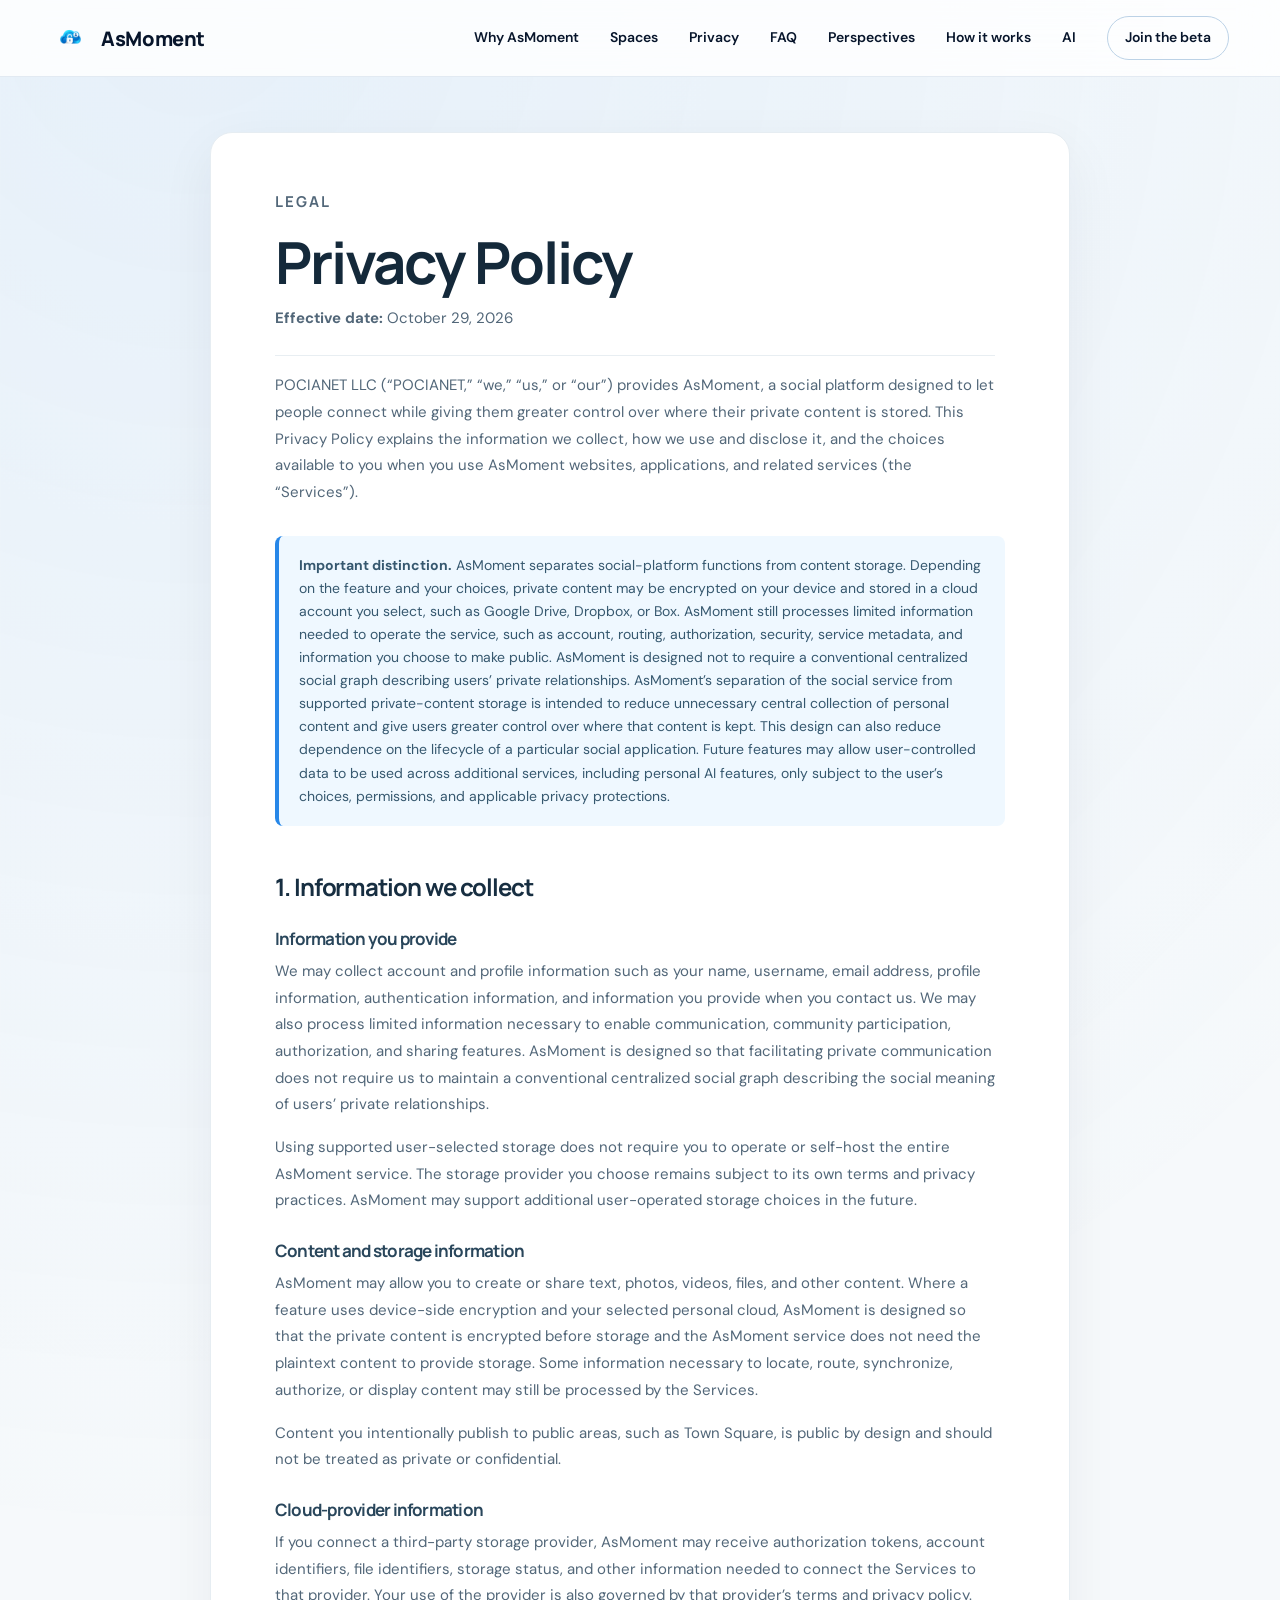
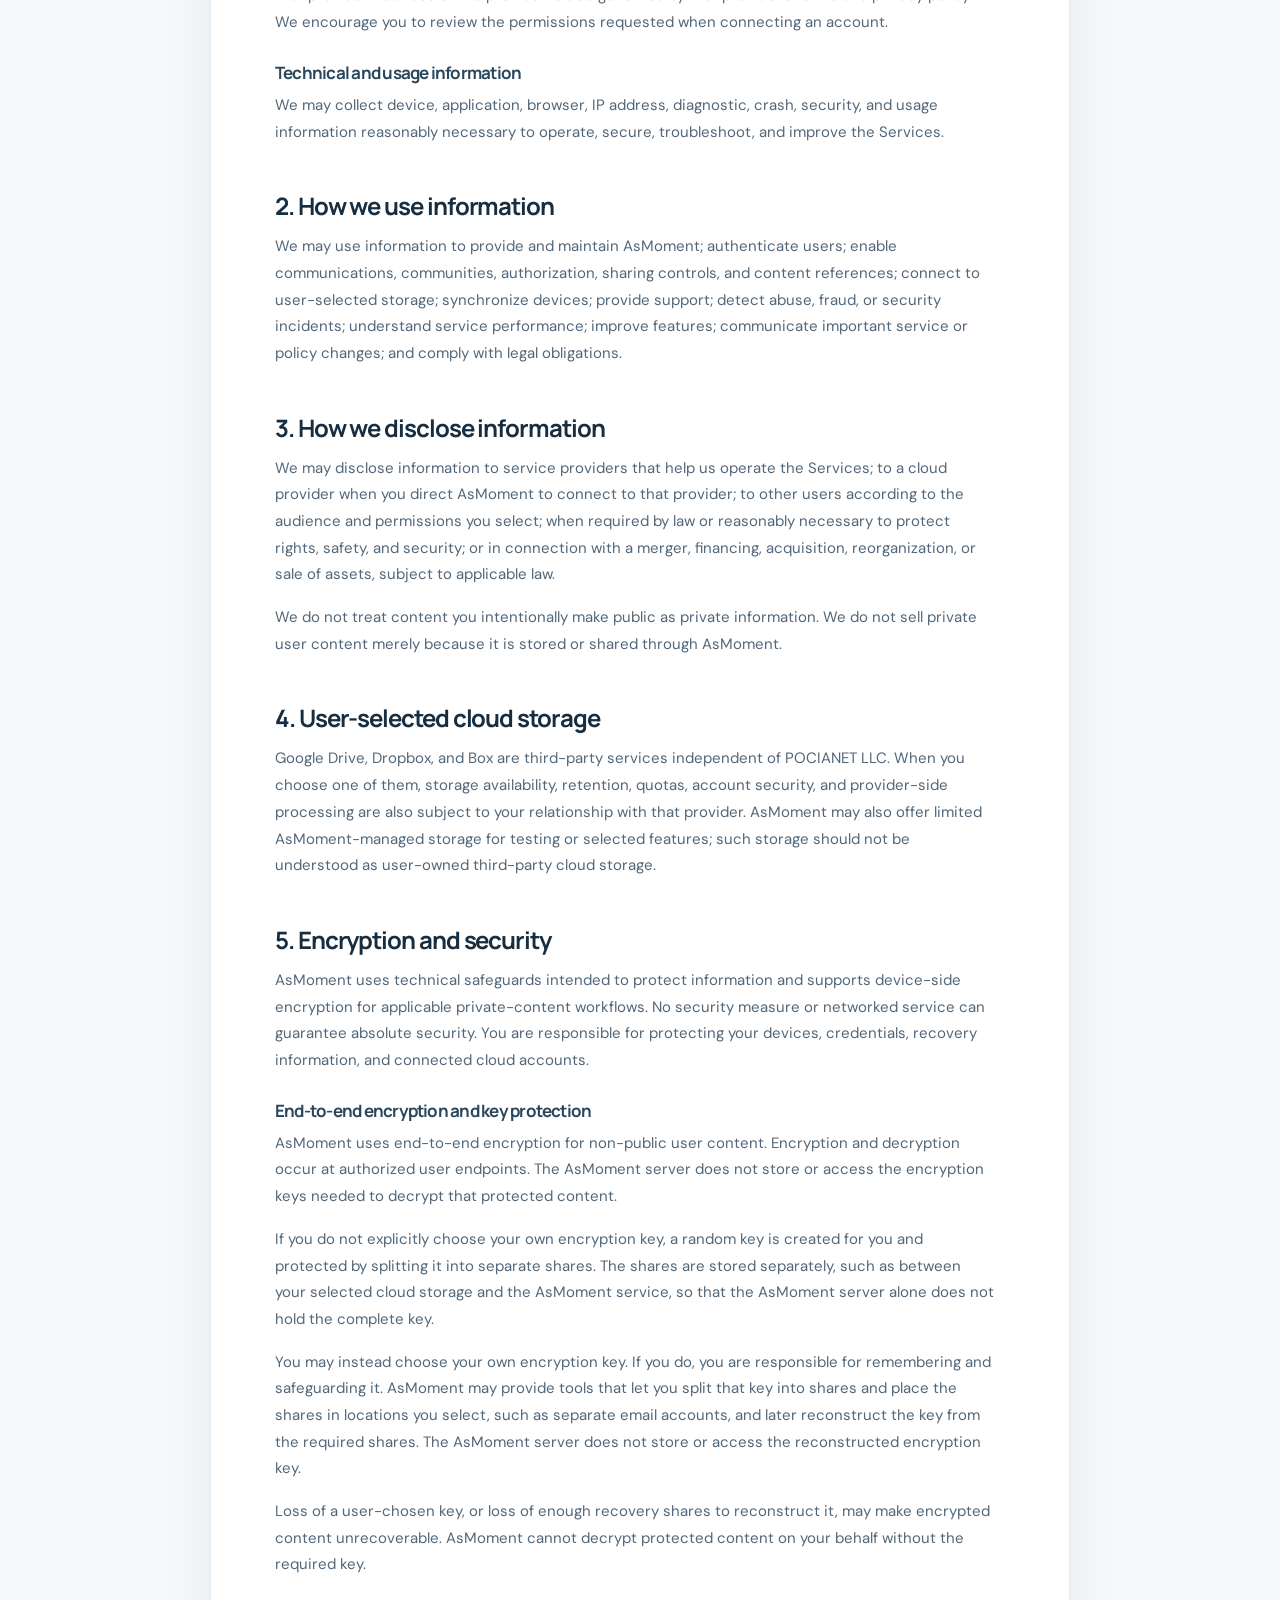
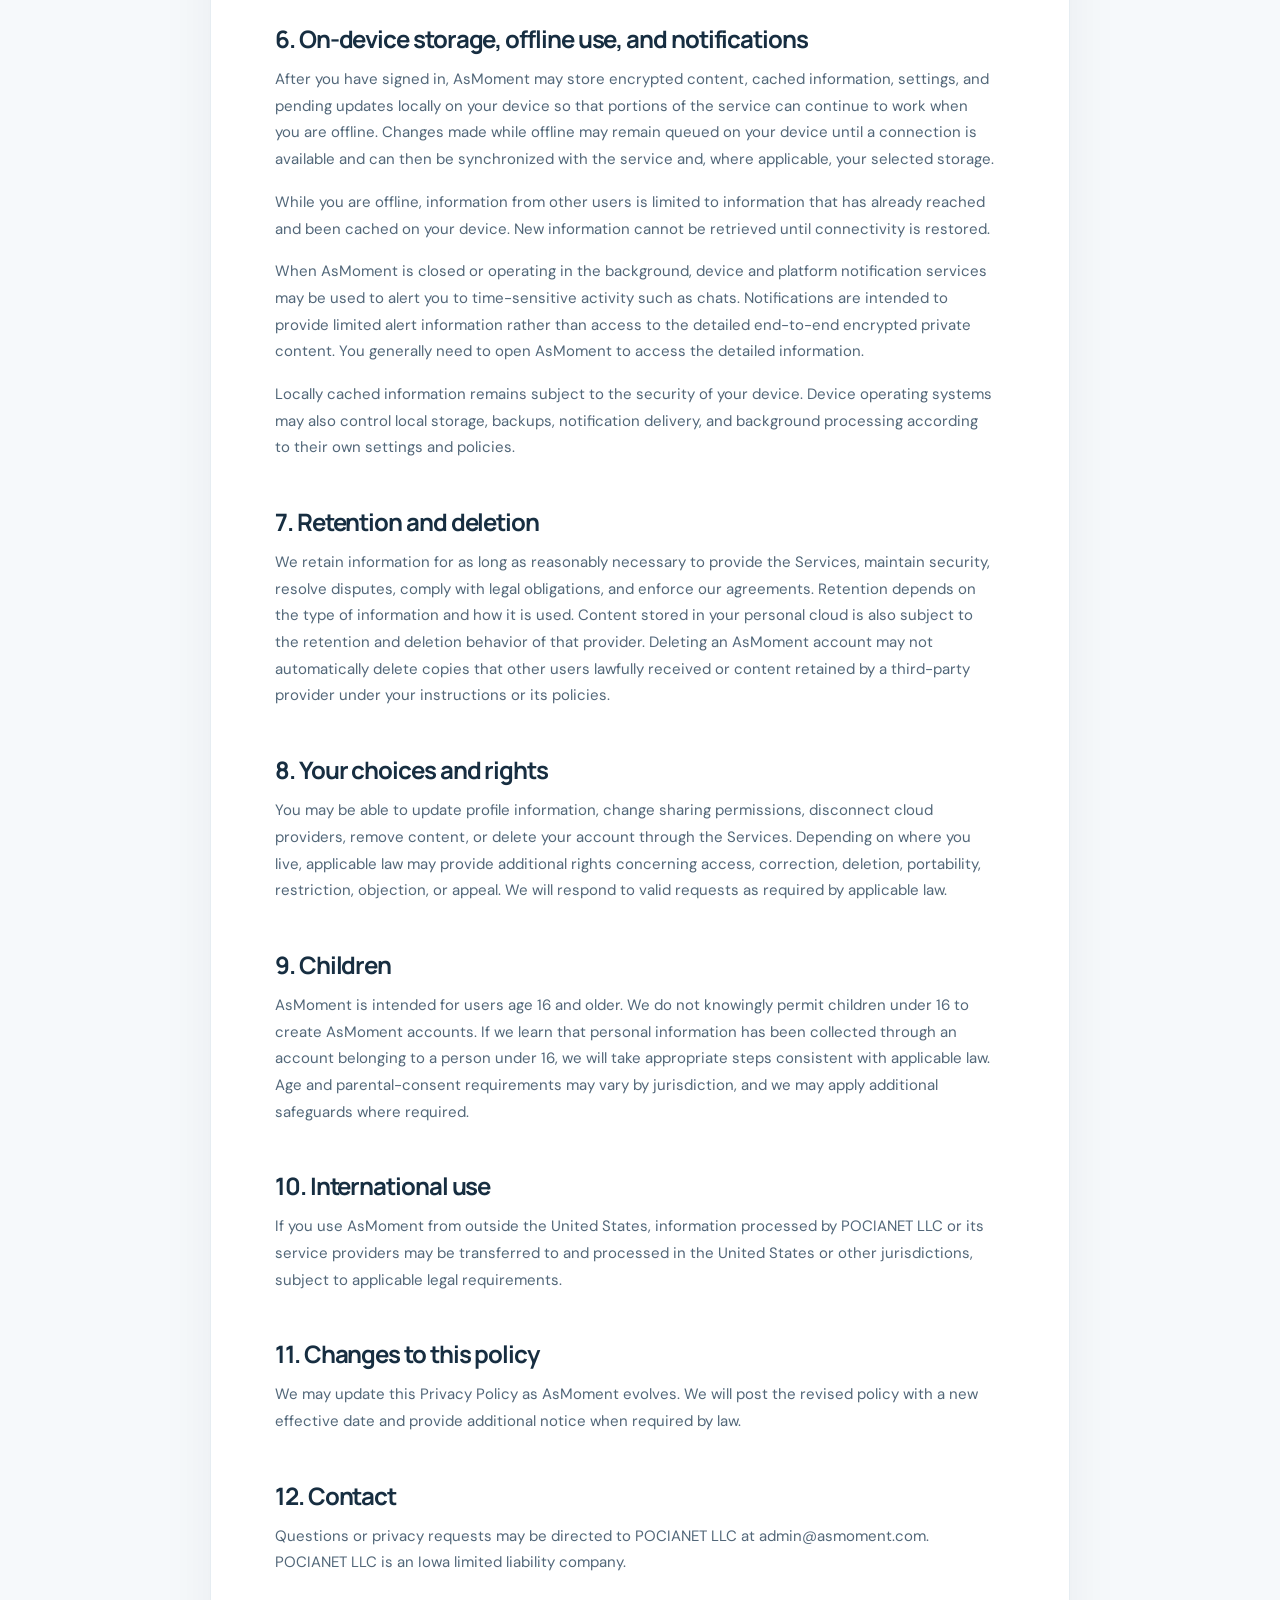
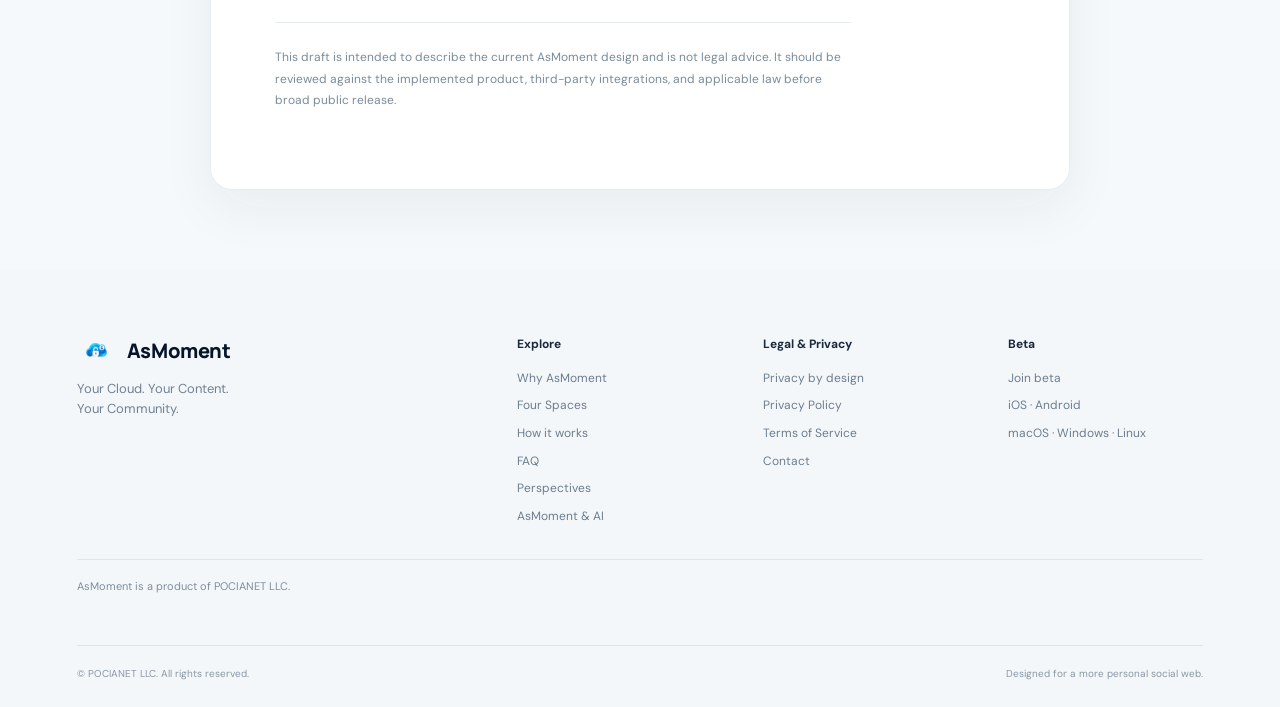
<file: Footer/privacy.html>
<!doctype html>
<html lang="en">
<head>
  <meta charset="utf-8">
  <meta name="viewport" content="width=device-width,initial-scale=1">
  <title>Privacy Policy | AsMoment</title>
  <meta name="description" content="Privacy Policy for AsMoment, a product of POCIANET LLC.">
  <link rel="stylesheet" href="../css/style.css">
</head>
<body>
<header class="site-header" id="top">
  <div class="nav-wrap">
    <a class="brand" href="../index.html" aria-label="AsMoment home"><img src="../assets/logo/asmoment-logo.png" alt="" class="brand-mark"><span>AsMoment</span></a>
    <button class="menu-toggle" aria-expanded="false" aria-controls="site-nav" aria-label="Open navigation"><span></span><span></span></button>
    <nav id="site-nav" class="site-nav" aria-label="Primary navigation"><a href="../why-asmoment.html">Why AsMoment</a><a href="../index.html#spaces">Spaces</a><a href="../privacy.html">Privacy</a><a href="../faq.html">FAQ</a><a href="../perspectives.html">Perspectives</a><a href="../index.html#how">How it works</a><a href="../ai.html">AI</a><a class="nav-cta" href="../beta.html">Join the beta</a></nav>
  </div>
</header>

<main class="legal-page">
  <div class="legal-wrap">
    <p class="legal-kicker">Legal</p>
    <h1>Privacy Policy</h1>
    <p class="legal-updated"><strong>Effective date:</strong> October 29, 2026</p>

    <p>POCIANET LLC (“POCIANET,” “we,” “us,” or “our”) provides AsMoment, a social platform designed to let people connect while giving them greater control over where their private content is stored. This Privacy Policy explains the information we collect, how we use and disclose it, and the choices available to you when you use AsMoment websites, applications, and related services (the “Services”).</p>

    <div class="legal-note"><strong>Important distinction.</strong> AsMoment separates social-platform functions from content storage. Depending on the feature and your choices, private content may be encrypted on your device and stored in a cloud account you select, such as Google Drive, Dropbox, or Box. AsMoment still processes limited information needed to operate the service, such as account, routing, authorization, security, service metadata, and information you choose to make public. AsMoment is designed not to require a conventional centralized social graph describing users’ private relationships. AsMoment’s separation of the social service from supported private-content storage is intended to reduce unnecessary central collection of personal content and give users greater control over where that content is kept. This design can also reduce dependence on the lifecycle of a particular social application. Future features may allow user-controlled data to be used across additional services, including personal AI features, only subject to the user’s choices, permissions, and applicable privacy protections.</div>

    <h2>1. Information we collect</h2>
    <h3>Information you provide</h3>
    <p>We may collect account and profile information such as your name, username, email address, profile information, authentication information, and information you provide when you contact us. We may also process limited information necessary to enable communication, community participation, authorization, and sharing features. AsMoment is designed so that facilitating private communication does not require us to maintain a conventional centralized social graph describing the social meaning of users’ private relationships.</p><p>Using supported user-selected storage does not require you to operate or self-host the entire AsMoment service. The storage provider you choose remains subject to its own terms and privacy practices. AsMoment may support additional user-operated storage choices in the future.</p>

    <h3>Content and storage information</h3>
    <p>AsMoment may allow you to create or share text, photos, videos, files, and other content. Where a feature uses device-side encryption and your selected personal cloud, AsMoment is designed so that the private content is encrypted before storage and the AsMoment service does not need the plaintext content to provide storage. Some information necessary to locate, route, synchronize, authorize, or display content may still be processed by the Services.</p>
    <p>Content you intentionally publish to public areas, such as Town Square, is public by design and should not be treated as private or confidential.</p>

    <h3>Cloud-provider information</h3>
    <p>If you connect a third-party storage provider, AsMoment may receive authorization tokens, account identifiers, file identifiers, storage status, and other information needed to connect the Services to that provider. Your use of the provider is also governed by that provider’s terms and privacy policy. We encourage you to review the permissions requested when connecting an account.</p>

    <h3>Technical and usage information</h3>
    <p>We may collect device, application, browser, IP address, diagnostic, crash, security, and usage information reasonably necessary to operate, secure, troubleshoot, and improve the Services.</p>

    <h2>2. How we use information</h2>
    <p>We may use information to provide and maintain AsMoment; authenticate users; enable communications, communities, authorization, sharing controls, and content references; connect to user-selected storage; synchronize devices; provide support; detect abuse, fraud, or security incidents; understand service performance; improve features; communicate important service or policy changes; and comply with legal obligations.</p>

    <h2>3. How we disclose information</h2>
    <p>We may disclose information to service providers that help us operate the Services; to a cloud provider when you direct AsMoment to connect to that provider; to other users according to the audience and permissions you select; when required by law or reasonably necessary to protect rights, safety, and security; or in connection with a merger, financing, acquisition, reorganization, or sale of assets, subject to applicable law.</p>
    <p>We do not treat content you intentionally make public as private information. We do not sell private user content merely because it is stored or shared through AsMoment.</p>

    <h2>4. User-selected cloud storage</h2>
    <p>Google Drive, Dropbox, and Box are third-party services independent of POCIANET LLC. When you choose one of them, storage availability, retention, quotas, account security, and provider-side processing are also subject to your relationship with that provider. AsMoment may also offer limited AsMoment-managed storage for testing or selected features; such storage should not be understood as user-owned third-party cloud storage.</p>

    <h2>5. Encryption and security</h2>
    <p>AsMoment uses technical safeguards intended to protect information and supports device-side encryption for applicable private-content workflows. No security measure or networked service can guarantee absolute security. You are responsible for protecting your devices, credentials, recovery information, and connected cloud accounts.</p>

    <h3>End-to-end encryption and key protection</h3>
<p>AsMoment uses end-to-end encryption for non-public user content. Encryption and decryption occur at authorized user endpoints. The AsMoment server does not store or access the encryption keys needed to decrypt that protected content.</p>
<p>If you do not explicitly choose your own encryption key, a random key is created for you and protected by splitting it into separate shares. The shares are stored separately, such as between your selected cloud storage and the AsMoment service, so that the AsMoment server alone does not hold the complete key.</p>
<p>You may instead choose your own encryption key. If you do, you are responsible for remembering and safeguarding it. AsMoment may provide tools that let you split that key into shares and place the shares in locations you select, such as separate email accounts, and later reconstruct the key from the required shares. The AsMoment server does not store or access the reconstructed encryption key.</p>
<p>Loss of a user-chosen key, or loss of enough recovery shares to reconstruct it, may make encrypted content unrecoverable. AsMoment cannot decrypt protected content on your behalf without the required key.</p>

    <h2>6. On-device storage, offline use, and notifications</h2>
<p>After you have signed in, AsMoment may store encrypted content, cached information, settings, and pending updates locally on your device so that portions of the service can continue to work when you are offline. Changes made while offline may remain queued on your device until a connection is available and can then be synchronized with the service and, where applicable, your selected storage.</p>
<p>While you are offline, information from other users is limited to information that has already reached and been cached on your device. New information cannot be retrieved until connectivity is restored.</p>
<p>When AsMoment is closed or operating in the background, device and platform notification services may be used to alert you to time-sensitive activity such as chats. Notifications are intended to provide limited alert information rather than access to the detailed end-to-end encrypted private content. You generally need to open AsMoment to access the detailed information.</p>
<p>Locally cached information remains subject to the security of your device. Device operating systems may also control local storage, backups, notification delivery, and background processing according to their own settings and policies.</p>

    <h2>7. Retention and deletion</h2>
    <p>We retain information for as long as reasonably necessary to provide the Services, maintain security, resolve disputes, comply with legal obligations, and enforce our agreements. Retention depends on the type of information and how it is used. Content stored in your personal cloud is also subject to the retention and deletion behavior of that provider. Deleting an AsMoment account may not automatically delete copies that other users lawfully received or content retained by a third-party provider under your instructions or its policies.</p>

    <h2>8. Your choices and rights</h2>
    <p>You may be able to update profile information, change sharing permissions, disconnect cloud providers, remove content, or delete your account through the Services. Depending on where you live, applicable law may provide additional rights concerning access, correction, deletion, portability, restriction, objection, or appeal. We will respond to valid requests as required by applicable law.</p>

    <h2>9. Children</h2>
    <p>AsMoment is intended for users age 16 and older. We do not knowingly permit children under 16 to create AsMoment accounts. If we learn that personal information has been collected through an account belonging to a person under 16, we will take appropriate steps consistent with applicable law. Age and parental-consent requirements may vary by jurisdiction, and we may apply additional safeguards where required.</p>

    <h2>10. International use</h2>
    <p>If you use AsMoment from outside the United States, information processed by POCIANET LLC or its service providers may be transferred to and processed in the United States or other jurisdictions, subject to applicable legal requirements.</p>

    <h2>11. Changes to this policy</h2>
    <p>We may update this Privacy Policy as AsMoment evolves. We will post the revised policy with a new effective date and provide additional notice when required by law.</p>

    <h2>12. Contact</h2>
    <p>Questions or privacy requests may be directed to POCIANET LLC at <a href="mailto:admin@asmoment.com">admin@asmoment.com</a>. POCIANET LLC is an Iowa limited liability company.</p>

    <p class="legal-disclaimer">This draft is intended to describe the current AsMoment design and is not legal advice. It should be reviewed against the implemented product, third-party integrations, and applicable law before broad public release.</p>
  </div>
</main>


<footer class="footer">
  <div class="footer-main">
    <div class="footer-brand"><a class="brand" href="../index.html"><img src="../assets/logo/asmoment-logo.png" alt="" class="brand-mark"><span>AsMoment</span></a><p>Your Cloud. Your Content.<br>Your Community.</p></div>
    <div class="footer-col"><strong>Explore</strong><a href="../why-asmoment.html">Why AsMoment</a><a href="../index.html#spaces">Four Spaces</a><a href="../index.html#how">How it works</a><a href="../faq.html">FAQ</a><a href="../perspectives.html">Perspectives</a><a href="../ai.html">AsMoment & AI</a></div>
    <div class="footer-col"><strong>Legal & Privacy</strong><a href="../privacy.html">Privacy by design</a><a href="privacy.html">Privacy Policy</a><a href="terms.html">Terms of Service</a><a href="mailto:admin@asmoment.com">Contact</a></div>
    <div class="footer-col"><strong>Beta</strong><a href="../beta.html">Join beta</a><span>iOS · Android</span><span>macOS · Windows · Linux</span></div>
  </div>
  <p class="company-line">AsMoment is a product of POCIANET LLC.</p>
  <div class="footer-bottom"><span>© <span id="year"></span> POCIANET LLC. All rights reserved.</span><span>Designed for a more personal social web.</span></div>
</footer>
</body>
</html>
</file>
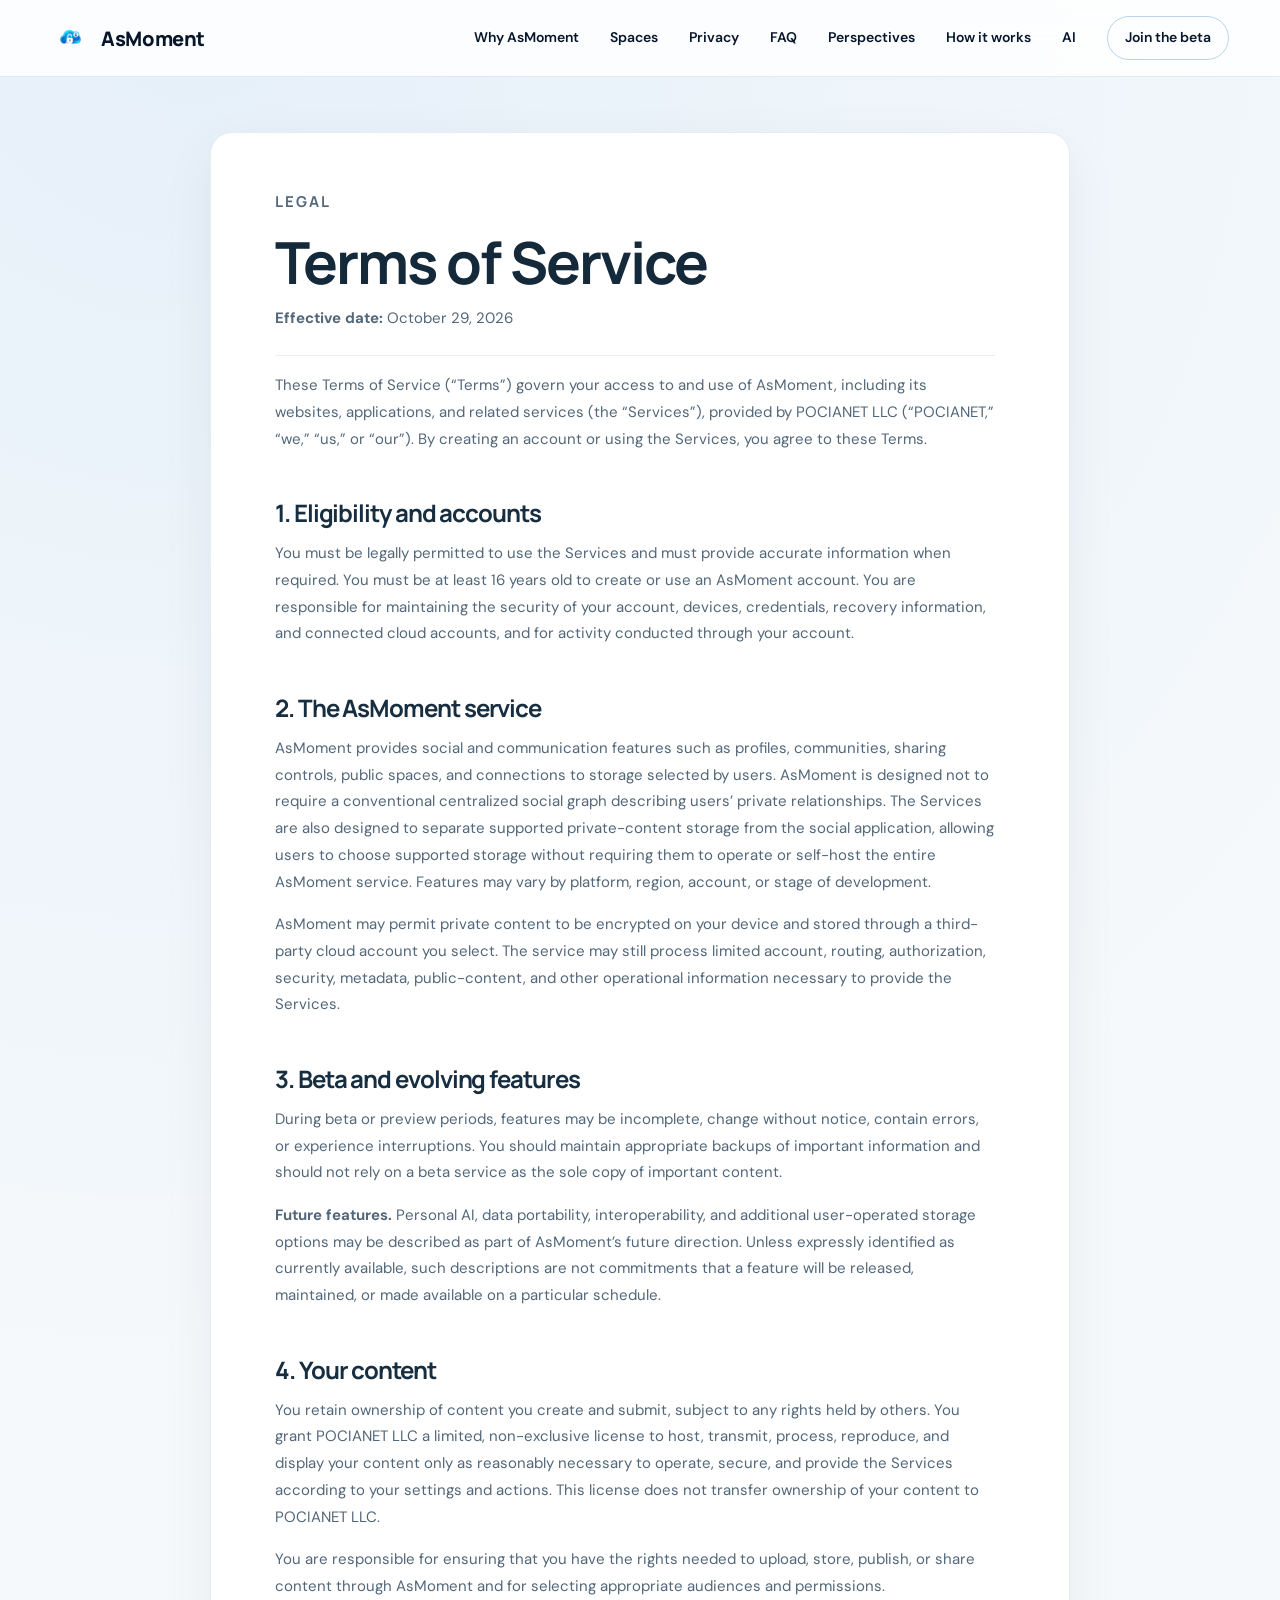
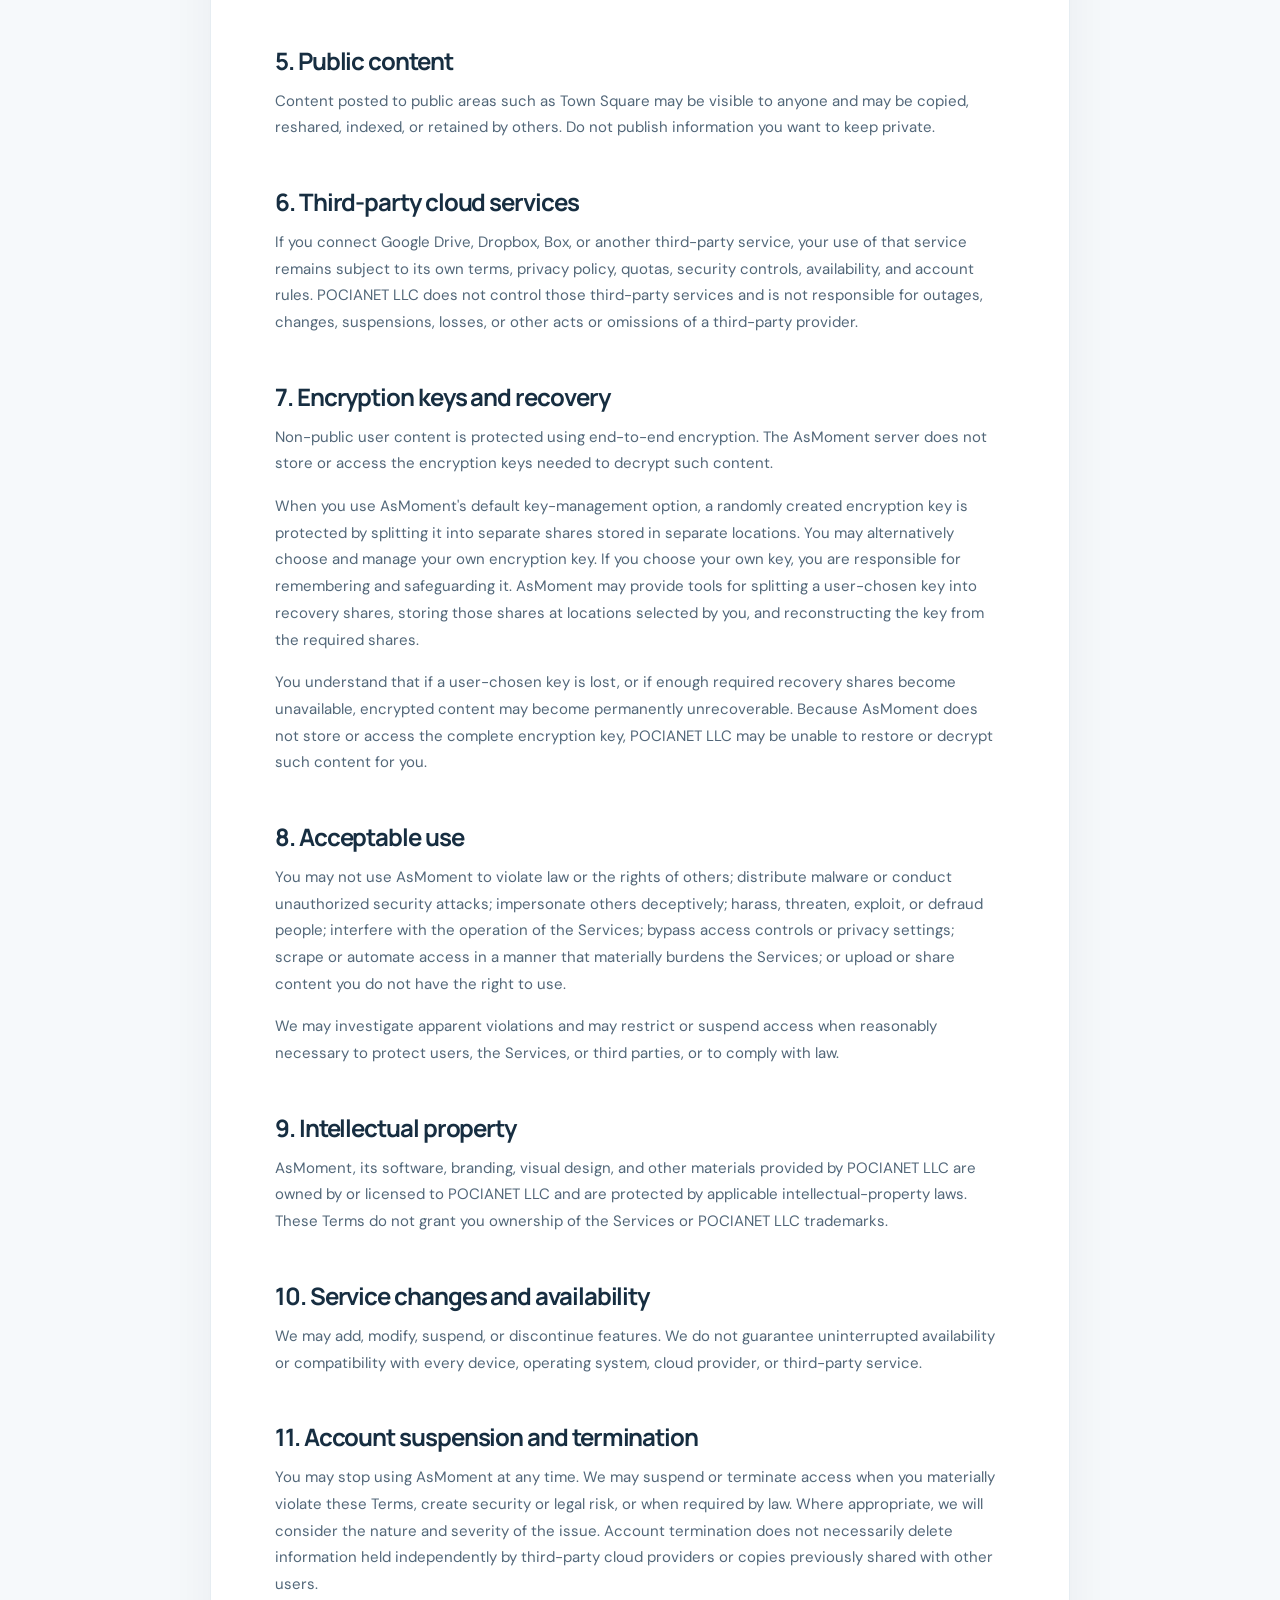
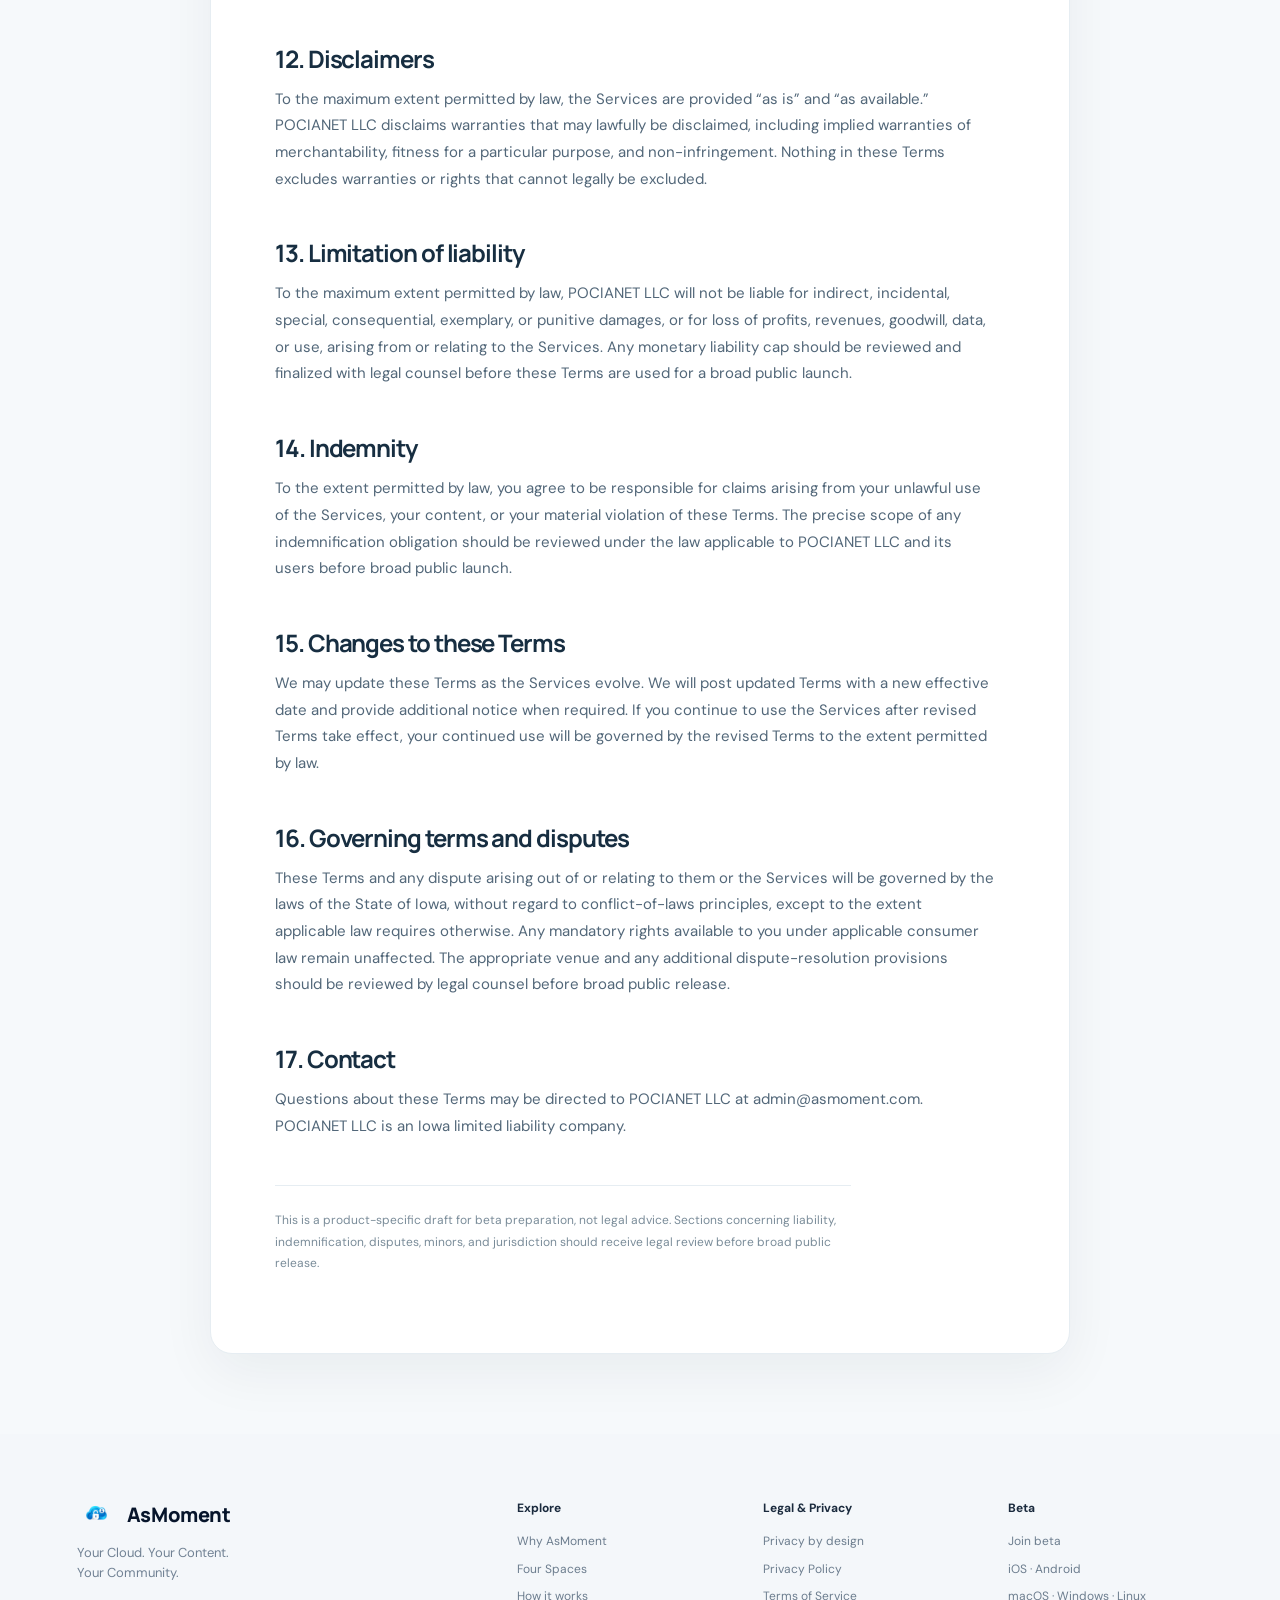
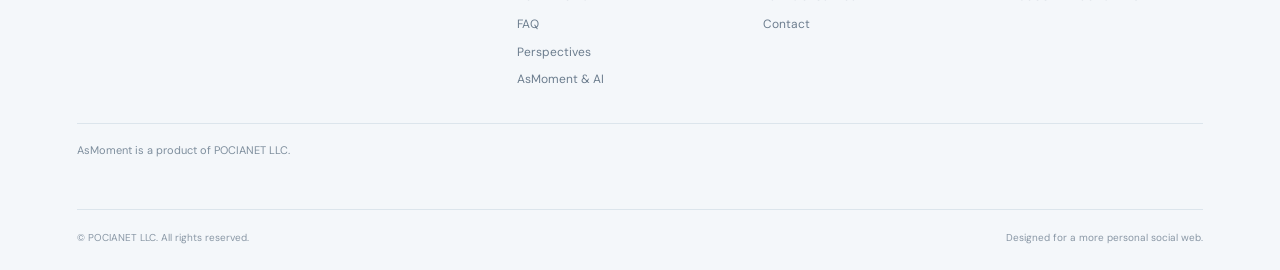
<file: Footer/terms.html>
<!doctype html>
<html lang="en">
<head>
  <meta charset="utf-8">
  <meta name="viewport" content="width=device-width,initial-scale=1">
  <title>Terms of Service | AsMoment</title>
  <meta name="description" content="Terms of Service for AsMoment, a product of POCIANET LLC.">
  <link rel="stylesheet" href="../css/style.css">
</head>
<body>
<header class="site-header" id="top">
  <div class="nav-wrap">
    <a class="brand" href="../index.html" aria-label="AsMoment home"><img src="../assets/logo/asmoment-logo.png" alt="" class="brand-mark"><span>AsMoment</span></a>
    <button class="menu-toggle" aria-expanded="false" aria-controls="site-nav" aria-label="Open navigation"><span></span><span></span></button>
    <nav id="site-nav" class="site-nav" aria-label="Primary navigation"><a href="../why-asmoment.html">Why AsMoment</a><a href="../index.html#spaces">Spaces</a><a href="../privacy.html">Privacy</a><a href="../faq.html">FAQ</a><a href="../perspectives.html">Perspectives</a><a href="../index.html#how">How it works</a><a href="../ai.html">AI</a><a class="nav-cta" href="../beta.html">Join the beta</a></nav>
  </div>
</header>

<main class="legal-page">
  <div class="legal-wrap">
    <p class="legal-kicker">Legal</p>
    <h1>Terms of Service</h1>
    <p class="legal-updated"><strong>Effective date:</strong> October 29, 2026</p>

    <p>These Terms of Service (“Terms”) govern your access to and use of AsMoment, including its websites, applications, and related services (the “Services”), provided by POCIANET LLC (“POCIANET,” “we,” “us,” or “our”). By creating an account or using the Services, you agree to these Terms.</p>

    <h2>1. Eligibility and accounts</h2>
    <p>You must be legally permitted to use the Services and must provide accurate information when required. You must be at least 16 years old to create or use an AsMoment account. You are responsible for maintaining the security of your account, devices, credentials, recovery information, and connected cloud accounts, and for activity conducted through your account.</p>

    <h2>2. The AsMoment service</h2>
    <p>AsMoment provides social and communication features such as profiles, communities, sharing controls, public spaces, and connections to storage selected by users. AsMoment is designed not to require a conventional centralized social graph describing users’ private relationships. The Services are also designed to separate supported private-content storage from the social application, allowing users to choose supported storage without requiring them to operate or self-host the entire AsMoment service. Features may vary by platform, region, account, or stage of development.</p>
    <p>AsMoment may permit private content to be encrypted on your device and stored through a third-party cloud account you select. The service may still process limited account, routing, authorization, security, metadata, public-content, and other operational information necessary to provide the Services.</p>

    <h2>3. Beta and evolving features</h2>
    <p>During beta or preview periods, features may be incomplete, change without notice, contain errors, or experience interruptions. You should maintain appropriate backups of important information and should not rely on a beta service as the sole copy of important content.</p>

    <p><strong>Future features.</strong> Personal AI, data portability, interoperability, and additional user-operated storage options may be described as part of AsMoment’s future direction. Unless expressly identified as currently available, such descriptions are not commitments that a feature will be released, maintained, or made available on a particular schedule.</p>

    <h2>4. Your content</h2>
    <p>You retain ownership of content you create and submit, subject to any rights held by others. You grant POCIANET LLC a limited, non-exclusive license to host, transmit, process, reproduce, and display your content only as reasonably necessary to operate, secure, and provide the Services according to your settings and actions. This license does not transfer ownership of your content to POCIANET LLC.</p>
    <p>You are responsible for ensuring that you have the rights needed to upload, store, publish, or share content through AsMoment and for selecting appropriate audiences and permissions.</p>

    <h2>5. Public content</h2>
    <p>Content posted to public areas such as Town Square may be visible to anyone and may be copied, reshared, indexed, or retained by others. Do not publish information you want to keep private.</p>

    <h2>6. Third-party cloud services</h2>
    <p>If you connect Google Drive, Dropbox, Box, or another third-party service, your use of that service remains subject to its own terms, privacy policy, quotas, security controls, availability, and account rules. POCIANET LLC does not control those third-party services and is not responsible for outages, changes, suspensions, losses, or other acts or omissions of a third-party provider.</p>

    <h2>7. Encryption keys and recovery</h2>
    <p>Non-public user content is protected using end-to-end encryption. The AsMoment server does not store or access the encryption keys needed to decrypt such content.</p>
    <p>When you use AsMoment's default key-management option, a randomly created encryption key is protected by splitting it into separate shares stored in separate locations. You may alternatively choose and manage your own encryption key. If you choose your own key, you are responsible for remembering and safeguarding it. AsMoment may provide tools for splitting a user-chosen key into recovery shares, storing those shares at locations selected by you, and reconstructing the key from the required shares.</p>
    <p>You understand that if a user-chosen key is lost, or if enough required recovery shares become unavailable, encrypted content may become permanently unrecoverable. Because AsMoment does not store or access the complete encryption key, POCIANET LLC may be unable to restore or decrypt such content for you.</p>

    <h2>8. Acceptable use</h2>
    <p>You may not use AsMoment to violate law or the rights of others; distribute malware or conduct unauthorized security attacks; impersonate others deceptively; harass, threaten, exploit, or defraud people; interfere with the operation of the Services; bypass access controls or privacy settings; scrape or automate access in a manner that materially burdens the Services; or upload or share content you do not have the right to use.</p>
    <p>We may investigate apparent violations and may restrict or suspend access when reasonably necessary to protect users, the Services, or third parties, or to comply with law.</p>

    <h2>9. Intellectual property</h2>
    <p>AsMoment, its software, branding, visual design, and other materials provided by POCIANET LLC are owned by or licensed to POCIANET LLC and are protected by applicable intellectual-property laws. These Terms do not grant you ownership of the Services or POCIANET LLC trademarks.</p>

    <h2>10. Service changes and availability</h2>
    <p>We may add, modify, suspend, or discontinue features. We do not guarantee uninterrupted availability or compatibility with every device, operating system, cloud provider, or third-party service.</p>

    <h2>11. Account suspension and termination</h2>
    <p>You may stop using AsMoment at any time. We may suspend or terminate access when you materially violate these Terms, create security or legal risk, or when required by law. Where appropriate, we will consider the nature and severity of the issue. Account termination does not necessarily delete information held independently by third-party cloud providers or copies previously shared with other users.</p>

    <h2>12. Disclaimers</h2>
    <p>To the maximum extent permitted by law, the Services are provided “as is” and “as available.” POCIANET LLC disclaims warranties that may lawfully be disclaimed, including implied warranties of merchantability, fitness for a particular purpose, and non-infringement. Nothing in these Terms excludes warranties or rights that cannot legally be excluded.</p>

    <h2>13. Limitation of liability</h2>
    <p>To the maximum extent permitted by law, POCIANET LLC will not be liable for indirect, incidental, special, consequential, exemplary, or punitive damages, or for loss of profits, revenues, goodwill, data, or use, arising from or relating to the Services. Any monetary liability cap should be reviewed and finalized with legal counsel before these Terms are used for a broad public launch.</p>

    <h2>14. Indemnity</h2>
    <p>To the extent permitted by law, you agree to be responsible for claims arising from your unlawful use of the Services, your content, or your material violation of these Terms. The precise scope of any indemnification obligation should be reviewed under the law applicable to POCIANET LLC and its users before broad public launch.</p>

    <h2>15. Changes to these Terms</h2>
    <p>We may update these Terms as the Services evolve. We will post updated Terms with a new effective date and provide additional notice when required. If you continue to use the Services after revised Terms take effect, your continued use will be governed by the revised Terms to the extent permitted by law.</p>

    <h2>16. Governing terms and disputes</h2>
    <p>These Terms and any dispute arising out of or relating to them or the Services will be governed by the laws of the State of Iowa, without regard to conflict-of-laws principles, except to the extent applicable law requires otherwise. Any mandatory rights available to you under applicable consumer law remain unaffected. The appropriate venue and any additional dispute-resolution provisions should be reviewed by legal counsel before broad public release.</p>

    <h2>17. Contact</h2>
    <p>Questions about these Terms may be directed to POCIANET LLC at <a href="mailto:admin@asmoment.com">admin@asmoment.com</a>. POCIANET LLC is an Iowa limited liability company.</p>

    <p class="legal-disclaimer">This is a product-specific draft for beta preparation, not legal advice. Sections concerning liability, indemnification, disputes, minors, and jurisdiction should receive legal review before broad public release.</p>
  </div>
</main>

<footer class="footer">
  <div class="footer-main">
    <div class="footer-brand"><a class="brand" href="../index.html"><img src="../assets/logo/asmoment-logo.png" alt="" class="brand-mark"><span>AsMoment</span></a><p>Your Cloud. Your Content.<br>Your Community.</p></div>
    <div class="footer-col"><strong>Explore</strong><a href="../why-asmoment.html">Why AsMoment</a><a href="../index.html#spaces">Four Spaces</a><a href="../index.html#how">How it works</a><a href="../faq.html">FAQ</a><a href="../perspectives.html">Perspectives</a><a href="../ai.html">AsMoment & AI</a></div>
    <div class="footer-col"><strong>Legal & Privacy</strong><a href="../privacy.html">Privacy by design</a><a href="privacy.html">Privacy Policy</a><a href="terms.html">Terms of Service</a><a href="mailto:admin@asmoment.com">Contact</a></div>
    <div class="footer-col"><strong>Beta</strong><a href="../beta.html">Join beta</a><span>iOS · Android</span><span>macOS · Windows · Linux</span></div>
  </div>
  <p class="company-line">AsMoment is a product of POCIANET LLC.</p>
  <div class="footer-bottom"><span>© <span id="year"></span> POCIANET LLC. All rights reserved.</span><span>Designed for a more personal social web.</span></div>
</footer>
</body>
</html>
</file>
<file: css/style.css>
@import url('https://fonts.googleapis.com/css2?family=DM+Sans:wght@400;500;600;700&family=Manrope:wght@500;600;700;800&display=swap');
:root{--ink:#07152b;--muted:#607086;--line:#dfe7ef;--blue:#0878df;--cyan:#22c7ec;--pale:#f4f8fc;--navy:#06172e;--white:#fff;--radius:28px}
*{box-sizing:border-box}html{scroll-behavior:smooth}body{margin:0;color:var(--ink);font-family:"DM Sans",Arial,sans-serif;background:#fff;line-height:1.55}a{color:inherit;text-decoration:none}img{max-width:100%;display:block}.section{padding:110px max(6vw,24px);position:relative}.site-header{position:fixed;top:0;left:0;right:0;z-index:50;background:rgba(255,255,255,.82);backdrop-filter:blur(18px);border-bottom:1px solid rgba(215,226,237,.7)}.nav-wrap{height:76px;max-width:1500px;margin:auto;padding:0 max(4vw,20px);display:flex;align-items:center;justify-content:space-between}.brand{display:flex;align-items:center;gap:11px;font-family:Manrope,sans-serif;font-size:20px;font-weight:800;letter-spacing:-.4px}.brand-mark{width:39px;height:31px;object-fit:contain}.site-nav{display:flex;align-items:center;gap:31px;font-size:14px;font-weight:600}.site-nav a{transition:.2s}.site-nav a:hover{color:var(--blue)}.nav-cta{padding:10px 17px;border:1px solid #bcd2e6;border-radius:999px}.menu-toggle{display:none;background:none;border:0;padding:10px}.menu-toggle span{display:block;width:23px;height:2px;background:var(--ink);margin:5px}.hero{min-height:850px;padding-top:170px;display:grid;grid-template-columns:1.02fr .98fr;gap:7vw;align-items:center;overflow:hidden;background:linear-gradient(180deg,#f8fbfe 0%,#fff 72%)}.hero-copy{max-width:720px;z-index:2}.eyebrow,.section-label{text-transform:uppercase;letter-spacing:1.8px;font-size:12px;font-weight:700;color:#52718e;display:flex;align-items:center;gap:9px;margin-bottom:22px}.status-dot{width:8px;height:8px;background:#20b878;border-radius:50%;box-shadow:0 0 0 5px rgba(32,184,120,.12)}h1,h2,h3{font-family:Manrope,sans-serif;margin:0;letter-spacing:-.045em}h1{font-size:clamp(58px,6vw,96px);line-height:.98;font-weight:700}h1 span{background:linear-gradient(90deg,#0878df,#16b9dd);-webkit-background-clip:text;color:transparent}.hero-lede{font-size:20px;color:#53657a;max-width:630px;margin:32px 0}.hero-actions{display:flex;gap:13px}.button{display:inline-flex;align-items:center;gap:22px;padding:14px 20px;border-radius:12px;font-weight:700;font-size:14px}.button.primary{background:var(--ink);color:#fff}.button.primary:hover{background:#102a4b}.button.ghost{border:1px solid #ccd9e5;background:#fff}.hero-trust{display:flex;gap:14px;align-items:center;margin-top:37px;font-size:12px;color:#6b7c8e;font-weight:600}.hero-trust i{width:3px;height:3px;background:#aab7c4;border-radius:50%}.hero-visual{height:610px;position:relative}.hero-glow{position:absolute;border-radius:50%;filter:blur(1px)}.glow-one{width:520px;height:520px;background:radial-gradient(circle,rgba(26,199,235,.13),transparent 68%);right:2%;top:17%}.glow-two{width:350px;height:350px;background:radial-gradient(circle,rgba(20,104,225,.10),transparent 68%);left:35%;top:25%}.visual-orbit{position:absolute;border:1px solid rgba(30,130,207,.14);border-radius:50%;left:50%;top:50%;transform:translate(-50%,-50%)}.orbit-a{width:570px;height:570px}.orbit-b{width:430px;height:430px}.phone-shell{position:absolute;width:292px;height:570px;border:9px solid #0a1c33;border-radius:45px;background:#f6f9fc;left:50%;top:50%;transform:translate(-50%,-50%) rotate(3deg);box-shadow:0 35px 80px rgba(12,50,84,.2);padding:28px 16px}.phone-top{width:85px;height:20px;border-radius:20px;background:#0a1c33;position:absolute;top:7px;left:50%;transform:translateX(-50%)}.mini-brand{display:flex;gap:7px;align-items:center;font:700 12px Manrope}.mini-brand img{width:25px;height:20px;object-fit:contain}.moment-card{margin-top:25px;background:#fff;border-radius:19px;padding:10px;box-shadow:0 8px 24px rgba(15,52,85,.08)}.moment-image{height:250px;border-radius:13px;position:relative;overflow:hidden;background:linear-gradient(#bceafb,#e9f8fc)}.sun{position:absolute;width:44px;height:44px;border-radius:50%;background:#fff8cb;right:32px;top:37px}.hill{position:absolute;border-radius:50% 50% 0 0}.hill-a{width:260px;height:150px;background:#6bb8b3;left:-50px;bottom:-50px;transform:rotate(9deg)}.hill-b{width:250px;height:125px;background:#277fa2;right:-80px;bottom:-35px;transform:rotate(-12deg)}.moment-meta{display:flex;gap:9px;align-items:center;padding:12px 3px 6px}.avatar{width:28px;height:28px;border-radius:50%;background:linear-gradient(135deg,#0d78df,#25caec)}.moment-meta b,.moment-meta small{display:block}.moment-meta b{font-size:10px}.moment-meta small{font-size:8px;color:#8391a0}.moment-actions{display:flex;justify-content:space-between;font-size:10px;color:#617284;padding:7px 4px}.encrypt-pill{margin-top:18px;background:#e9f8f6;color:#177d6a;border-radius:10px;padding:9px;text-align:center;font-size:9px;font-weight:700}.cloud-card,.people-card{position:absolute;background:rgba(255,255,255,.93);backdrop-filter:blur(12px);border:1px solid #e2edf5;box-shadow:0 20px 50px rgba(20,67,104,.14);border-radius:17px}.cloud-card{right:0;top:115px;width:230px;padding:16px;display:flex;align-items:center;gap:11px}.cloud-icon{font-size:25px;color:#1689dc}.cloud-card small,.cloud-card strong{display:block}.cloud-card small{font-size:8px;letter-spacing:1.2px;color:#8796a4}.cloud-card strong{font:700 14px Manrope}.lock{margin-left:auto}.people-card{left:0;bottom:95px;padding:13px 15px;width:210px}.faces{display:flex;margin-bottom:8px}.faces span{width:29px;height:29px;border-radius:50%;background:#dcecf8;border:2px solid #fff;display:grid;place-items:center;font-size:9px;font-weight:700;margin-right:-6px}.faces span:nth-child(2){background:#cceee9}.faces span:nth-child(3){background:#eef2f5}.people-card small{font-size:9px;color:#6a7b8c}.statement{max-width:1600px;margin:auto}.statement-grid{display:grid;grid-template-columns:1.05fr .95fr;gap:8vw}.statement h2,.section-heading h2,.clouds h2,.devices h2{font-size:clamp(42px,4vw,66px);line-height:1.06}.statement h2 span,.architecture h2 span{color:#75869a}.statement-copy{font-size:18px;color:#5c6c7d;max-width:650px}.statement-copy p:first-child{margin-top:0}.statement-copy strong{color:var(--ink)}.section-heading{display:flex;justify-content:space-between;gap:60px;align-items:end;max-width:1500px;margin:0 auto 48px}.section-heading p{max-width:490px;color:#657689;margin:0;font-size:16px}.spaces{background:#f5f8fb}.space-grid{max-width:1500px;margin:auto;display:grid;grid-template-columns:repeat(4,1fr);gap:16px}.space-card{min-height:390px;padding:28px;border-radius:22px;background:#fff;border:1px solid #e2eaf1;display:flex;flex-direction:column;transition:.25s}.space-card:hover{transform:translateY(-5px);box-shadow:0 22px 45px rgba(19,56,87,.08)}.space-no{font-size:11px;color:#8b9aaa}.space-icon{font-size:40px;margin:55px 0 27px;color:#1287d7}.space-card h3{font-size:25px}.space-card p{color:#657487;font-size:14px}.card-foot{margin-top:auto;padding-top:22px;border-top:1px solid #e8eef3;font-size:12px;font-weight:700;display:flex;justify-content:space-between}.architecture{background:var(--navy);color:#fff;display:grid;grid-template-columns:1fr 1fr;gap:9vw;align-items:center;overflow:hidden}.architecture:after{content:"";position:absolute;width:600px;height:600px;border-radius:50%;background:radial-gradient(circle,rgba(18,181,221,.14),transparent 65%);right:-120px;top:0}.section-label.light{color:#82a9c9}.architecture h2,.ai h2{font-size:clamp(43px,4.2vw,68px);line-height:1.05}.arch-copy{z-index:2}.arch-copy>p{color:#aabbd0;font-size:17px;max-width:650px}.principles{margin-top:42px;border-top:1px solid #213650}.principles>div{display:flex;gap:20px;padding:18px 0;border-bottom:1px solid #213650}.principles b{color:#43c8e5;font-size:11px}.principles span strong,.principles span small{display:block}.principles span strong{font-size:14px}.principles span small{color:#8297ad;font-size:12px;margin-top:2px}.arch-diagram{z-index:2;max-width:570px;margin:auto;width:100%}.arch-node{border:1px solid #284663;background:rgba(10,33,57,.85);border-radius:19px;padding:21px 24px;box-shadow:0 18px 45px rgba(0,0,0,.16)}.arch-node small,.arch-node strong,.arch-node>span{display:block}.arch-node small{color:#58cae4;font-size:9px;letter-spacing:1.5px}.arch-node strong{font:700 21px Manrope;margin:3px 0}.arch-node>span{font-size:11px;color:#92a7bb}.arch-node.device{margin:0 50px}.arch-node.cloud{background:linear-gradient(135deg,#0d3356,#0a243f)}.flow-line{height:65px;width:1px;background:#38546e;margin:auto;position:relative}.flow-line span{position:absolute;white-space:nowrap;font-size:8px;color:#718ba2;background:var(--navy);padding:3px 7px;left:8px;top:22px}.flow-line.secure{background:#19a8ca}.provider-row{display:flex;gap:7px;margin-top:13px}.provider-row span{font-size:9px;border:1px solid #315674;border-radius:7px;padding:6px 8px}.arch-node em{display:block;color:#6f8aa2;font-size:8px;font-style:normal;margin-top:9px}.how{max-width:1700px;margin:auto}.steps{display:grid;grid-template-columns:repeat(4,1fr);border-top:1px solid var(--line);border-bottom:1px solid var(--line)}.step{padding:35px 28px 42px;border-right:1px solid var(--line);min-height:315px}.step:last-child{border-right:0}.step-num{font-size:10px;color:#8da0b1}.step-glyph{font-size:34px;color:#0b86d9;margin:43px 0 30px}.step h3{font-size:20px}.step p{font-size:13px;color:#69798a}.clouds{padding-top:30px}.clouds-panel{max-width:1500px;margin:auto;background:#eff6fb;border-radius:30px;padding:60px;display:grid;grid-template-columns:.8fr 1.2fr;gap:7vw;align-items:center}.clouds-panel p{color:#617386;max-width:500px}.provider-grid{display:grid;grid-template-columns:1fr 1fr;gap:12px}.provider{background:#fff;border:1px solid #dce7ef;border-radius:14px;padding:17px;display:grid;grid-template-columns:35px 1fr;grid-template-rows:auto auto;column-gap:12px;align-items:center}.provider>span{grid-row:1/3;width:31px;height:31px;display:grid;place-items:center;font-weight:700;color:#1686d5}.provider strong{font-size:13px}.provider small{font-size:9px;color:#8392a1}.provider.muted{opacity:.75}.gdrive{border:7px solid #2b8ae2;border-top-color:#f5b840;border-right-color:#45aa68;transform:rotate(45deg);width:25px!important;height:25px!important}.boxlogo{font-size:12px}.devices{display:grid;grid-template-columns:.8fr 1.2fr;gap:8vw;align-items:center;overflow:hidden}.device-copy p{color:#627387;max-width:520px}.os-list{display:flex;flex-wrap:wrap;gap:8px;margin-top:28px}.os-list span{padding:8px 12px;border:1px solid #d8e2ea;border-radius:999px;font-size:11px;font-weight:700}.device-art{height:480px;position:relative}.laptop{position:absolute;width:590px;left:50%;top:50%;transform:translate(-45%,-50%)}.laptop-screen{height:340px;border:11px solid #14283d;border-radius:20px;background:#f7fafc;display:grid;grid-template-columns:120px 1fr;padding:20px;gap:22px;box-shadow:0 35px 65px rgba(20,54,85,.15)}.mock-sidebar{border-radius:10px;background:linear-gradient(#e3eef5 20%,transparent 20% 25%,#e3eef5 25% 32%,transparent 32% 37%,#e3eef5 37% 44%,transparent 44%)}.mock-feed{display:grid;gap:12px}.mock-feed i{background:linear-gradient(135deg,#c8edf2,#d8e9f5);border-radius:12px}.laptop-base{height:13px;background:#b9c5cf;border-radius:0 0 50% 50%;width:660px;margin-left:-35px}.mobile{position:absolute;width:160px;height:330px;border:8px solid #10253a;border-radius:28px;background:#fff;right:2%;bottom:5%;box-shadow:0 25px 55px rgba(16,48,77,.18);padding:13px}.mock-top{height:20px;background:#e6eef4;border-radius:6px;margin-bottom:10px}.mock-photo{height:170px;background:linear-gradient(145deg,#b9e9ef,#6fb1cc);border-radius:10px}.mock-lines{height:45px;margin-top:10px;background:linear-gradient(#e6eef4 15%,transparent 15% 35%,#e6eef4 35% 50%,transparent 50%)}.ai{background:#07182f;color:#fff;display:grid;grid-template-columns:1fr 1fr;gap:10vw;align-items:center;overflow:hidden}.ai-copy p{color:#9fb2c7;max-width:600px}.future-note{font-size:11px!important;border-left:2px solid #28bddd;padding-left:12px}.ai-visual{height:500px;position:relative;display:grid;place-items:center}.ai-core{width:145px;height:145px;border-radius:50%;background:radial-gradient(circle at 30% 25%,#22d0eb,#0878df 55%,#0a3d7e);display:grid;place-items:center;font:800 48px Manrope;box-shadow:0 0 70px rgba(22,173,222,.3);z-index:2}.ai-core span{font-size:22px}.ai-ring{position:absolute;border:1px solid #254665;border-radius:50%}.r1{width:240px;height:240px}.r2{width:360px;height:360px}.r3{width:480px;height:480px}.ai-tag{position:absolute;border:1px solid #284968;background:#0b213b;border-radius:999px;padding:7px 12px;font-size:9px;color:#8eb0c8}.tag1{left:9%;top:22%}.tag2{right:2%;top:48%}.tag3{left:15%;bottom:18%}.beta{padding-top:90px;padding-bottom:90px}.beta-panel{max-width:1500px;margin:auto;border-radius:30px;background:linear-gradient(120deg,#0b7ee0,#0a54b6);color:#fff;padding:60px;display:flex;justify-content:space-between;align-items:center;gap:60px;box-shadow:0 25px 60px rgba(11,91,176,.18)}.beta-copy{max-width:760px}.beta-copy .eyebrow{color:#cbe9fb}.beta-copy h2{font-size:clamp(38px,4vw,62px);line-height:1.04}.beta-copy p{color:#d8eafd;max-width:650px}.beta-action{text-align:center;min-width:240px}.light-button{background:#fff!important;color:#0b5db6!important}.beta-action small{display:block;margin-top:11px;color:#cde2f7}.footer{background:#f4f7fa;padding:65px max(6vw,24px) 25px}.footer-main{max-width:1500px;margin:auto;display:grid;grid-template-columns:2fr repeat(3,1fr);gap:50px}.footer-brand p{font-size:13px;color:#718294}.footer-col{display:flex;flex-direction:column;gap:9px;font-size:12px;color:#6c7d8e}.footer-col strong{color:#1a2a3d;margin-bottom:6px}.footer-col a:hover{color:var(--blue)}.footer-bottom{max-width:1500px;margin:50px auto 0;padding-top:20px;border-top:1px solid #dce5ec;display:flex;justify-content:space-between;font-size:10px;color:#8997a5}.reveal{opacity:0;transform:translateY(18px);transition:opacity .7s ease,transform .7s ease}.reveal.visible{opacity:1;transform:none}
@media(max-width:1000px){.site-nav{display:none;position:absolute;top:76px;left:0;right:0;background:#fff;padding:24px;flex-direction:column;align-items:flex-start;border-bottom:1px solid var(--line)}.site-nav.open{display:flex}.menu-toggle{display:block}.hero{grid-template-columns:1fr;padding-top:145px}.hero-copy{max-width:800px}.hero-visual{height:560px}.statement-grid,.architecture,.devices,.ai{grid-template-columns:1fr}.space-grid,.steps{grid-template-columns:1fr 1fr}.clouds-panel{grid-template-columns:1fr}.architecture{gap:60px}.arch-diagram{margin:0}.devices{gap:20px}.device-art{margin-top:20px}.ai-visual{order:2}.footer-main{grid-template-columns:2fr 1fr 1fr}.footer-col:last-child{display:none}}
@media(max-width:650px){.section{padding:78px 22px}.hero{padding-top:130px;min-height:auto}.hero-lede{font-size:17px}.hero-actions{flex-direction:column;align-items:stretch}.button{justify-content:center}.hero-trust{flex-wrap:wrap}.hero-visual{height:500px;transform:scale(.82);margin:-30px -50px}.cloud-card{right:-20px}.people-card{left:-20px}.statement-grid{grid-template-columns:1fr;gap:25px}.section-heading{display:block}.section-heading p{margin-top:18px}.space-grid,.steps{grid-template-columns:1fr}.space-card{min-height:300px}.space-icon{margin:30px 0 20px}.step{border-right:0;border-bottom:1px solid var(--line)}.clouds-panel{padding:30px 20px}.provider-grid{grid-template-columns:1fr}.arch-node.device{margin:0 15px}.devices{padding-bottom:20px}.device-art{height:370px;transform:scale(.72);margin:-30px -100px}.laptop{left:44%}.ai-visual{height:390px;transform:scale(.78);margin:-20px}.beta-panel{padding:35px 25px;display:block}.beta-action{margin-top:28px;text-align:left}.footer-main{grid-template-columns:1fr 1fr}.footer-brand{grid-column:1/-1}.footer-bottom{display:block}.footer-bottom span{display:block;margin-top:6px}}
@media(prefers-reduced-motion:reduce){html{scroll-behavior:auto}.reveal{opacity:1;transform:none;transition:none}}

.site-nav a.active{color:var(--blue)}
.page-hero{padding-top:190px;padding-bottom:100px;min-height:650px;background:linear-gradient(180deg,#f7fbfe,#fff);display:flex;flex-direction:column;justify-content:center}
.page-kicker{font-size:12px;text-transform:uppercase;letter-spacing:2px;color:#517491;font-weight:700;margin-bottom:25px}
.page-title{font-size:clamp(54px,6.2vw,94px);line-height:1.01;max-width:1300px}.page-title span{color:#1689d7}
.page-lede{max-width:780px;font-size:20px;color:#607287;margin-top:34px}
.editorial{max-width:1500px;margin:auto;display:grid;grid-template-columns:260px 1fr;gap:8vw;border-top:1px solid var(--line)}
.editorial-aside{display:flex;gap:18px;align-items:flex-start;font-size:12px}.editorial-aside span{color:#0c89d9}.editorial-aside strong{font-size:12px}
.editorial-body{max-width:850px}.editorial-body h2{font-size:clamp(38px,4vw,60px);line-height:1.08;margin-bottom:30px}.editorial-body p{font-size:18px;color:#5e7083}.editorial-body strong{color:var(--ink)}
.beliefs,.storage-section,.ai-principles,.beta-details{background:#f5f8fb}.belief-grid{max-width:1500px;margin:auto;display:grid;grid-template-columns:repeat(4,1fr);gap:14px}
.belief{background:#fff;border:1px solid #e1e9f0;border-radius:18px;padding:28px;min-height:280px}.belief>span{font-size:10px;color:#168bd9}.belief h3{font-size:22px;margin-top:60px}.belief p{font-size:13px;color:#667789}
.split-dark{background:#07182f;color:#fff;display:grid;grid-template-columns:1fr 1fr;gap:8vw;align-items:center}.split-dark h2{font-size:clamp(44px,4.5vw,70px);line-height:1.05}.split-dark h2 span{color:#6f879f}
.quote-card{border:1px solid #294761;background:#0a213b;border-radius:24px;padding:55px}.quote-card p{font:600 clamp(30px,3vw,45px) Manrope;letter-spacing:-.04em;margin:0}.quote-card small{display:block;color:#7f9bb4;margin-top:20px}
.page-cta{max-width:1500px;margin:auto;display:flex;justify-content:space-between;align-items:end;gap:50px}.page-cta h2{font-size:clamp(40px,4vw,62px)}.page-cta p{color:#68798b}
.arch-explainer{background:#07182f;color:#fff}.arch-story{max-width:1450px;margin:auto;display:grid;grid-template-columns:1fr 110px 1fr 110px 1fr;align-items:center}
.arch-stage{min-height:260px;border:1px solid #294761;border-radius:20px;background:#0a213b;padding:28px}.arch-stage b{color:#32c1df;font-size:11px}.arch-stage small{display:block;color:#7694ad;font-size:9px;letter-spacing:1.4px;margin-top:40px}.arch-stage h3{font-size:24px;margin:5px 0}.arch-stage p{color:#8da6bb;font-size:12px}.arch-arrow{text-align:center;color:#39c1df}.arch-arrow span{display:block;color:#69869e;font-size:8px;margin-top:4px}
.storage-grid{max-width:1500px;margin:auto;display:grid;grid-template-columns:repeat(4,1fr);gap:14px}.storage-card{background:#fff;border:1px solid #dfe8ef;border-radius:18px;padding:30px;min-height:270px}.storage-symbol{display:grid;place-items:center;width:48px;height:48px;border-radius:13px;background:#eaf6fc;color:#0c83d4;font-weight:800}.storage-card h3{font-size:21px;margin-top:45px}.storage-card p{font-size:12px;color:#697a8b}.storage-card small{font-size:8px;letter-spacing:1px;color:#1886d0}.storage-card.testing{opacity:.75}
.privacy-boundaries{background:#07182f;color:#fff}.boundary-grid{max-width:1500px;margin:auto;display:grid;grid-template-columns:repeat(3,1fr);gap:1px;background:#27415a;border:1px solid #27415a}.boundary{background:#07182f;padding:35px}.boundary b{font:600 20px Manrope}.boundary p{font-size:12px;color:#8fa5b9}.technical-note{max-width:1500px;margin:35px auto 0;color:#7891a8;font-size:10px}
.future-badge{margin-top:20px;border:1px solid #cfe0ed;border-radius:999px;padding:8px 13px;width:max-content;font-size:10px;color:#6a7d8f;background:#fff}
.ai-principle-grid{max-width:1500px;margin:auto;display:grid;grid-template-columns:repeat(3,1fr);gap:14px}.ai-principle{background:#fff;border:1px solid #dfe8ef;border-radius:20px;padding:35px;min-height:330px}.orb{width:55px;height:55px;border-radius:50%;display:grid;place-items:center;background:linear-gradient(135deg,#dff7fb,#dcecfb);color:#0a82d3;font-size:11px}.ai-principle h3{font-size:24px;margin-top:70px}.ai-principle p{color:#687a8c;font-size:13px}
.ai-flow-card{display:flex;align-items:center;gap:14px}.ai-flow-card div{flex:1;border:1px solid #2a4964;background:#0a213b;border-radius:15px;padding:20px}.ai-flow-card span,.ai-flow-card b{display:block}.ai-flow-card span{font-size:11px;color:#9ab0c4}.ai-flow-card b{color:#36bddb;font-size:9px;margin-top:12px}.ai-flow-card i{width:30px;height:1px;background:#2f7690}
.beta-page{padding-top:190px;min-height:780px;background:linear-gradient(135deg,#f7fbfe,#eef7fc);display:grid;grid-template-columns:1.1fr .9fr;gap:9vw;align-items:center}.beta-page-copy h1{font-size:clamp(52px,5.5vw,86px);line-height:1.01}.beta-page-copy h1 span{color:#1186d5}.beta-page-copy>p{font-size:18px;color:#617387;max-width:680px}.beta-checks{display:grid;gap:10px;margin-top:35px;font-size:12px;color:#536b7e}.beta-checks span::first-letter{color:#18a775}.beta-contact{background:#fff;border:1px solid #dce7ef;border-radius:24px;padding:45px;box-shadow:0 30px 70px rgba(24,67,101,.09)}.contact-icon{width:55px;height:55px;border-radius:15px;background:#e8f5fb;color:#0b83d4;display:grid;place-items:center;font:700 23px Manrope;margin-bottom:35px}.beta-contact h2{font-size:34px}.beta-contact p{color:#65778a}.button.wide{width:100%;justify-content:space-between;margin-top:15px}.beta-contact>small{display:block;color:#8b99a7;font-size:9px;margin-top:12px}
@media(max-width:1000px){.editorial{grid-template-columns:1fr;gap:30px}.belief-grid,.storage-grid{grid-template-columns:1fr 1fr}.arch-story{grid-template-columns:1fr}.arch-arrow{padding:18px;transform:rotate(90deg)}.ai-principle-grid{grid-template-columns:1fr}.beta-page{grid-template-columns:1fr}.split-dark{grid-template-columns:1fr}.page-hero{min-height:560px}.boundary-grid{grid-template-columns:1fr}}
@media(max-width:650px){.page-hero{padding-top:140px;min-height:520px}.page-lede{font-size:17px}.belief-grid,.storage-grid{grid-template-columns:1fr}.page-cta{display:block}.page-cta .button{margin-top:25px}.quote-card{padding:30px}.ai-flow-card{flex-direction:column;align-items:stretch}.ai-flow-card i{height:25px;width:1px;margin:auto}.beta-page{padding-top:140px}.beta-contact{padding:30px 22px}}


/* v2.1 — AsMoment space system and human-centered storytelling */
.material-symbols-rounded{
  font-family:'Material Symbols Rounded';
  font-weight:normal;font-style:normal;font-size:32px;line-height:1;
  letter-spacing:normal;text-transform:none;display:inline-block;white-space:nowrap;
  word-wrap:normal;direction:ltr;-webkit-font-feature-settings:'liga';-webkit-font-smoothing:antialiased;
  font-feature-settings:'liga';
}
.space-icon{
  width:62px;height:62px;border-radius:18px;display:grid;place-items:center;
  margin:30px 0 20px;
}
.space-card.corner .space-icon{color:#00897b;background:#e6f6f3}
.space-card.family .space-icon{color:#e88909;background:#fff3df}
.space-card.community .space-icon{color:#2787e8;background:#e9f3fd}
.space-card.square .space-icon{color:#6657c8;background:#efedfb}
.space-card.corner{border-top:3px solid #00897b}
.space-card.family{border-top:3px solid #f59e0b}
.space-card.community{border-top:3px solid #2787e8}
.space-card.square{border-top:3px solid #6657c8}

.human-story{
  max-width:none;background:#f5f8fb;display:grid;grid-template-columns:.85fr 1.15fr;
  gap:7vw;align-items:center;
}
.human-story-copy{max-width:650px;margin-left:auto}
.human-story-copy h2{font-size:clamp(40px,4.4vw,68px);line-height:1.05;margin:18px 0 24px}
.human-story-copy h2 span{color:#75879a}
.human-story-copy p{font-size:17px;color:#647689;max-width:580px}
.text-link{display:inline-flex;gap:12px;align-items:center;margin-top:18px;color:#087ac5;font-size:12px;font-weight:700}
.human-photo-grid{
  display:grid;grid-template-columns:1fr 1fr;grid-template-rows:240px 240px;
  gap:16px;min-height:496px;
}
.photo-slot{margin:0;border-radius:24px;overflow:hidden;position:relative;background:#dceaf1;min-height:0}
.photo-slot:nth-child(2){margin-top:0;min-height:0}
.photo-slot img{width:100%;height:100%;display:block;object-fit:cover}
.photo-family{grid-column:1;grid-row:1}
.photo-friends{grid-column:1;grid-row:2}
.photo-community{grid-column:2;grid-row:1 / span 2}
.photo-slot figcaption{position:absolute;left:14px;right:14px;bottom:14px;padding:14px 15px;border-radius:14px;
  background:rgba(255,255,255,.88);backdrop-filter:blur(10px);display:flex;flex-direction:column}
.photo-slot figcaption b{font:600 15px Manrope;color:#162b3d}
.photo-slot figcaption span{font-size:10px;color:#718394;margin-top:3px}
.company-line{max-width:1500px;margin:38px auto -28px;font-size:10px;color:#7d8d9b}

@media(max-width:1000px){
  .human-story{grid-template-columns:1fr}
  .human-story-copy{margin:0}
  .human-photo-grid{grid-template-columns:1fr 1fr;grid-template-rows:220px 220px;min-height:456px}
}
@media(max-width:650px){
  .human-photo-grid{grid-template-columns:1fr;grid-template-rows:none;min-height:auto}
  .photo-family,.photo-friends,.photo-community{grid-column:1;grid-row:auto;min-height:260px}
  .photo-slot,.photo-slot:nth-child(2){min-height:300px;margin:0}
}


/* v2.3: mobile illustration and relationship-photo refinements */
@media (max-width:520px){
  html,body{overflow-x:hidden}
  .container{width:min(100% - 32px,1180px)}

  /* Hero: keep the complete phone composition inside the viewport. */
  .hero-visual{
    height:455px;
    width:100%;
    max-width:390px;
    margin:0 auto;
    transform:none;
    overflow:hidden;
  }
  .phone-shell{
    width:230px;
    height:450px;
    border-width:7px;
    border-radius:36px;
    padding:23px 13px;
    top:50%;
  }
  .phone-top{width:68px;height:16px}
  .cloud-card{right:0;top:105px;transform:scale(.82);transform-origin:right center}
  .social-card{left:0;bottom:45px;transform:scale(.82);transform-origin:left center}
  .hero-trust{font-size:11px;line-height:1.5;gap:7px;flex-wrap:wrap}

  /* Cross-platform art: center and scale instead of using negative margins/cropping. */
  .device-art{
    width:100%;
    height:300px;
    transform:scale(.58);
    transform-origin:top center;
    margin:0 auto -115px;
    left:auto;
  }
  .devices{overflow:hidden;padding-bottom:44px}
  .device{margin:0}

  /* AI: shrink the orbit system as a single composition. */
  .ai-visual{
    width:100%;
    height:350px;
    transform:none;
    margin:0 auto;
    overflow:hidden;
  }
  .orbit-a{width:330px;height:330px}
  .orbit-b{width:250px;height:250px}
  .ai-core{
    width:112px;height:112px;
    font-size:0;
    white-space:nowrap;
  }
  .ai-core::after{
    content:"AI";
    font:800 38px Manrope;
    color:#fff;
    white-space:nowrap;
  }
  .ai-core span{display:none}
  .ai-tag{font-size:8px;padding:6px 9px;white-space:nowrap}
  .tag-data{left:8px}
  .tag-permission{right:8px}
  .tag-context{left:28px}

  /* v2.2 relationship photos: stack cleanly on narrow screens. */
  .human-photo-grid{
    grid-template-columns:1fr;
    grid-template-rows:none;
    min-height:auto;
    gap:14px;
  }
  .photo-family,.photo-friends,.photo-community{
    grid-column:1;
    grid-row:auto;
    min-height:235px;
  }
  .photo-slot figcaption{left:10px;right:10px;bottom:10px}
}

@media (max-width:390px){
  .hero-visual{height:420px}
  .phone-shell{width:210px;height:410px}
  .cloud-card,.social-card{transform:scale(.72)}
  .device-art{transform:scale(.52);margin-bottom:-135px}
  .ai-visual{height:320px}
  .orbit-a{width:300px;height:300px}
  .orbit-b{width:225px;height:225px}
  .ai-core{width:100px;height:100px}
  .ai-core::after{font-size:34px}
}

/* v2.4: Family + Friends top row; full Community scene below */
@media (min-width:521px){
  .human-photo-grid{
    display:grid;
    grid-template-columns:1fr 1fr;
    grid-template-rows:210px auto;
    gap:16px;
    min-height:0;
  }
  .photo-family{grid-column:1;grid-row:1}
  .photo-friends{grid-column:2;grid-row:1}
  .photo-community{
    grid-column:1 / span 2;
    grid-row:2;
    min-height:0;
    aspect-ratio:2 / 1;
  }
  .photo-community img{
    width:100%;
    height:100%;
    object-fit:contain;
    object-position:center;
    background:#eef5f8;
  }
}


/* v2.5 legal pages */
.footer-legal{display:flex;gap:18px;flex-wrap:wrap;margin-top:14px}
.footer-legal a,.legal-footer a{color:inherit;text-decoration:none;opacity:.76}
.footer-legal a:hover,.legal-footer a:hover{opacity:1;text-decoration:underline}
.legal-header{min-height:72px;padding:12px clamp(20px,5vw,72px);display:flex;align-items:center;justify-content:space-between;border-bottom:1px solid #e7eef3;background:#fff;position:sticky;top:0;z-index:10}
.legal-brand{display:flex;align-items:center;gap:10px;text-decoration:none;color:#12283a;font:700 20px Manrope,sans-serif}
.legal-brand img{width:38px;height:38px;object-fit:contain}
.legal-home{font-size:13px;color:#247fc4;text-decoration:none}
.legal-page{background:#f8fbfd;padding:64px 20px 90px}
.legal-wrap{max-width:860px;margin:0 auto;background:#fff;border:1px solid #e6edf2;border-radius:24px;padding:clamp(28px,5vw,64px);box-shadow:0 18px 55px rgba(18,40,58,.06)}
.legal-kicker{text-transform:uppercase;letter-spacing:.14em;font:700 11px Manrope,sans-serif;color:#2787e8;margin:0 0 10px}
.legal-wrap h1{font:700 clamp(38px,6vw,58px)/1.05 Manrope,sans-serif;color:#14293a;margin:0 0 12px}
.legal-updated{color:#718394;margin-bottom:38px}
.legal-wrap h2{font:700 24px/1.25 Manrope,sans-serif;color:#172e41;margin:38px 0 12px}
.legal-wrap h3{font:700 17px/1.3 Manrope,sans-serif;color:#29465b;margin:24px 0 8px}
.legal-wrap p{font-size:15px;line-height:1.75;color:#526779;margin:0 0 16px}
.legal-note{border-left:4px solid #2787e8;background:#eff8ff;border-radius:8px;padding:18px 20px;color:#36586f;font-size:14px;line-height:1.65;margin:28px 0}
.legal-disclaimer{margin-top:46px!important;padding-top:24px;border-top:1px solid #e6edf2;font-size:12px!important;color:#7a8c99!important}
.legal-footer{padding:28px clamp(20px,5vw,72px);display:flex;gap:10px 28px;flex-wrap:wrap;align-items:center;justify-content:center;font-size:12px;color:#6f8291;border-top:1px solid #e7eef3}
.legal-footer nav{display:flex;gap:16px}
@media(max-width:520px){
  .legal-header{min-height:62px}
  .legal-brand span{font-size:17px}
  .legal-page{padding:28px 12px 55px}
  .legal-wrap{border-radius:18px;padding:26px 20px}
  .legal-wrap h2{font-size:21px}
}


/* Legal-page polish */
.legal-header{
  max-width:1180px;
  margin:0 auto;
  min-height:78px;
  padding:14px 28px;
  background:#fff;
}
.legal-brand img{
  width:44px;
  height:44px;
  display:block;
  object-fit:contain;
}
.legal-home{
  display:inline-flex;
  align-items:center;
  min-height:36px;
  padding:0 14px;
  border:1px solid #dce8ef;
  border-radius:999px;
  background:#f8fbfd;
  font-weight:600;
}
.legal-page{
  padding:56px 24px 80px;
  background:
    radial-gradient(circle at 15% 0%,rgba(39,135,232,.08),transparent 30%),
    #f6f9fb;
}
.legal-wrap{
  max-width:780px;
  padding:56px 64px 62px;
  border-radius:22px;
}
.legal-wrap h1{
  max-width:680px;
  letter-spacing:-.035em;
}
.legal-updated{
  padding-bottom:24px;
  border-bottom:1px solid #e8eef2;
  margin-bottom:34px;
}
.legal-wrap h2{
  margin-top:42px;
  padding-top:4px;
}
.legal-wrap h3{
  margin-top:26px;
}
.legal-wrap p{
  max-width:72ch;
  font-size:15px;
  line-height:1.78;
}
.legal-note{
  margin:30px 0 36px;
}
.legal-footer{
  background:#fff;
  line-height:1.6;
}

@media(max-width:720px){
  .legal-header{padding:12px 18px}
  .legal-page{padding:28px 12px 50px}
  .legal-wrap{padding:34px 24px 42px}
}
@media(max-width:480px){
  .legal-brand img{width:38px;height:38px}
  .legal-home{font-size:12px;padding:0 10px}
  .legal-wrap h1{font-size:38px}
  .legal-wrap p{font-size:14px}
}


/* v2.6 FAQ, Beta, and Perspectives */
.content-page{background:#f8fbfd;min-height:70vh}
.page-hero{padding:110px 0 64px;background:linear-gradient(180deg,#fff 0%,#f8fbfd 100%)}
.compact-hero{padding-bottom:46px}
.narrow{max-width:860px}
.eyebrow{text-transform:uppercase;letter-spacing:.14em;font:700 11px Manrope;color:#2787e8;margin-bottom:14px}
.page-hero h1{font:700 clamp(44px,7vw,76px)/1.02 Manrope;color:#132a3d;letter-spacing:-.045em;margin:0 0 20px}
.page-lede{font-size:18px;line-height:1.7;color:#5c7183;max-width:720px}
.faq-list{padding:12px 0 90px}
.faq-list details{background:#fff;border:1px solid #e4edf2;border-radius:16px;margin:12px 0;box-shadow:0 8px 24px rgba(17,48,72,.035)}
.faq-list summary{cursor:pointer;list-style:none;padding:20px 54px 20px 22px;font:700 16px/1.4 Manrope;color:#173148;position:relative}
.faq-list summary::-webkit-details-marker{display:none}
.faq-list summary:after{content:"+";position:absolute;right:22px;top:17px;font-size:24px;color:#2787e8}
.faq-list details[open] summary:after{content:"–"}
.faq-list details p{padding:0 22px 22px;margin:0;color:#5c7183;line-height:1.75;font-size:14px}
.faq-list a,.beta-note a{color:#167bc1}
.beta-grid,.article-grid{display:grid;grid-template-columns:repeat(3,1fr);gap:18px;padding:20px 0 72px}
.info-card,.article-card{background:#fff;border:1px solid #e3edf2;border-radius:22px;padding:30px;box-shadow:0 14px 38px rgba(18,54,80,.045)}
.info-card .material-symbols-rounded{font-size:32px;color:#2787e8}
.info-card h2,.article-card h2{font:700 21px/1.3 Manrope;color:#173148;margin:16px 0 10px}
.info-card p,.article-card p,.beta-note p{color:#607486;line-height:1.7;font-size:14px}
.beta-note{background:#edf7fd;border:1px solid #d9ebf5;border-radius:22px;padding:30px 34px;margin-bottom:90px}
.beta-note h2{font:700 24px Manrope;color:#173148;margin-top:0}
.article-grid{grid-template-columns:1.25fr 1fr 1fr}
.article-card.featured{background:linear-gradient(145deg,#eef9ff,#fff)}
.article-type{font:700 10px Manrope!important;text-transform:uppercase;letter-spacing:.12em;color:#2787e8!important}
.coming-soon{display:inline-block;margin-top:10px;font:600 11px Manrope;color:#8495a2;background:#f0f4f6;border-radius:999px;padding:7px 10px}
.main-nav .active{color:#167bc1}
@media(max-width:820px){
  .beta-grid,.article-grid{grid-template-columns:1fr}
  .page-hero{padding:80px 0 46px}
}
@media(max-width:520px){
  .page-hero{padding:62px 0 34px}
  .page-lede{font-size:16px}
  .faq-list{padding-inline:16px}
  .beta-grid,.article-grid{padding-inline:16px}
  .beta-note{margin-inline:16px}
}


/* v2.6.2 — shared site chrome and consistent page margins */
.container{
  width:min(calc(100% - 12vw),1500px);
  margin-inline:auto;
}
.container.narrow{max-width:900px}

/* Keep full-width section backgrounds, while aligning section content with the site header. */
.section{
  padding-left:max(6vw,calc((100vw - 1500px)/2 + 24px));
  padding-right:max(6vw,calc((100vw - 1500px)/2 + 24px));
}
.page-hero:not(.section){
  padding-left:max(6vw,calc((100vw - 1500px)/2 + 24px));
  padding-right:max(6vw,calc((100vw - 1500px)/2 + 24px));
}
.page-hero:not(.section) > .container{
  width:100%;
  margin-inline:auto;
}
.faq-list,.beta-grid,.article-grid,.beta-note{
  width:min(calc(100% - 12vw),1500px);
  margin-left:auto;
  margin-right:auto;
}
.faq-list.narrow,.beta-note.narrow{max-width:900px}
.company-line{
  max-width:1500px;
  margin:34px auto 0;
  padding-top:18px;
  border-top:1px solid #dce5ec;
  font-size:11px;
  color:#7e8e9d;
}
.site-nav a.active{color:var(--blue);font-weight:700}

/* Legal pages use the same header/footer, with a comfortable reading column. */
.legal-page{padding-top:132px}
.legal-wrap{max-width:860px;margin-inline:auto}

@media(max-width:1000px){
  .container,.faq-list,.beta-grid,.article-grid,.beta-note{width:calc(100% - 48px)}
}
@media(max-width:650px){
  .container,.faq-list,.beta-grid,.article-grid,.beta-note{width:calc(100% - 32px)}
  .section{padding-left:22px;padding-right:22px}
  .page-hero:not(.section){padding-left:16px;padding-right:16px}
  .legal-page{padding-top:96px}
}
</file>
